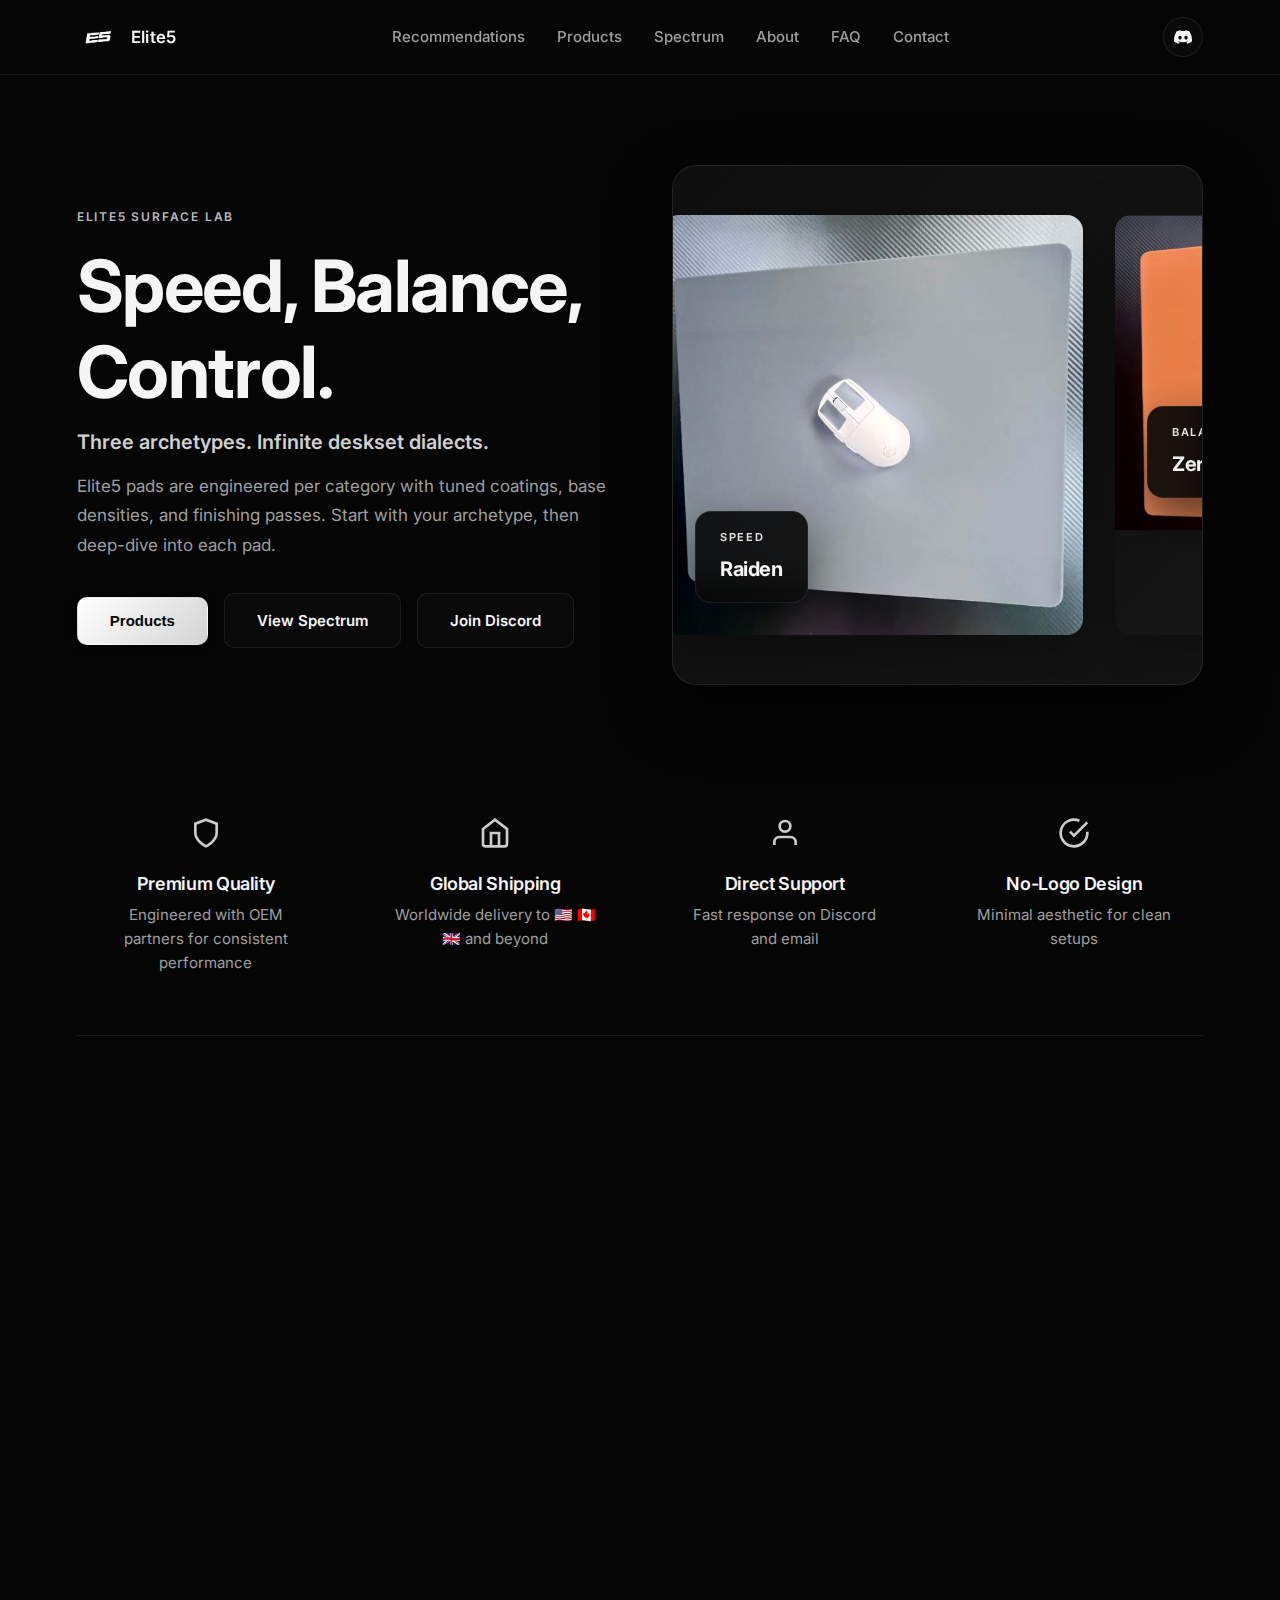
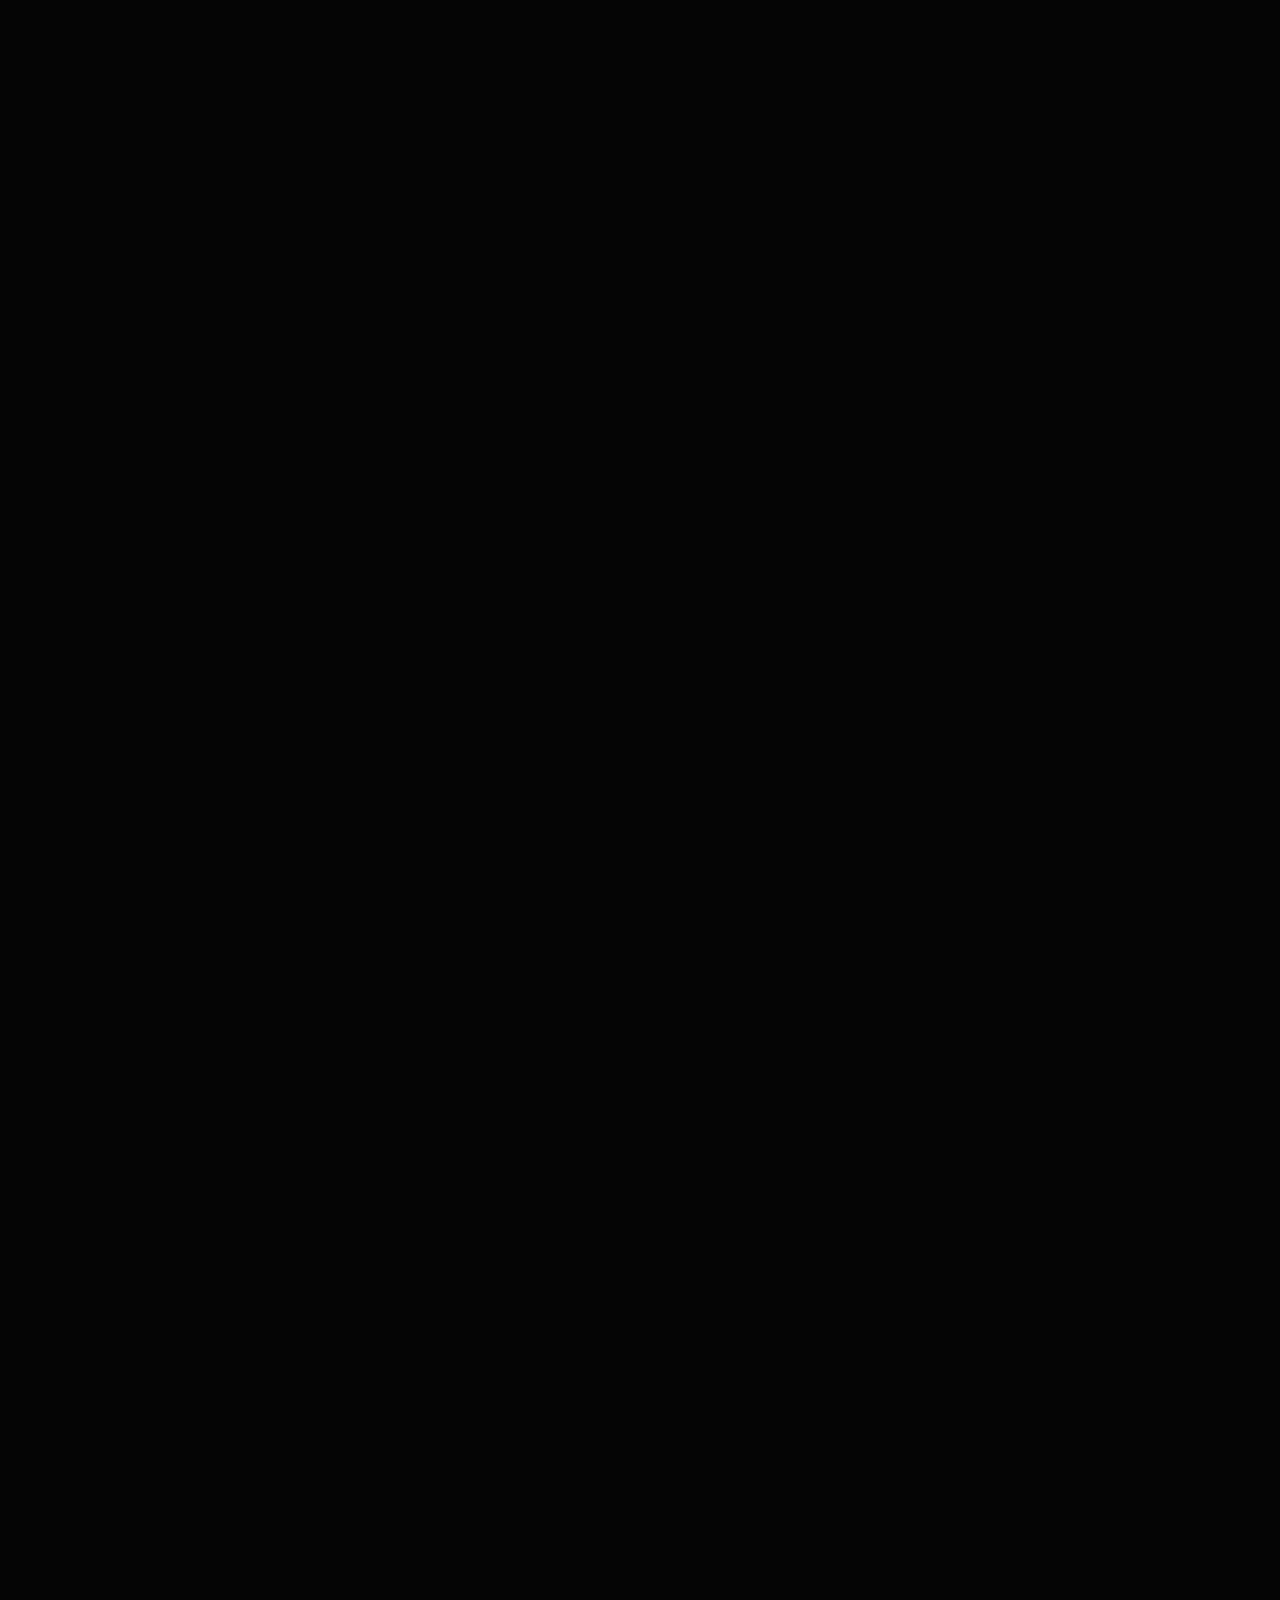
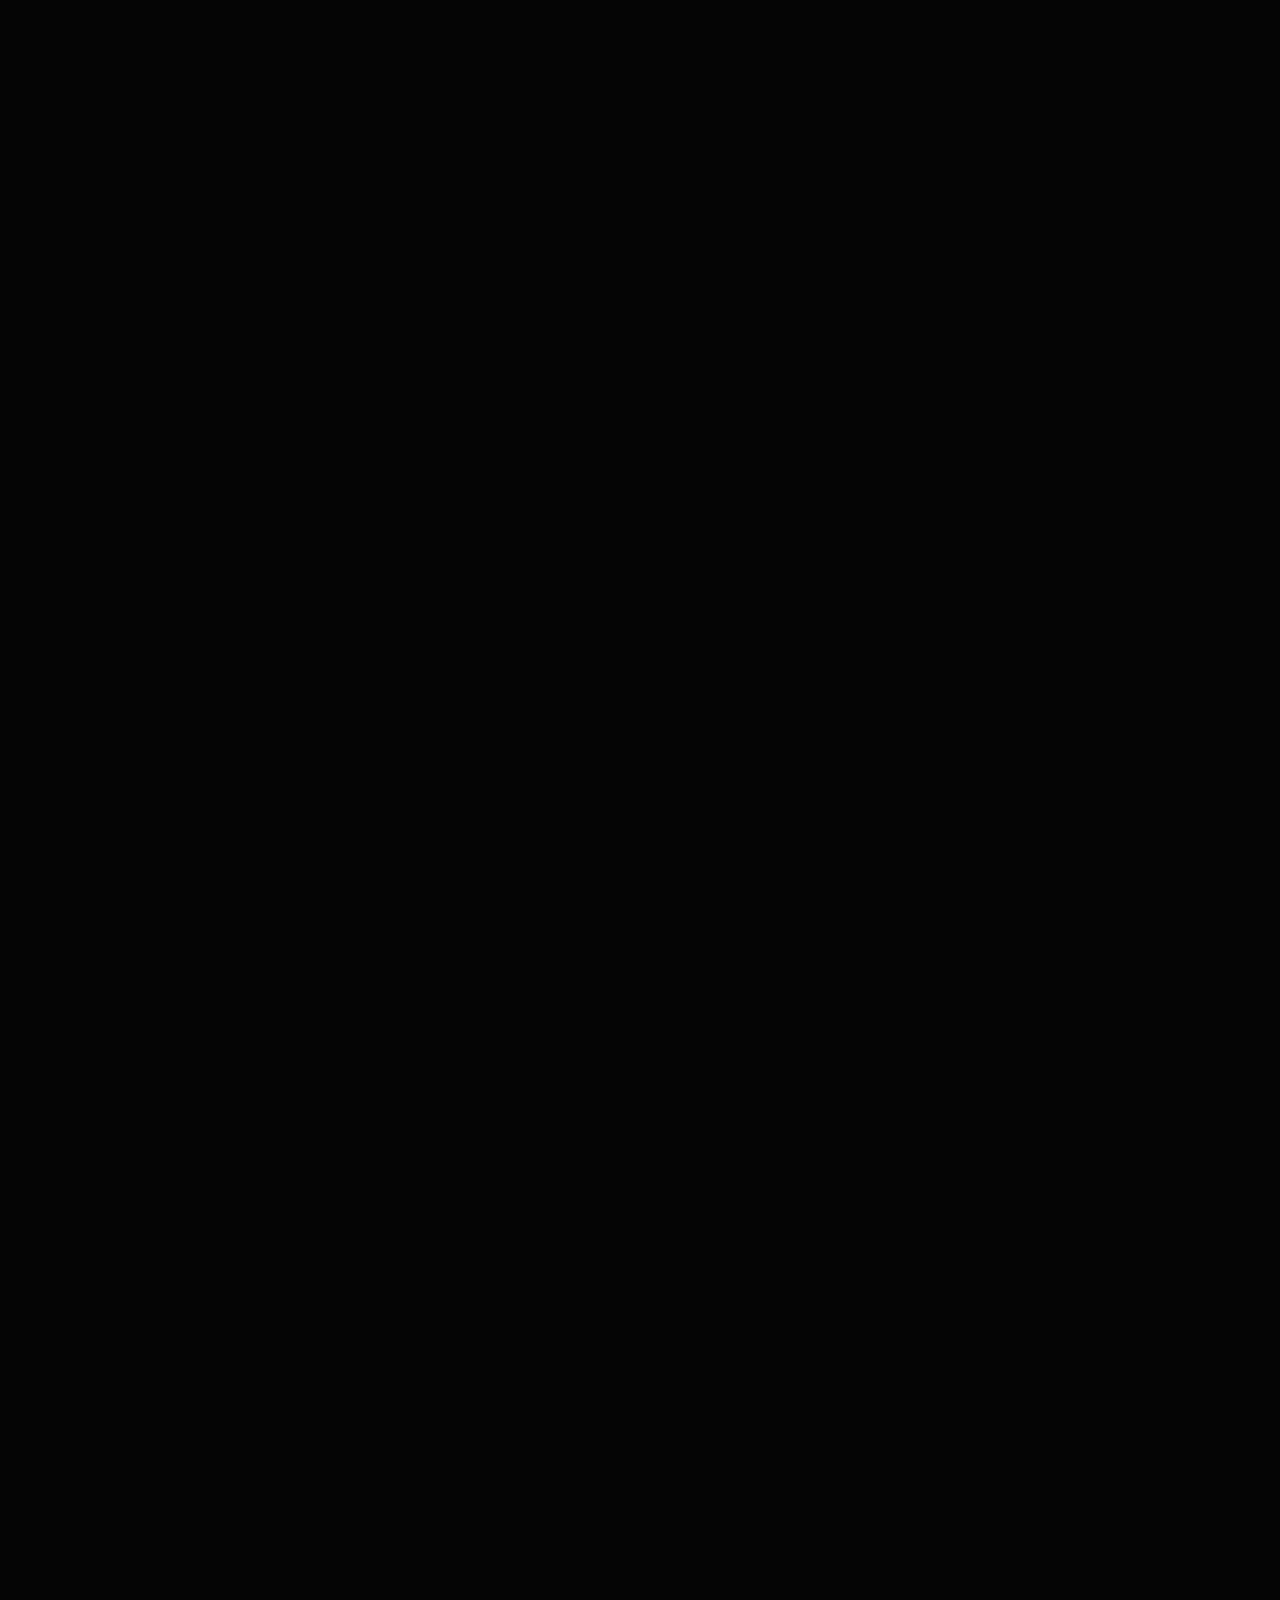
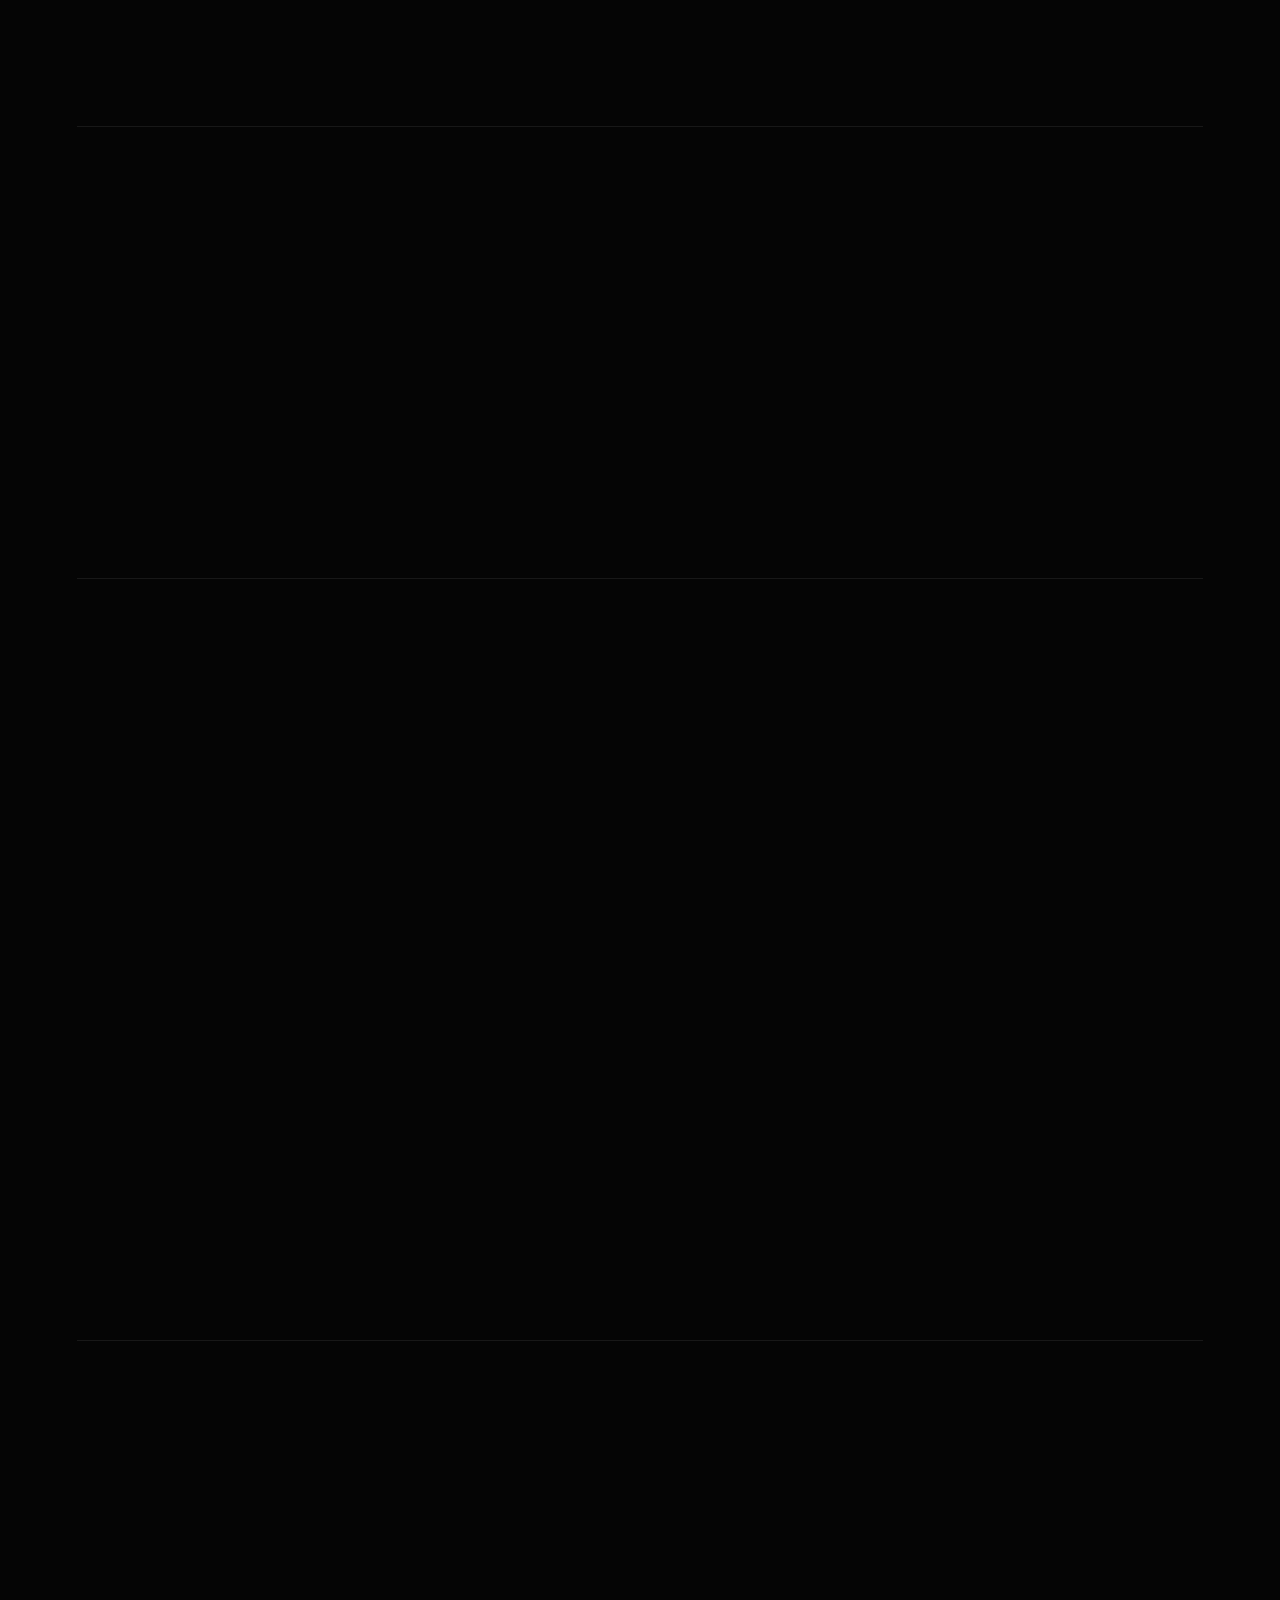
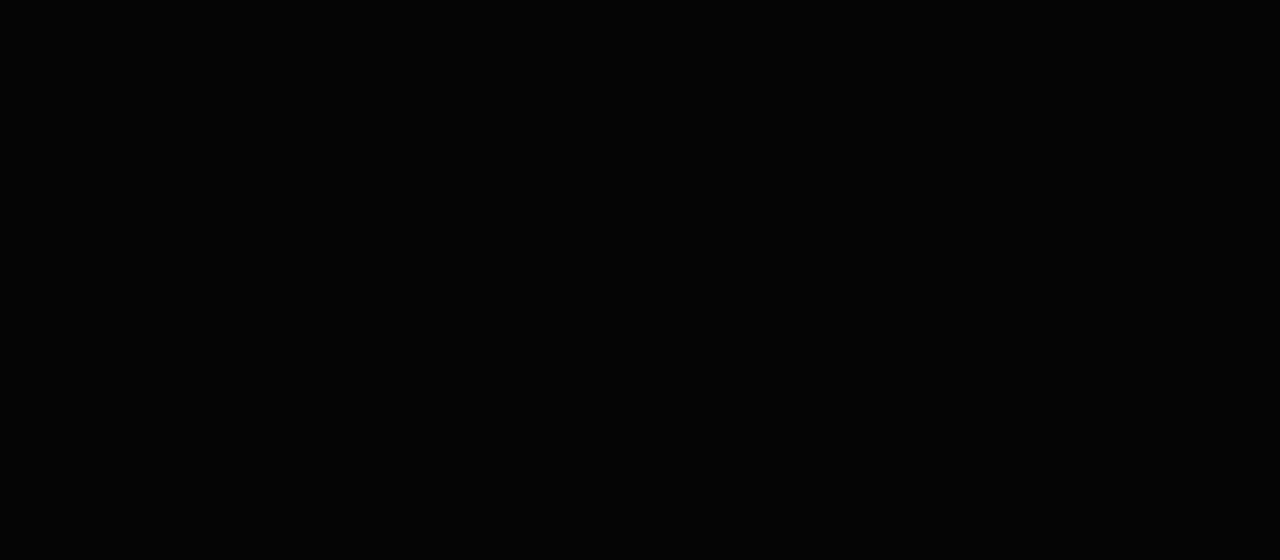
<file: index.html>
<!DOCTYPE html>
<html lang="en">
  <head>
    <meta charset="UTF-8" />
    <meta name="viewport" content="width=device-width, initial-scale=1.0, maximum-scale=1.0, user-scalable=no" />
    <title>Elite5</title>
    <meta
      name="description"
      content="Elite5 engineers boutique gaming mousepads across speed, balance, and control archetypes. Premium surfaces engineered for esports performance. Starting at $30."
    />
    <meta name="keywords" content="gaming mousepad, esports mousepad, speed pad, control pad, artisan mousepad, premium mousepad" />
    <meta name="author" content="Elite5" />
    <link rel="canonical" href="https://elite5pads.com/" />
    
    <!-- Open Graph / Facebook -->
    <meta property="og:type" content="website" />
    <meta property="og:url" content="https://elite5pads.com/" />
    <meta property="og:title" content="Elite5 Surfaces | Premium Gaming Mousepads" />
    <meta property="og:description" content="Boutique mousepads engineered for speed, balance, and control. Premium surfaces for competitive gamers." />
    <meta property="og:image" content="https://elite5pads.com/assets/elite5-logo-bg.jpg" />
    
    <!-- Twitter -->
    <meta property="twitter:card" content="summary_large_image" />
    <meta property="twitter:url" content="https://elite5pads.com/" />
    <meta property="twitter:title" content="Elite5 Surfaces | Premium Gaming Mousepads" />
    <meta property="twitter:description" content="Boutique mousepads engineered for speed, balance, and control." />
    <meta property="twitter:image" content="https://elite5pads.com/assets/elite5-logo-bg.jpg" />
    
    <!-- Favicon -->
    <link rel="icon" type="image/png" href="assets/elite5-logo.png" />
    <link rel="apple-touch-icon" sizes="180x180" href="assets/elite5-logo.png" />
    
    <!-- Preconnect for performance -->
    <link rel="preconnect" href="https://fonts.googleapis.com" />
    <link rel="preconnect" href="https://fonts.gstatic.com" crossorigin />
    
    <!-- Fonts with optimized loading -->
    <link
      href="https://fonts.googleapis.com/css2?family=Inter:wght@400;500;600;700&display=swap"
      rel="stylesheet"
    />
    
    <!-- Stylesheet -->
    <link rel="stylesheet" href="styles/style.css" />
    
    <!-- Structured Data for SEO -->
    <script type="application/ld+json">
    {
      "@context": "https://schema.org",
      "@type": "Organization",
      "name": "Elite5",
      "url": "https://elite5pads.com",
      "logo": "https://elite5pads.com/assets/elite5-logo.png",
      "description": "Premium gaming mousepad manufacturer",
      "contactPoint": {
        "@type": "ContactPoint",
        "email": "contact@elite5pads.com",
        "contactType": "Customer Service"
      },
      "sameAs": [
        "https://discord.gg/pfEfK8AxvQ"
      ]
    }
    </script>
    
    <!-- Main Script -->
    <script defer src="scripts/main.js"></script>
  </head>
  <body data-page="home" data-base="./">
    <!-- Skip Navigation for Accessibility -->
    <a href="#main-content" class="skip-link">Skip to main content</a>
    
    <header class="site-header reveal" role="banner">
      <a href="index.html" class="brand mark">
        <img src="assets/elite5-logo.png" alt="Elite5 logo" />
        <span>Elite5</span>
      </a>
      <nav class="site-nav" aria-label="Main navigation">
        <a href="#categories" aria-label="View category recommendations">Recommendations</a>
        <a href="#gallery" aria-label="Browse our mousepad gallery">Products</a>
        <a href="spectrum.html" aria-label="View the mousepad spectrum">Spectrum</a>
        <a href="#about" aria-label="Learn about Elite5">About</a>
        <a href="#faq" aria-label="Frequently asked questions">FAQ</a>
        <a href="#contact" aria-label="Contact us">Contact</a>
      </nav>
      <a class="discord-pill" href="https://discord.gg/pfEfK8AxvQ" target="_blank" rel="noreferrer" aria-label="Join our Discord server">
        <svg width="20" height="20" viewBox="0 0 71 55" fill="currentColor" xmlns="http://www.w3.org/2000/svg">
          <path d="M60.1045 4.8978C55.5792 2.8214 50.7265 1.2916 45.6527 0.41542C45.5603 0.39851 45.468 0.440769 45.4204 0.525289C44.7963 1.6353 44.105 3.0834 43.6209 4.2216C38.1637 3.4046 32.7345 3.4046 27.3892 4.2216C26.905 3.0581 26.1886 1.6353 25.5617 0.525289C25.5141 0.443589 25.4218 0.40133 25.3294 0.41542C20.2584 1.2888 15.4057 2.8186 10.8776 4.8978C10.8384 4.9147 10.8048 4.9429 10.7825 4.9795C1.57795 18.7309 -0.943561 32.1443 0.293408 45.3914C0.299005 45.4562 0.335386 45.5182 0.385761 45.5576C6.45866 50.0174 12.3413 52.7249 18.1147 54.5195C18.2071 54.5477 18.305 54.5139 18.3638 54.4378C19.7295 52.5728 20.9469 50.6063 21.9907 48.5383C22.0523 48.4172 21.9935 48.2735 21.8676 48.2256C19.9366 47.4931 18.0979 46.6 16.3292 45.5858C16.1893 45.5041 16.1781 45.304 16.3068 45.2082C16.679 44.9293 17.0513 44.6391 17.4067 44.3461C17.471 44.2926 17.5606 44.2813 17.6362 44.3151C29.2558 49.6202 41.8354 49.6202 53.3179 44.3151C53.3935 44.2785 53.4831 44.2898 53.5502 44.3433C53.9057 44.6363 54.2779 44.9293 54.6529 45.2082C54.7816 45.304 54.7732 45.5041 54.6333 45.5858C52.8646 46.6197 51.0259 47.4931 49.0921 48.2228C48.9662 48.2707 48.9102 48.4172 48.9718 48.5383C50.038 50.6034 51.2554 52.5699 52.5959 54.435C52.6519 54.5139 52.7526 54.5477 52.845 54.5195C58.6464 52.7249 64.529 50.0174 70.6019 45.5576C70.6551 45.5182 70.6887 45.459 70.6943 45.3942C72.1747 30.0791 68.2147 16.7757 60.1968 4.9823C60.1772 4.9429 60.1437 4.9147 60.1045 4.8978ZM23.7259 37.3253C20.2276 37.3253 17.3451 34.1136 17.3451 30.1693C17.3451 26.225 20.1717 23.0133 23.7259 23.0133C27.308 23.0133 30.1626 26.2532 30.1066 30.1693C30.1066 34.1136 27.28 37.3253 23.7259 37.3253ZM47.3178 37.3253C43.8196 37.3253 40.9371 34.1136 40.9371 30.1693C40.9371 26.225 43.7636 23.0133 47.3178 23.0133C50.9 23.0133 53.7545 26.2532 53.6986 30.1693C53.6986 34.1136 50.9 37.3253 47.3178 37.3253Z"/>
        </svg>
      </a>
    </header>

    <main id="main-content" role="main">
      <section id="hero" class="hero" aria-label="Elite5 introduction">
        <div class="hero-content reveal">
          <p class="eyebrow">Elite5 Surface Lab</p>
          <h1>Speed, Balance, Control.</h1>
          <p class="tagline">Three archetypes. Infinite deskset dialects.</p>
          <p class="summary">
            Elite5 pads are engineered per category with tuned coatings, base densities, and finishing passes. Start with
            your archetype, then deep-dive into each pad.
          </p>
          <div class="hero-ctas">
            <button class="btn primary" id="explore-pads-btn">Products</button>
            <a class="btn ghost" href="spectrum.html">View Spectrum</a>
            <a class="btn ghost" href="https://discord.gg/pfEfK8AxvQ" target="_blank" rel="noreferrer">Join Discord</a>
          </div>
        </div>
        <div class="hero-visual reveal" aria-hidden="true">
          <div class="hero-scroll" id="hero-scroll" role="list"></div>
        </div>
      </section>

      <!-- Trust Signals -->
      <section class="trust-signals" aria-label="Why choose Elite5">
        <div class="trust-grid reveal">
          <div class="trust-item">
            <svg class="trust-icon" width="24" height="24" viewBox="0 0 24 24" fill="none" stroke="currentColor" stroke-width="2">
              <path d="M12 22s8-4 8-10V5l-8-3-8 3v7c0 6 8 10 8 10z"/>
            </svg>
            <h3>Premium Quality</h3>
            <p>Engineered with OEM partners for consistent performance</p>
          </div>
          <div class="trust-item">
            <svg class="trust-icon" width="24" height="24" viewBox="0 0 24 24" fill="none" stroke="currentColor" stroke-width="2">
              <path d="M3 9l9-7 9 7v11a2 2 0 0 1-2 2H5a2 2 0 0 1-2-2z"/>
              <polyline points="9 22 9 12 15 12 15 22"/>
            </svg>
            <h3>Global Shipping</h3>
            <p>Worldwide delivery to 🇺🇸 🇨🇦 🇬🇧 and beyond</p>
          </div>
          <div class="trust-item">
            <svg class="trust-icon" width="24" height="24" viewBox="0 0 24 24" fill="none" stroke="currentColor" stroke-width="2">
              <path d="M20 21v-2a4 4 0 0 0-4-4H8a4 4 0 0 0-4 4v2"/>
              <circle cx="12" cy="7" r="4"/>
            </svg>
            <h3>Direct Support</h3>
            <p>Fast response on Discord and email</p>
          </div>
          <div class="trust-item">
            <svg class="trust-icon" width="24" height="24" viewBox="0 0 24 24" fill="none" stroke="currentColor" stroke-width="2">
              <path d="M22 11.08V12a10 10 0 1 1-5.93-9.14"/>
              <polyline points="22 4 12 14.01 9 11.01"/>
            </svg>
            <h3>No-Logo Design</h3>
            <p>Minimal aesthetic for clean setups</p>
          </div>
        </div>
      </section>

      <section id="categories" class="categories" aria-label="Elite5 pad categories">
        <div class="section-heading reveal">
          <p class="eyebrow">Choose your archetype</p>
          <h2>Recommendations for each archetype that open each collection.</h2>
          <p>Tap into the category that fits your play.</p>
        </div>
        <div class="category-grid" id="category-grid" role="list"></div>
      </section>

      <!-- Elite5 Pad Matcher -->
      <section id="pad-matcher" class="pad-matcher-section" aria-label="Find your Elite5 match">
        <div class="section-heading reveal">
          <p class="eyebrow">Find your match</p>
          <h2>Discover your Elite5 alternative.</h2>
          <p>Tell us your current pad and we'll recommend the closest Elite5 match.</p>
        </div>
        
        <div class="matcher-tool reveal">
          <div class="matcher-input">
            <label for="current-pad">What mousepad are you using?</label>
            <div class="input-wrapper">
              <input 
                type="text" 
                id="current-pad" 
                placeholder="e.g., G640, GSR, Zero"
                autocomplete="off"
              />
              <div id="suggestions" class="suggestions-list" style="display: none;"></div>
            </div>
          </div>
          
          <div id="match-result" class="match-result" style="display: none;"></div>
        </div>
      </section>

      <section id="gallery" class="products" aria-label="Elite5 gallery">
        <div class="section-heading reveal">
          <p class="eyebrow">Gallery</p>
          <h2>High performance, one tap away.</h2>
          <p>Explore our collection to see pictures and specifications.</p>
        </div>
        
        <!-- Category Filter Buttons -->
        <div class="category-filter-buttons reveal">
          <button class="filter-btn active" data-category="all">All Products</button>
          <button class="filter-btn" data-category="speed">Speed</button>
          <button class="filter-btn" data-category="balance">Balance</button>
          <button class="filter-btn" data-category="control">Control</button>
          <button class="filter-btn" data-category="accessories">Accessories</button>
        </div>
        
        <div class="product-grid" id="gallery-grid" role="list"></div>
        
        <!-- No Results Message -->
        <div id="no-results" class="no-results" style="display: none;" role="status">
          <p>No products found matching your filters. Try adjusting your search.</p>
        </div>
      </section>

      <section id="about" class="about" aria-label="About Elite5">
        <div class="section-heading reveal">
          <p class="eyebrow">About Elite5</p>
          <h2>Minimal visuals. Max performance.</h2>
        </div>
        <p class="reveal">
          Elite5 is an independent surface studio building custom pads with OEM partners in China. Every release starts
          with glide targets—not logos—so we obsess over weave density, edge finishes, and base compression. That means a
          premium pad that vanishes visually yet stays dialed under pressure.
        </p>
      </section>

      <section id="faq" class="faq" aria-label="Frequently asked questions">
        <div class="section-heading reveal">
          <p class="eyebrow">FAQ</p>
          <h2>Answers before you order.</h2>
        </div>
        <div class="faq-accordion" role="list">
          <details class="faq-item reveal" role="listitem">
            <summary class="faq-question" role="button" aria-expanded="false">
              <span>Q1: Are these pads made by you?</span>
              <svg class="faq-icon" width="20" height="20" viewBox="0 0 24 24" fill="none" stroke="currentColor" stroke-width="2">
                <polyline points="6 9 12 15 18 9"/>
              </svg>
            </summary>
            <div class="faq-answer">
              <p>
                Yes! I designed and produced them myself, working directly with OEM manufacturers to fine-tune the surface
                and base combinations.
              </p>
            </div>
          </details>
          
          <details class="faq-item reveal" role="listitem">
            <summary class="faq-question" role="button" aria-expanded="false">
              <span>Q2: What makes your pads different?</span>
              <svg class="faq-icon" width="20" height="20" viewBox="0 0 24 24" fill="none" stroke="currentColor" stroke-width="2">
                <polyline points="6 9 12 15 18 9"/>
              </svg>
            </summary>
            <div class="faq-answer">
              <p>
                I focus on clean, no-logo designs and balanced performance. The goal is a premium feel without loud
                branding—perfect for minimal setups.
              </p>
            </div>
          </details>
          
          <details class="faq-item reveal" role="listitem">
            <summary class="faq-question" role="button" aria-expanded="false">
              <span>Q3: Can you ship to my country?</span>
              <svg class="faq-icon" width="20" height="20" viewBox="0 0 24 24" fill="none" stroke="currentColor" stroke-width="2">
                <polyline points="6 9 12 15 18 9"/>
              </svg>
            </summary>
            <div class="faq-answer">
              <p>
                Most likely yes! We ship from China to hubs in 🇺🇸 / 🇨🇦 / 🇬🇧 and handle other regions via air or railway. DM
                me your location and I'll check the exact cost.
              </p>
            </div>
          </details>
          
          <details class="faq-item reveal" role="listitem">
            <summary class="faq-question" role="button" aria-expanded="false">
              <span>Q4: Sizing & price?</span>
              <svg class="faq-icon" width="20" height="20" viewBox="0 0 24 24" fill="none" stroke="currentColor" stroke-width="2">
                <polyline points="6 9 12 15 18 9"/>
              </svg>
            </summary>
            <div class="faq-answer">
              <p>The pads are 49×42 cm and the price is 30 USD each.</p>
            </div>
          </details>
          
          <details class="faq-item reveal" role="listitem">
            <summary class="faq-question" role="button" aria-expanded="false">
              <span>Q5: How do I order?</span>
              <svg class="faq-icon" width="20" height="20" viewBox="0 0 24 24" fill="none" stroke="currentColor" stroke-width="2">
                <polyline points="6 9 12 15 18 9"/>
              </svg>
            </summary>
            <div class="faq-answer">
              <p>Just DM me on Discord—I'll reply as soon as possible.</p>
            </div>
          </details>
        </div>
      </section>

      <section id="contact" class="contact" aria-label="Contact Elite5">
        <div class="section-heading reveal">
          <p class="eyebrow">Contact</p>
          <h2>Discord or direct mail.</h2>
          <p>Request private batches, OEM collaborations, or international shipping through our core channels.</p>
        </div>
        <div class="contact-actions">
          <a class="contact-card reveal" href="https://discord.gg/pfEfK8AxvQ" target="_blank" rel="noreferrer">
            <span class="label">Discord</span>
            <span class="value">discord.gg/pfEfK8AxvQ</span>
            <span class="hint">Live inventory & technotes</span>
          </a>
          <a class="contact-card reveal" href="mailto:contact@elite5pads.com">
            <span class="label">Email</span>
            <span class="value">contact@elite5pads.com</span>
            <span class="hint">Custom builds & wholesale</span>
          </a>
        </div>
      </section>
    </main>

    <!-- Back to Top Button -->
    <button id="back-to-top" class="back-to-top" aria-label="Scroll back to top" title="Back to top">
      <svg width="20" height="20" viewBox="0 0 24 24" fill="none" stroke="currentColor" stroke-width="2">
        <polyline points="18 15 12 9 6 15"/>
      </svg>
    </button>

    <footer class="site-footer reveal" role="contentinfo">
      <div class="footer-left">
        <p>© <span id="year"></span> Elite5. Precision-crafted mousepads.</p>
        <a href="https://github.com/rishikdulipyataGH" target="_blank" rel="noreferrer" class="footer-credit">site by rishikdulipyataGH</a>
      </div>
      <div class="footer-links">
        <a href="mailto:contact@elite5pads.com">Email</a>
        <a href="https://discord.gg/pfEfK8AxvQ" target="_blank" rel="noreferrer">Discord</a>
      </div>
    </footer>
  </body>
</html>
</file>
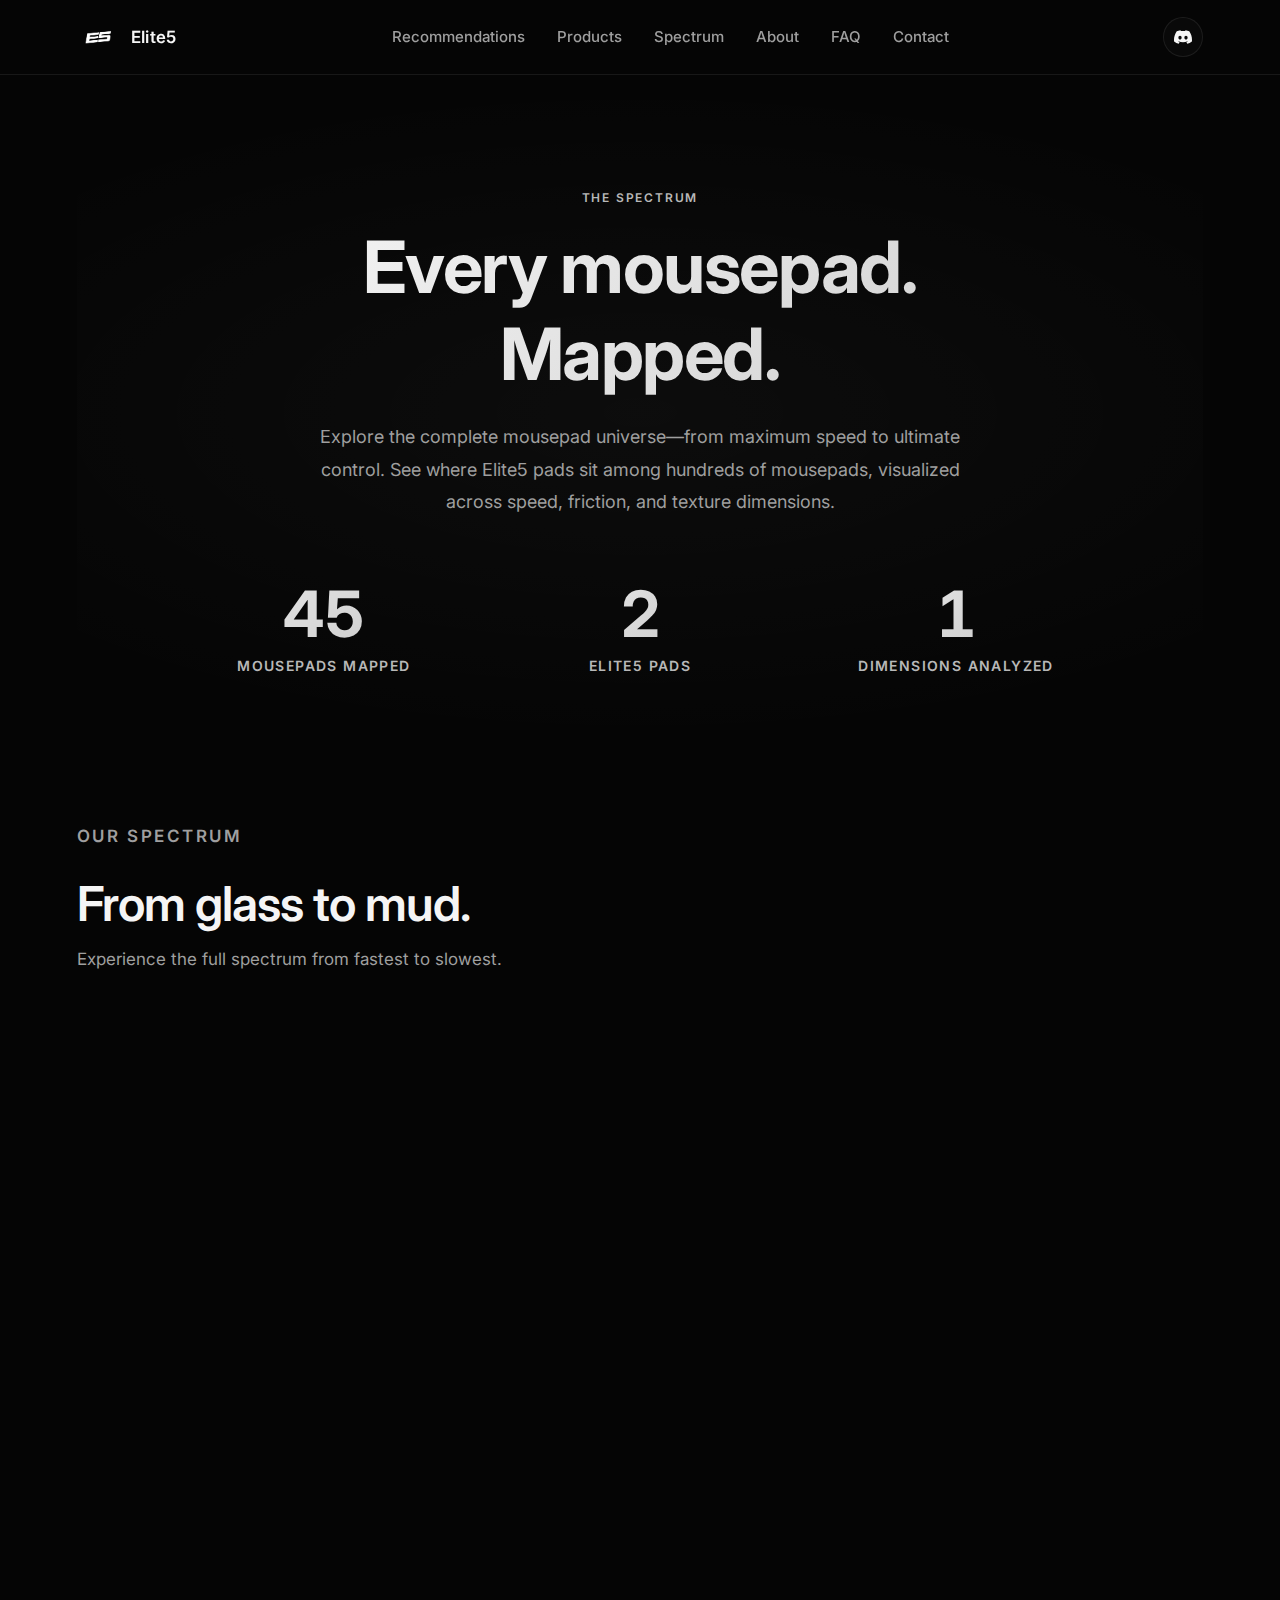
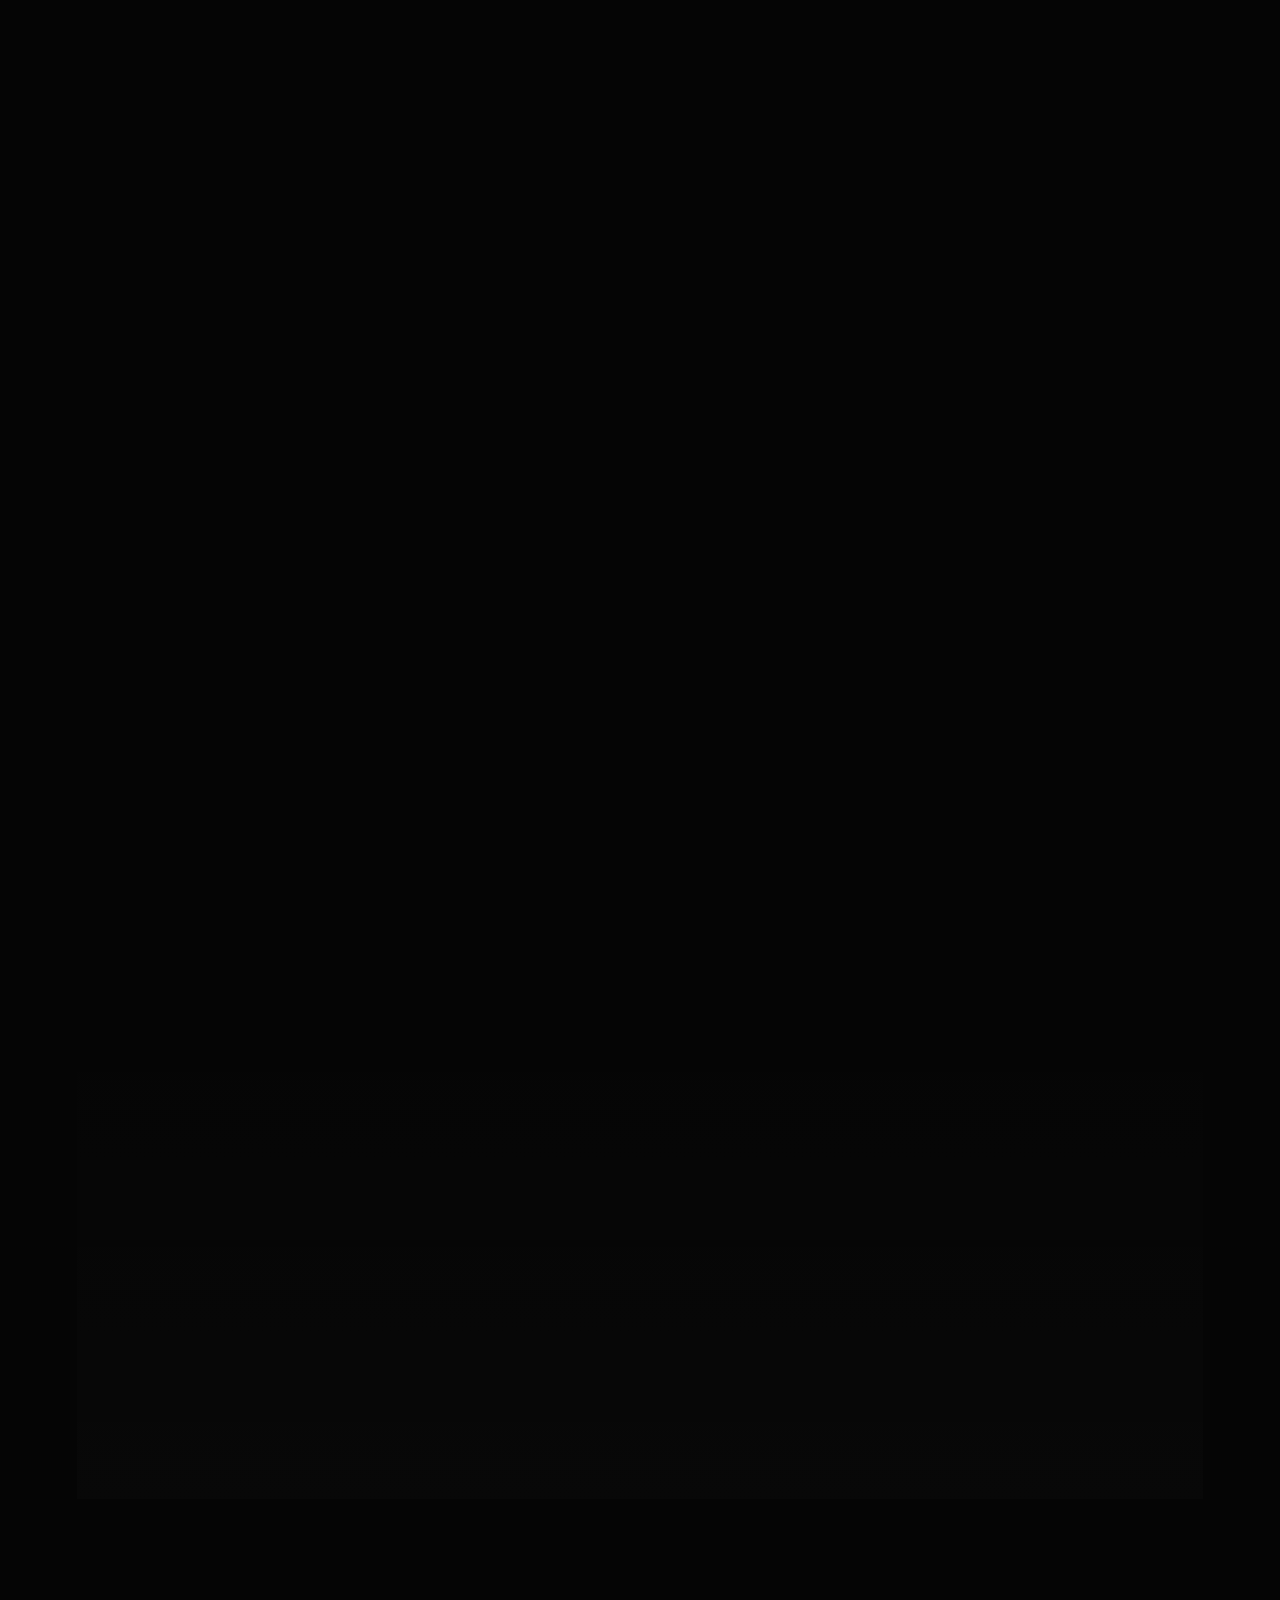
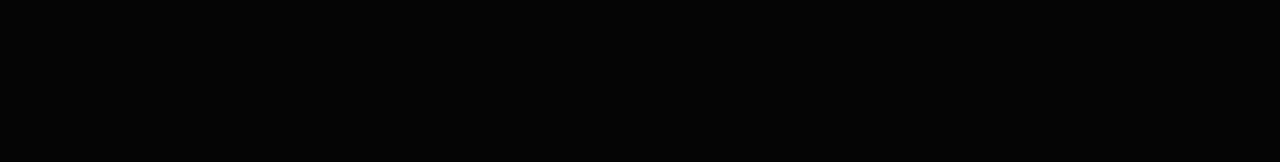
<file: spectrum.html>
<!DOCTYPE html>
<html lang="en">
  <head>
    <meta charset="UTF-8" />
    <meta name="viewport" content="width=device-width, initial-scale=1.0" />
    <title>Spectrum | Elite5</title>
    <meta name="description" content="Explore the complete Elite5 mousepad spectrum through interactive visualizations." />
    <link rel="icon" type="image/png" href="assets/elite5-logo.png" />
    <link rel="preconnect" href="https://fonts.googleapis.com" />
    <link rel="preconnect" href="https://fonts.gstatic.com" crossorigin />
    <link href="https://fonts.googleapis.com/css2?family=Inter:wght@400;500;600;700&display=swap" rel="stylesheet" />
    <link rel="stylesheet" href="styles/style.css" />
    <link rel="stylesheet" href="styles/spectrum.css" />
    <script defer src="scripts/main.js"></script>
    <script defer src="scripts/spectrum.js"></script>
  </head>
  <body data-page="spectrum" data-base="./">
    <header class="site-header reveal">
      <a href="index.html" class="brand mark">
        <img src="assets/elite5-logo.png" alt="Elite5 logo" />
        <span>Elite5</span>
      </a>
      <nav class="site-nav">
        <a href="index.html#categories">Recommendations</a>
        <a href="index.html#gallery">Products</a>
        <a href="spectrum.html">Spectrum</a>
        <a href="index.html#about">About</a>
        <a href="index.html#faq">FAQ</a>
        <a href="index.html#contact">Contact</a>
      </nav>
      <a class="discord-pill" href="https://discord.gg/pfEfK8AxvQ" target="_blank" rel="noreferrer">
        <svg width="20" height="20" viewBox="0 0 71 55" fill="currentColor" xmlns="http://www.w3.org/2000/svg">
          <path d="M60.1045 4.8978C55.5792 2.8214 50.7265 1.2916 45.6527 0.41542C45.5603 0.39851 45.468 0.440769 45.4204 0.525289C44.7963 1.6353 44.105 3.0834 43.6209 4.2216C38.1637 3.4046 32.7345 3.4046 27.3892 4.2216C26.905 3.0581 26.1886 1.6353 25.5617 0.525289C25.5141 0.443589 25.4218 0.40133 25.3294 0.41542C20.2584 1.2888 15.4057 2.8186 10.8776 4.8978C10.8384 4.9147 10.8048 4.9429 10.7825 4.9795C1.57795 18.7309 -0.943561 32.1443 0.293408 45.3914C0.299005 45.4562 0.335386 45.5182 0.385761 45.5576C6.45866 50.0174 12.3413 52.7249 18.1147 54.5195C18.2071 54.5477 18.305 54.5139 18.3638 54.4378C19.7295 52.5728 20.9469 50.6063 21.9907 48.5383C22.0523 48.4172 21.9935 48.2735 21.8676 48.2256C19.9366 47.4931 18.0979 46.6 16.3292 45.5858C16.1893 45.5041 16.1781 45.304 16.3068 45.2082C16.679 44.9293 17.0513 44.6391 17.4067 44.3461C17.471 44.2926 17.5606 44.2813 17.6362 44.3151C29.2558 49.6202 41.8354 49.6202 53.3179 44.3151C53.3935 44.2785 53.4831 44.2898 53.5502 44.3433C53.9057 44.6363 54.2779 44.9293 54.6529 45.2082C54.7816 45.304 54.7732 45.5041 54.6333 45.5858C52.8646 46.6197 51.0259 47.4931 49.0921 48.2228C48.9662 48.2707 48.9102 48.4172 48.9718 48.5383C50.038 50.6034 51.2554 52.5699 52.5959 54.435C52.6519 54.5139 52.7526 54.5477 52.845 54.5195C58.6464 52.7249 64.529 50.0174 70.6019 45.5576C70.6551 45.5182 70.6887 45.459 70.6943 45.3942C72.1747 30.0791 68.2147 16.7757 60.1968 4.9823C60.1772 4.9429 60.1437 4.9147 60.1045 4.8978ZM23.7259 37.3253C20.2276 37.3253 17.3451 34.1136 17.3451 30.1693C17.3451 26.225 20.1717 23.0133 23.7259 23.0133C27.308 23.0133 30.1626 26.2532 30.1066 30.1693C30.1066 34.1136 27.28 37.3253 23.7259 37.3253ZM47.3178 37.3253C43.8196 37.3253 40.9371 34.1136 40.9371 30.1693C40.9371 26.225 43.7636 23.0133 47.3178 23.0133C50.9 23.0133 53.7545 26.2532 53.6986 30.1693C53.6986 34.1136 50.9 37.3253 47.3178 37.3253Z"/>
        </svg>
      </a>
    </header>

    <main id="main-content">
      <!-- Hero -->
      <section class="spectrum-hero">
        <div class="spectrum-hero-content reveal">
          <p class="eyebrow">The Spectrum</p>
          <h1>Every mousepad. Mapped.</h1>
          <p class="hero-description">
            Explore the complete mousepad universe—from maximum speed to ultimate control. 
            See where Elite5 pads sit among hundreds of mousepads, visualized across speed, 
            friction, and texture dimensions.
          </p>
        </div>
        
        <div class="spectrum-stats reveal">
          <div class="stat-item">
            <span class="stat-number" data-target="123">0</span>
            <span class="stat-label">Mousepads Mapped</span>
          </div>
          <div class="stat-item">
            <span class="stat-number" data-target="9">0</span>
            <span class="stat-label">Elite5 Pads</span>
          </div>
          <div class="stat-item">
            <span class="stat-number" data-target="3">0</span>
            <span class="stat-label">Dimensions Analyzed</span>
          </div>
        </div>
      </section>

      <!-- Journey Through Speed -->
      <section class="speed-journey">
        <div class="section-heading reveal">
          <p class="eyebrow">Our Spectrum</p>
          <h2>From glass to mud.</h2>
          <p>Experience the full spectrum from fastest to slowest.</p>
        </div>

        <div class="journey-timeline reveal">
          <div class="timeline-marker" style="left: 2%">
            <div class="marker-dot extreme-speed"></div>
            <div class="marker-label">
              <strong>Raiden</strong>
              <span>98 Speed</span>
            </div>
          </div>

          <div class="timeline-marker" style="left: 18%">
            <div class="marker-dot extreme-speed"></div>
            <div class="marker-label">
              <strong>Shidenkai</strong>
              <span>96 Speed</span>
            </div>
          </div>

          <div class="timeline-marker" style="left: 32%">
            <div class="marker-dot high-speed"></div>
            <div class="marker-label">
              <strong>Hien</strong>
              <span>78 Speed</span>
            </div>
          </div>

          <div class="timeline-marker" style="left: 45%">
            <div class="marker-dot high-speed"></div>
            <div class="marker-label">
              <strong>Key83</strong>
              <span>75 Speed</span>
            </div>
          </div>

          <div class="timeline-marker" style="left: 58%">
            <div class="marker-dot balanced"></div>
            <div class="marker-label">
              <strong>Hayate Otsu</strong>
              <span>65 Speed</span>
            </div>
          </div>

          <div class="timeline-marker" style="left: 68%">
            <div class="marker-dot balanced"></div>
            <div class="marker-label">
              <strong>Zero</strong>
              <span>52 Speed</span>
            </div>
          </div>

          <div class="timeline-marker" style="left: 78%">
            <div class="marker-dot balanced"></div>
            <div class="marker-label">
              <strong>Saturn</strong>
              <span>48 Speed</span>
            </div>
          </div>

          <div class="timeline-marker" style="left: 92%">
            <div class="marker-dot control"></div>
            <div class="marker-label">
              <strong>Type99</strong>
              <span>12 Speed</span>
            </div>
          </div>

          <div class="timeline-rail">
            <div class="rail-gradient"></div>
            <div class="rail-labels">
              <span>Fastest</span>
              <span>Slowest</span>
            </div>
          </div>
        </div>
      </section>

      <!-- Interactive Spectrum Visualization -->
      <section class="spectrum-viz">
        <div class="section-heading reveal">
          <p class="eyebrow">Spectrum Map</p>
          <h2>The complete spectrum.</h2>
          <p>Elite5 pads highlighted in white.</p>
        </div>

        <div class="canvas-legend reveal">
          <div class="legend-header">Legend</div>
          <div class="legend-item">
            <div class="legend-dot elite5-dot"></div>
            <span>Elite5 Pads</span>
          </div>
          <div class="legend-item">
            <div class="legend-dot market-dot"></div>
            <span>Market Pads</span>
          </div>
          <div class="legend-divider"></div>
          <div class="legend-note">Hover on pad for details</div>
        </div>

        <div class="spectrum-canvas-container reveal">
          <canvas id="spectrum-canvas"></canvas>
        </div>
      </section>

      <!-- Comparison Tool -->
      <section class="spectrum-comparison">
        <div class="section-heading reveal">
          <p class="eyebrow">Comparison</p>
          <h2>Compare any two pads.</h2>
          <p>Search for mousepads to see side-by-side comparison and view them highlighted on the spectrum map above.</p>
        </div>

        <div class="comparison-tool reveal">
          <div class="comparison-inputs">
            <div class="input-group">
              <label for="compare-pad-1">Pad 1</label>
              <div class="input-wrapper">
                <input 
                  type="text" 
                  id="compare-pad-1" 
                  class="pad-input"
                  placeholder="e.g., Raiden, G640, Zero"
                  autocomplete="off"
                />
                <div id="suggestions-1" class="suggestions-list" style="display: none;"></div>
              </div>
            </div>

            <div class="vs-divider">VS</div>

            <div class="input-group">
              <label for="compare-pad-2">Pad 2</label>
              <div class="input-wrapper">
                <input 
                  type="text" 
                  id="compare-pad-2" 
                  class="pad-input"
                  placeholder="e.g., GSR, Hien, Saturn"
                  autocomplete="off"
                />
                <div id="suggestions-2" class="suggestions-list" style="display: none;"></div>
              </div>
            </div>
          </div>

          <div class="comparison-results" id="comparison-results" style="display: none;">
            <!-- Results populated by JS -->
          </div>
        </div>
      </section>
    </main>

    <!-- Back to Top Button -->
    <button id="back-to-top" class="back-to-top" aria-label="Scroll back to top" title="Back to top">
      <svg width="20" height="20" viewBox="0 0 24 24" fill="none" stroke="currentColor" stroke-width="2">
        <polyline points="18 15 12 9 6 15"/>
      </svg>
    </button>

    <footer class="site-footer reveal">
      <div class="footer-left">
        <p>© <span id="year"></span> Elite5. Precision-crafted mousepads.</p>
        <a href="https://github.com/rishikdulipyataGH" target="_blank" rel="noreferrer" class="footer-credit">site by rishikdulipyataGH</a>
      </div>
      <div class="footer-links">
        <a href="index.html">Home</a>
        <a href="mailto:contact@elite5pads.com">Email</a>
        <a href="https://discord.gg/pfEfK8AxvQ" target="_blank" rel="noreferrer">Discord</a>
      </div>
    </footer>
  </body>
</html>
</file>
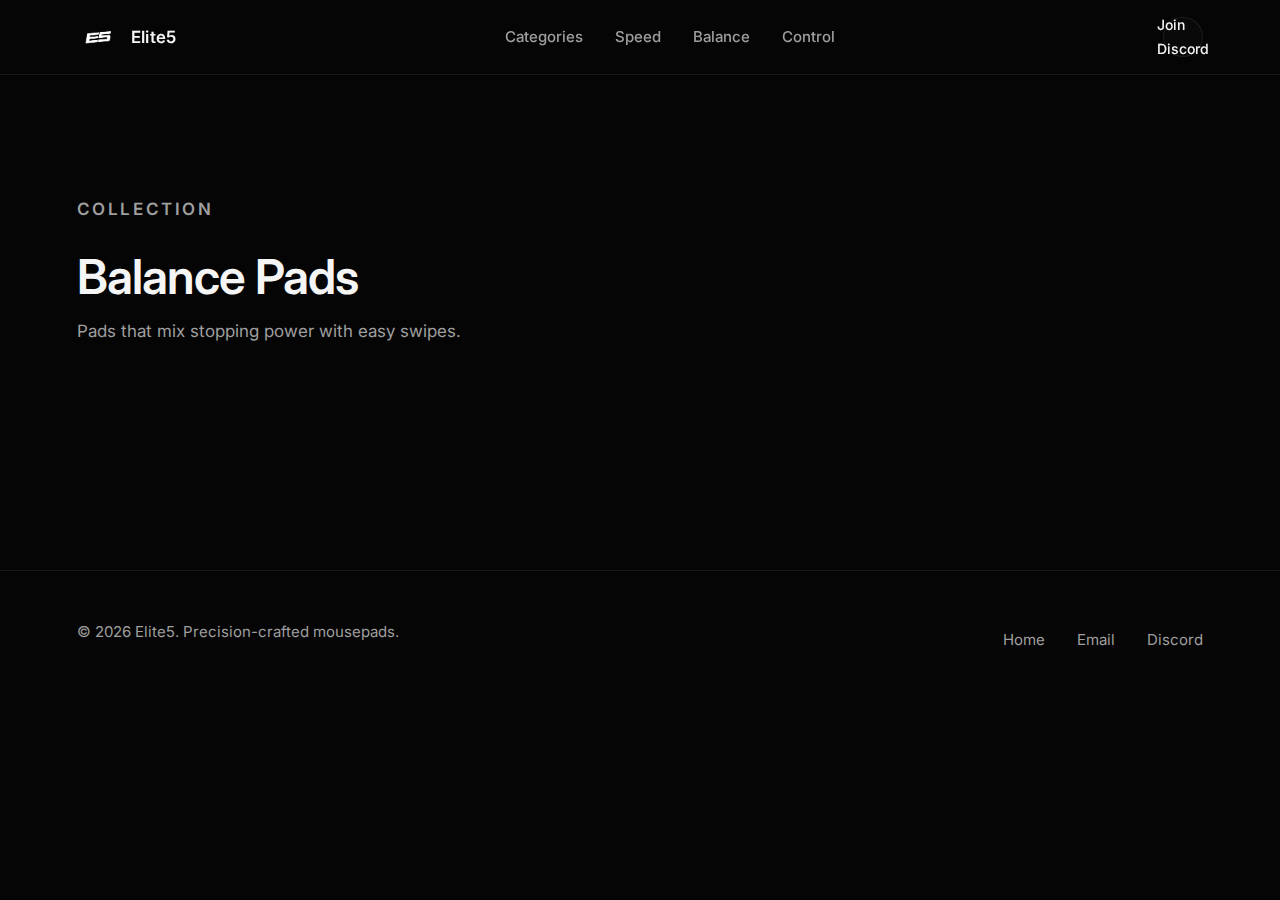
<file: categories/balance.html>
<!DOCTYPE html>
<html lang="en">
  <head>
    <meta charset="UTF-8" />
    <meta name="viewport" content="width=device-width, initial-scale=1.0" />
    <title>Elite5 Balance Pads</title>
    <meta name="description" content="Explore Elite5 balance-category mousepads tuned for versatile glide." />
    <link rel="icon" type="image/svg+xml" href="../assets/favicon.svg" />
    <link rel="preconnect" href="https://fonts.googleapis.com" />
    <link rel="preconnect" href="https://fonts.gstatic.com" crossorigin />
    <link
      href="https://fonts.googleapis.com/css2?family=Inter:wght@400;500;600&family=Playfair+Display:wght@500&display=swap"
      rel="stylesheet"
    />
    <link rel="stylesheet" href="../styles/style.css" />
    <script defer src="../scripts/main.js"></script>
  </head>
  <body data-page="category" data-category="balance" data-base="../">
    <header class="site-header">
      <a href="../index.html" class="brand mark">
        <img src="../assets/elite5-logo.png" alt="Elite5 logo" />
        <span>Elite5</span>
      </a>
      <nav class="site-nav">
        <a href="../index.html#categories">Categories</a>
        <a href="speed.html">Speed</a>
        <a href="balance.html" aria-current="page">Balance</a>
        <a href="control.html">Control</a>
      </nav>
      <a class="discord-pill" href="https://discord.gg/pfEfK8AxvQ" target="_blank" rel="noreferrer">Join Discord</a>
    </header>

    <main>
      <section class="category-hero" id="category-hero" aria-live="polite"></section>
      <section class="category-products">
        <div class="section-heading">
          <p class="eyebrow" id="category-eyebrow">Collection</p>
          <h2 id="category-title">Balance Pads</h2>
          <p id="category-description">Pads that mix stopping power with easy swipes.</p>
        </div>
        <div class="product-grid" id="category-product-grid" role="list"></div>
      </section>
    </main>

    <footer class="site-footer">
      <p>© <span id="year"></span> Elite5. Precision-crafted mousepads.</p>
      <div class="footer-links">
        <a href="../index.html">Home</a>
        <a href="mailto:contact@elite5pads.com">Email</a>
        <a href="https://discord.gg/pfEfK8AxvQ" target="_blank" rel="noreferrer">Discord</a>
      </div>
    </footer>
  </body>
</html>
</file>
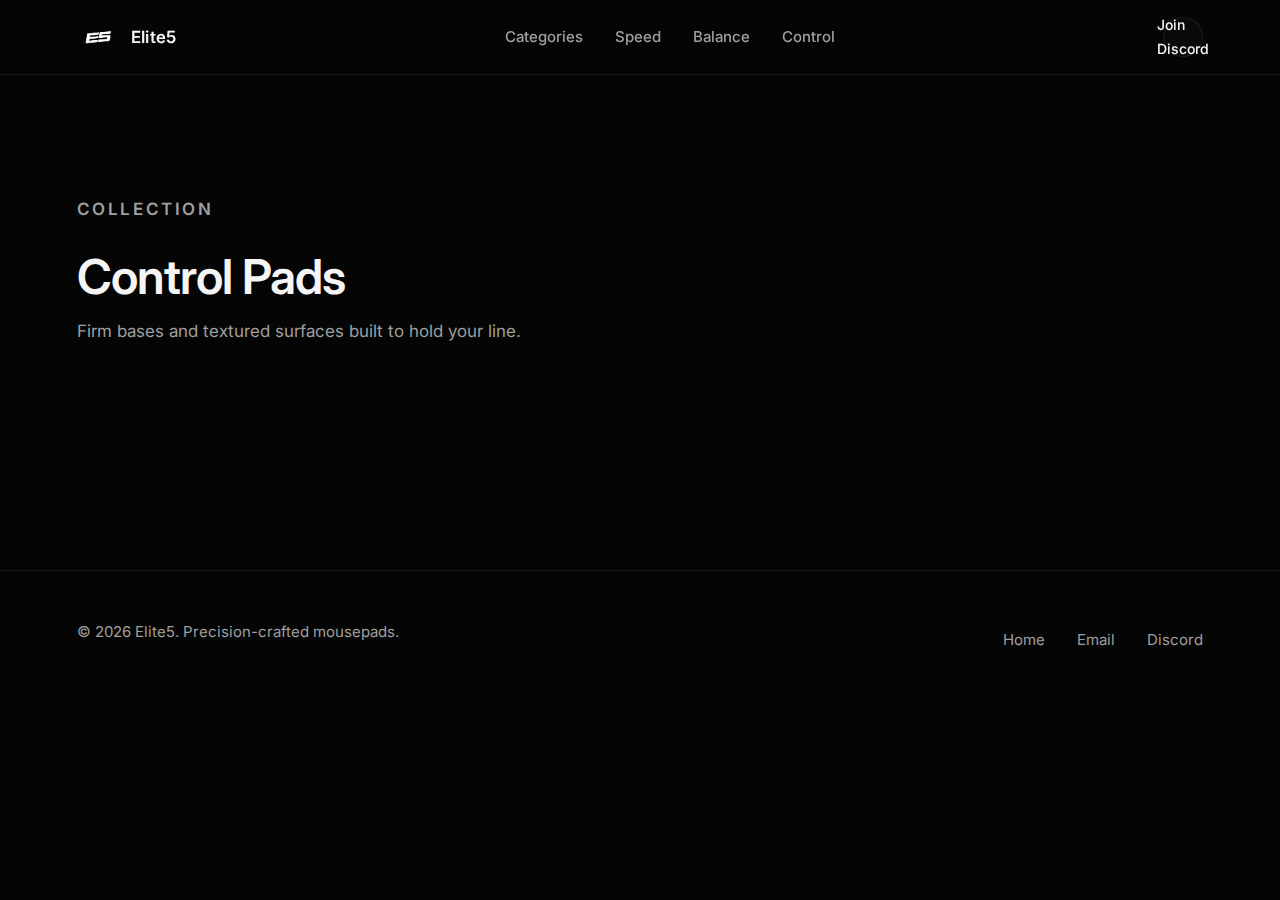
<file: categories/control.html>
<!DOCTYPE html>
<html lang="en">
  <head>
    <meta charset="UTF-8" />
    <meta name="viewport" content="width=device-width, initial-scale=1.0" />
    <title>Elite5 Control Pads</title>
    <meta name="description" content="Explore Elite5 control-category mousepads for deliberate glide and braking." />
    <link rel="icon" type="image/svg+xml" href="../assets/favicon.svg" />
    <link rel="preconnect" href="https://fonts.googleapis.com" />
    <link rel="preconnect" href="https://fonts.gstatic.com" crossorigin />
    <link
      href="https://fonts.googleapis.com/css2?family=Inter:wght@400;500;600&family=Playfair+Display:wght@500&display=swap"
      rel="stylesheet"
    />
    <link rel="stylesheet" href="../styles/style.css" />
    <script defer src="../scripts/main.js"></script>
  </head>
  <body data-page="category" data-category="control" data-base="../">
    <header class="site-header">
      <a href="../index.html" class="brand mark">
        <img src="../assets/elite5-logo.png" alt="Elite5 logo" />
        <span>Elite5</span>
      </a>
      <nav class="site-nav">
        <a href="../index.html#categories">Categories</a>
        <a href="speed.html">Speed</a>
        <a href="balance.html">Balance</a>
        <a href="control.html" aria-current="page">Control</a>
      </nav>
      <a class="discord-pill" href="https://discord.gg/pfEfK8AxvQ" target="_blank" rel="noreferrer">Join Discord</a>
    </header>

    <main>
      <section class="category-hero" id="category-hero" aria-live="polite"></section>
      <section class="category-products">
        <div class="section-heading">
          <p class="eyebrow" id="category-eyebrow">Collection</p>
          <h2 id="category-title">Control Pads</h2>
          <p id="category-description">Firm bases and textured surfaces built to hold your line.</p>
        </div>
        <div class="product-grid" id="category-product-grid" role="list"></div>
      </section>
    </main>

    <footer class="site-footer">
      <p>© <span id="year"></span> Elite5. Precision-crafted mousepads.</p>
      <div class="footer-links">
        <a href="../index.html">Home</a>
        <a href="mailto:contact@elite5pads.com">Email</a>
        <a href="https://discord.gg/pfEfK8AxvQ" target="_blank" rel="noreferrer">Discord</a>
      </div>
    </footer>
  </body>
</html>
</file>
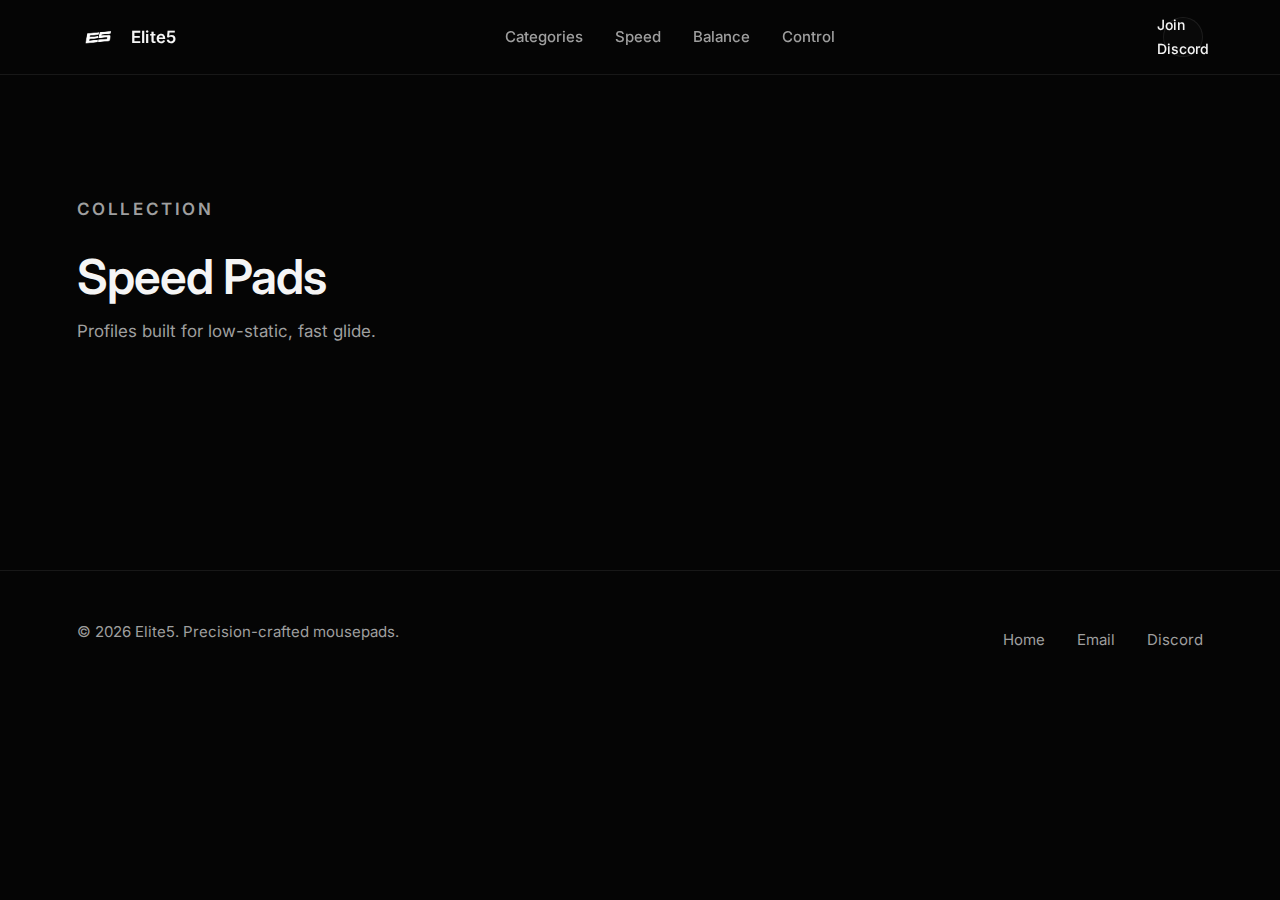
<file: categories/speed.html>
<!DOCTYPE html>
<html lang="en">
  <head>
    <meta charset="UTF-8" />
    <meta name="viewport" content="width=device-width, initial-scale=1.0" />
    <title>Elite5 Speed Pads</title>
    <meta name="description" content="Explore Elite5 speed-category mousepads engineered for fast, low-static glide." />
    <link rel="icon" type="image/svg+xml" href="../assets/favicon.svg" />
    <link rel="preconnect" href="https://fonts.googleapis.com" />
    <link rel="preconnect" href="https://fonts.gstatic.com" crossorigin />
    <link
      href="https://fonts.googleapis.com/css2?family=Inter:wght@400;500;600&family=Playfair+Display:wght@500&display=swap"
      rel="stylesheet"
    />
    <link rel="stylesheet" href="../styles/style.css" />
    <script defer src="../scripts/main.js"></script>
  </head>
  <body data-page="category" data-category="speed" data-base="../">
    <header class="site-header">
      <a href="../index.html" class="brand mark">
        <img src="../assets/elite5-logo.png" alt="Elite5 logo" />
        <span>Elite5</span>
      </a>
      <nav class="site-nav">
        <a href="../index.html#categories">Categories</a>
        <a href="speed.html" aria-current="page">Speed</a>
        <a href="balance.html">Balance</a>
        <a href="control.html">Control</a>
      </nav>
      <a class="discord-pill" href="https://discord.gg/pfEfK8AxvQ" target="_blank" rel="noreferrer">Join Discord</a>
    </header>

    <main>
      <section class="category-hero" id="category-hero" aria-live="polite"></section>
      <section class="category-products">
        <div class="section-heading">
          <p class="eyebrow" id="category-eyebrow">Collection</p>
          <h2 id="category-title">Speed Pads</h2>
          <p id="category-description">Profiles built for low-static, fast glide.</p>
        </div>
        <div class="product-grid" id="category-product-grid" role="list"></div>
      </section>
    </main>

    <footer class="site-footer">
      <p>© <span id="year"></span> Elite5. Precision-crafted mousepads.</p>
      <div class="footer-links">
        <a href="../index.html">Home</a>
        <a href="mailto:contact@elite5pads.com">Email</a>
        <a href="https://discord.gg/pfEfK8AxvQ" target="_blank" rel="noreferrer">Discord</a>
      </div>
    </footer>
  </body>
</html>
</file>
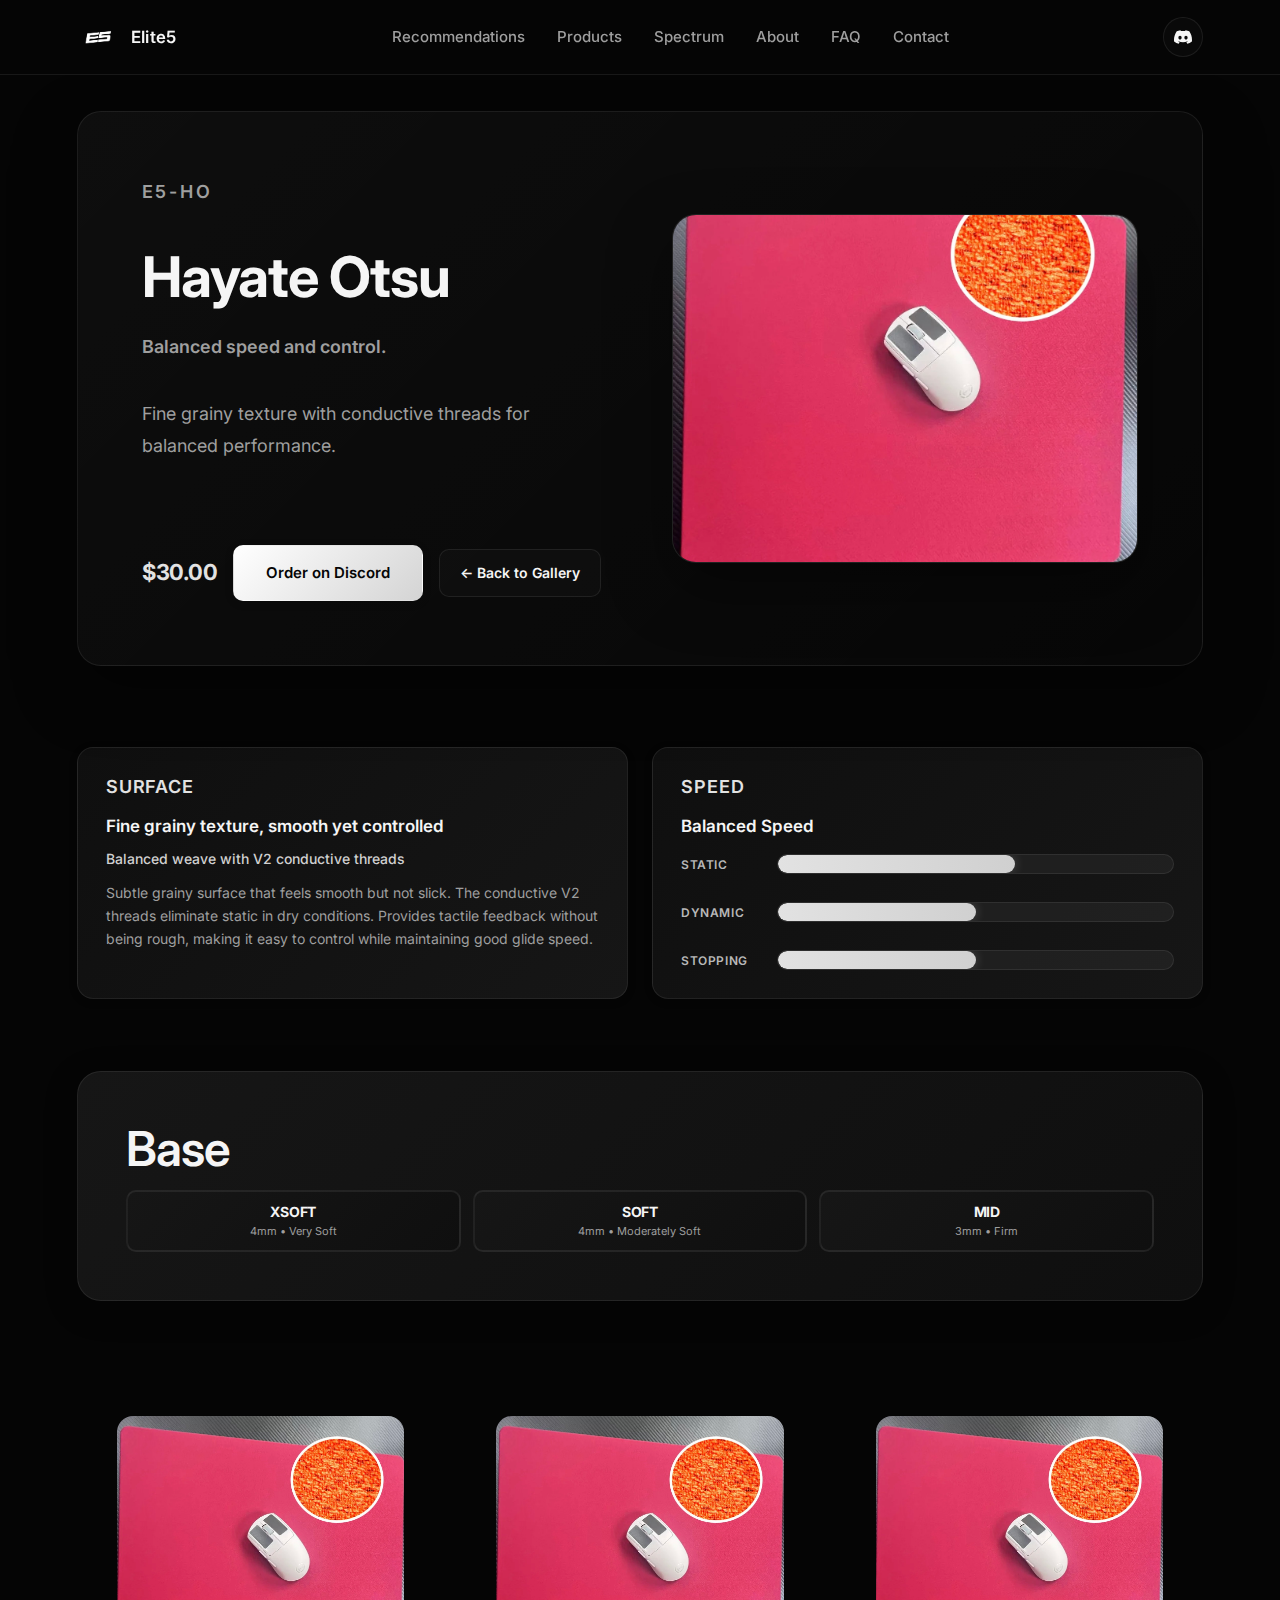
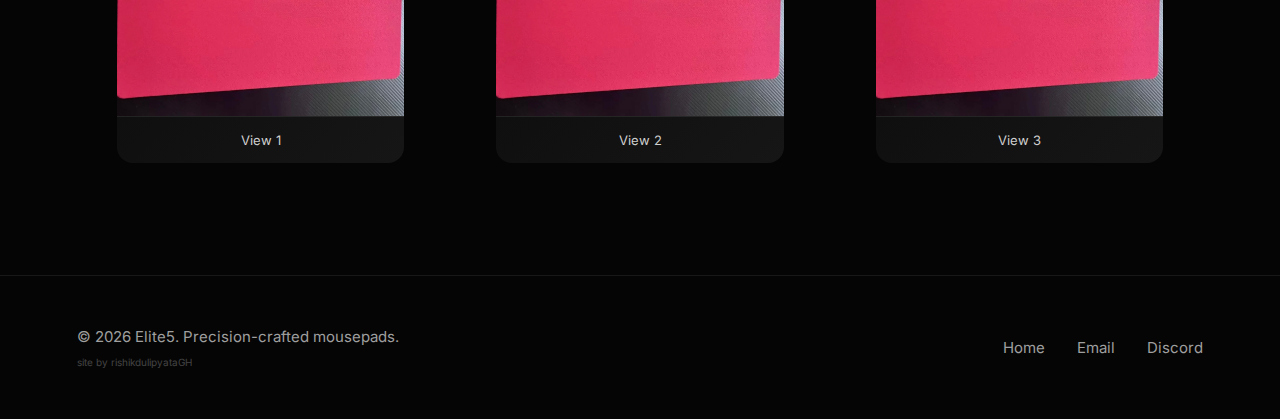
<file: products/hayate-otsu.html>
<!DOCTYPE html>
<html lang="en">
  <head>
    <meta charset="UTF-8" />
    <meta name="viewport" content="width=device-width, initial-scale=1.0" />
    <title>Hayate Otsu | Elite5</title>
    <meta name="description" content="Hayate Otsu pad detail sheet." />
    <link rel="icon" type="image/png" href="../assets/elite5-logo.png" />
    <link rel="preconnect" href="https://fonts.googleapis.com" />
    <link rel="preconnect" href="https://fonts.gstatic.com" crossorigin />
    <link
      href="https://fonts.googleapis.com/css2?family=Inter:wght@400;500;600&family=Playfair+Display:wght@500&display=swap"
      rel="stylesheet"
    />
    <link rel="stylesheet" href="../styles/style.css" />
    <script defer src="../scripts/main.js"></script>
  </head>
  <body data-page="product" data-product="hayate-otsu" data-base="../">
    <header class="site-header">
      <a href="../index.html" class="brand mark">
        <img src="../assets/elite5-logo.png" alt="Elite5 logo" />
        <span>Elite5</span>
      </a>
      <nav class="site-nav">
        <a href="../index.html#categories">Recommendations</a>
        <a href="../index.html#lineup">Products</a>
        <a href="../spectrum.html">Spectrum</a>
        <a href="../index.html#about">About</a>
        <a href="../index.html#faq">FAQ</a>
        <a href="../index.html#contact">Contact</a>
      </nav>
      <a class="discord-pill" href="https://discord.gg/pfEfK8AxvQ" target="_blank" rel="noreferrer" aria-label="Join our Discord server">
        <svg width="20" height="20" viewBox="0 0 71 55" fill="currentColor" xmlns="http://www.w3.org/2000/svg">
          <path d="M60.1045 4.8978C55.5792 2.8214 50.7265 1.2916 45.6527 0.41542C45.5603 0.39851 45.468 0.440769 45.4204 0.525289C44.7963 1.6353 44.105 3.0834 43.6209 4.2216C38.1637 3.4046 32.7345 3.4046 27.3892 4.2216C26.905 3.0581 26.1886 1.6353 25.5617 0.525289C25.5141 0.443589 25.4218 0.40133 25.3294 0.41542C20.2584 1.2888 15.4057 2.8186 10.8776 4.8978C10.8384 4.9147 10.8048 4.9429 10.7825 4.9795C1.57795 18.7309 -0.943561 32.1443 0.293408 45.3914C0.299005 45.4562 0.335386 45.5182 0.385761 45.5576C6.45866 50.0174 12.3413 52.7249 18.1147 54.5195C18.2071 54.5477 18.305 54.5139 18.3638 54.4378C19.7295 52.5728 20.9469 50.6063 21.9907 48.5383C22.0523 48.4172 21.9935 48.2735 21.8676 48.2256C19.9366 47.4931 18.0979 46.6 16.3292 45.5858C16.1893 45.5041 16.1781 45.304 16.3068 45.2082C16.679 44.9293 17.0513 44.6391 17.4067 44.3461C17.471 44.2926 17.5606 44.2813 17.6362 44.3151C29.2558 49.6202 41.8354 49.6202 53.3179 44.3151C53.3935 44.2785 53.4831 44.2898 53.5502 44.3433C53.9057 44.6363 54.2779 44.9293 54.6529 45.2082C54.7816 45.304 54.7732 45.5041 54.6333 45.5858C52.8646 46.6197 51.0259 47.4931 49.0921 48.2228C48.9662 48.2707 48.9102 48.4172 48.9718 48.5383C50.038 50.6034 51.2554 52.5699 52.5959 54.435C52.6519 54.5139 52.7526 54.5477 52.845 54.5195C58.6464 52.7249 64.529 50.0174 70.6019 45.5576C70.6551 45.5182 70.6887 45.459 70.6943 45.3942C72.1747 30.0791 68.2147 16.7757 60.1968 4.9823C60.1772 4.9429 60.1437 4.9147 60.1045 4.8978ZM23.7259 37.3253C20.2276 37.3253 17.3451 34.1136 17.3451 30.1693C17.3451 26.225 20.1717 23.0133 23.7259 23.0133C27.308 23.0133 30.1626 26.2532 30.1066 30.1693C30.1066 34.1136 27.28 37.3253 23.7259 37.3253ZM47.3178 37.3253C43.8196 37.3253 40.9371 34.1136 40.9371 30.1693C40.9371 26.225 43.7636 23.0133 47.3178 23.0133C50.9 23.0133 53.7545 26.2532 53.6986 30.1693C53.6986 34.1136 50.9 37.3253 47.3178 37.3253Z"/>
        </svg>
      </a>
    </header>

    <main>
      <section class="product-hero" id="product-hero"></section>
      <section class="product-details" aria-live="polite">
        <div id="product-summary" class="product-summary"></div>
        <div id="product-specs" class="product-specs"></div>
      </section>
      <section class="product-gallery" id="product-gallery" aria-label="Pad gallery"></section>
    </main>

    <footer class="site-footer">
      <div class="footer-left">
        <p>© <span id="year"></span> Elite5. Precision-crafted mousepads.</p>
        <a href="https://github.com/rishikdulipyataGH" target="_blank" rel="noreferrer" class="footer-credit">site by rishikdulipyataGH</a>
      </div>
      <div class="footer-links">
        <a href="../index.html">Home</a>
        <a href="mailto:contact@elite5pads.com">Email</a>
        <a href="https://discord.gg/pfEfK8AxvQ" target="_blank" rel="noreferrer">Discord</a>
      </div>
    </footer>
  </body>
</html>
</file>
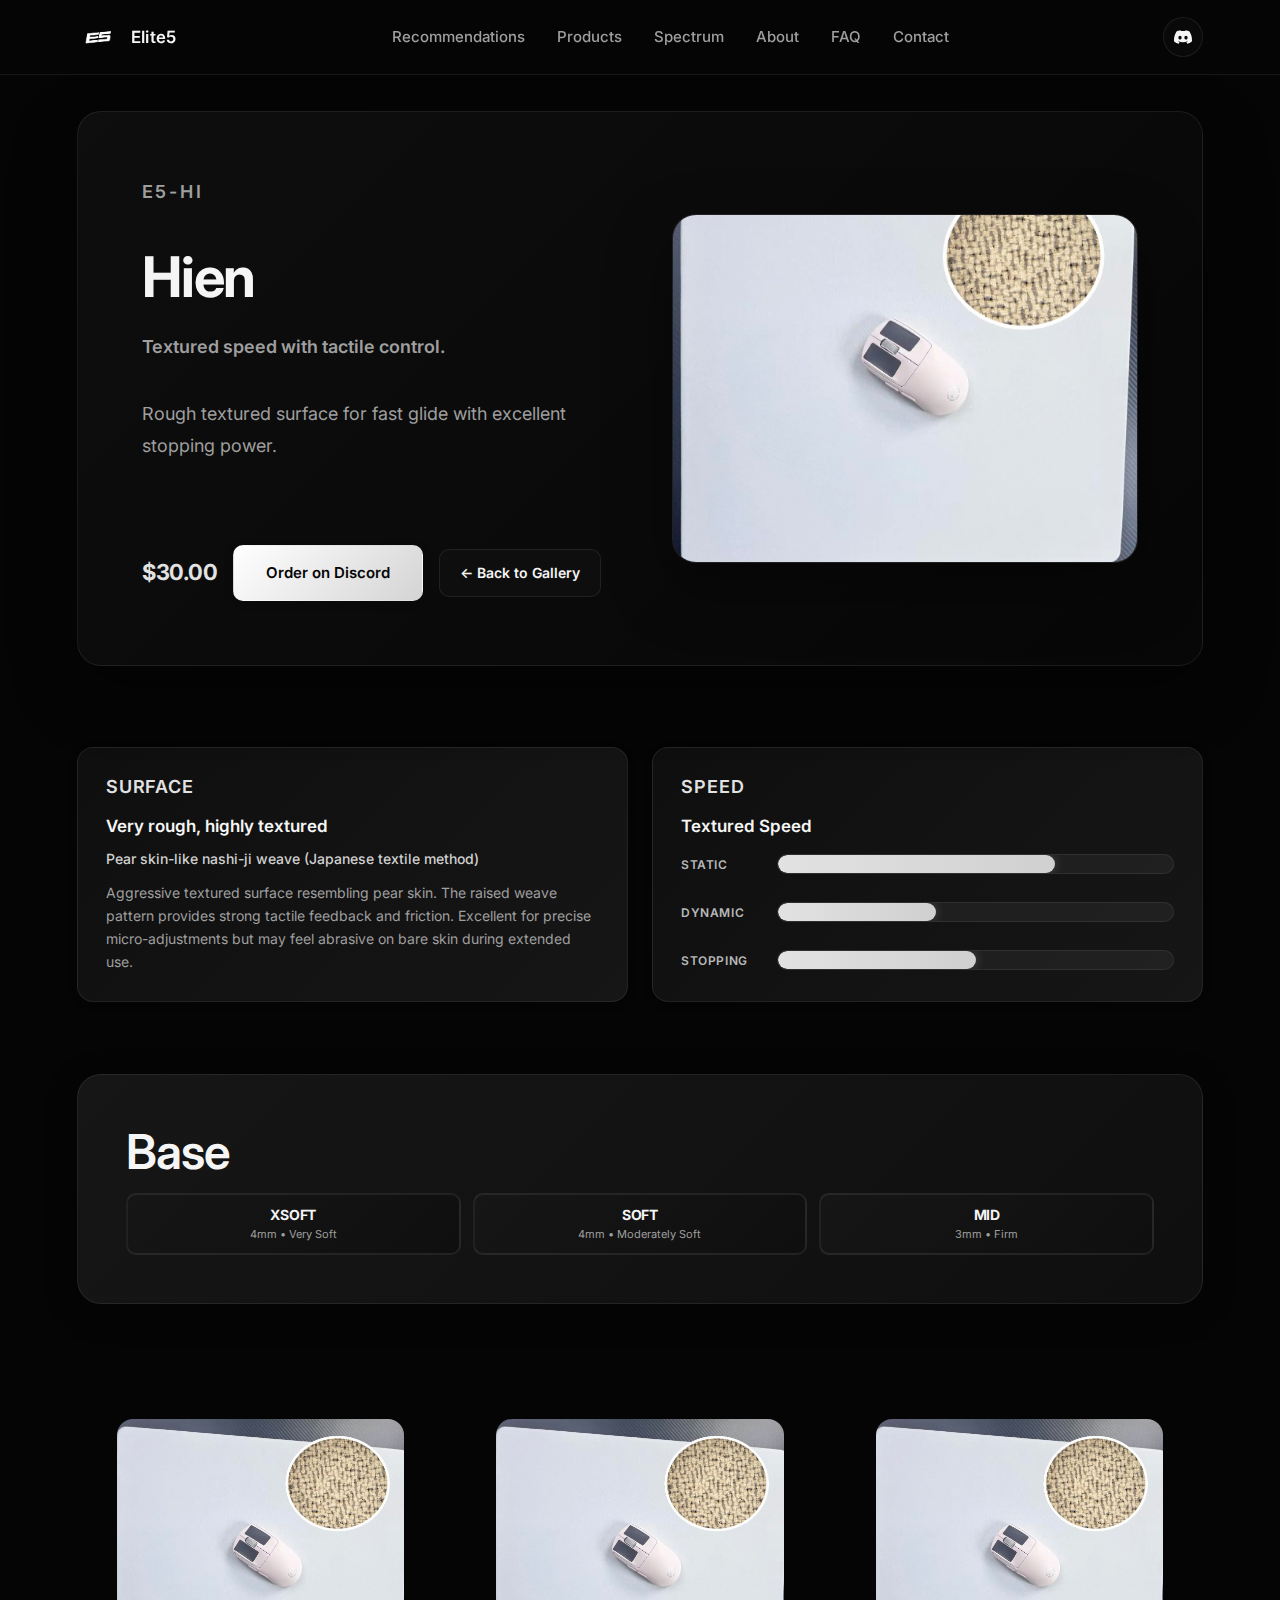
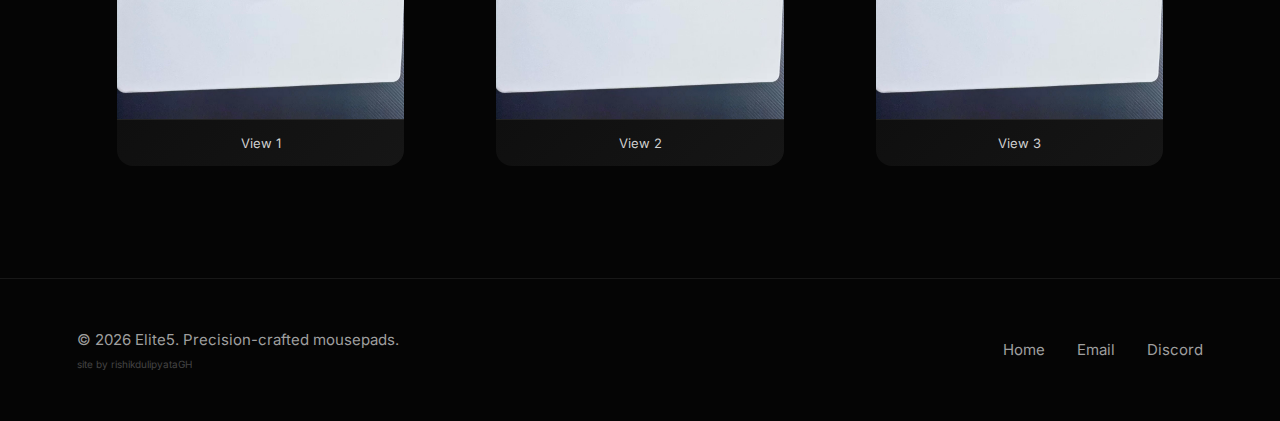
<file: products/hien.html>
<!DOCTYPE html>
<html lang="en">
  <head>
    <meta charset="UTF-8" />
    <meta name="viewport" content="width=device-width, initial-scale=1.0" />
    <title>Hien | Elite5</title>
    <meta name="description" content="Hien pad detail sheet." />
    <link rel="icon" type="image/png" href="../assets/elite5-logo.png" />
    <link rel="preconnect" href="https://fonts.googleapis.com" />
    <link rel="preconnect" href="https://fonts.gstatic.com" crossorigin />
    <link
      href="https://fonts.googleapis.com/css2?family=Inter:wght@400;500;600&family=Playfair+Display:wght@500&display=swap"
      rel="stylesheet"
    />
    <link rel="stylesheet" href="../styles/style.css" />
    <script defer src="../scripts/main.js"></script>
  </head>
  <body data-page="product" data-product="hien" data-base="../">
    <header class="site-header">
      <a href="../index.html" class="brand mark">
        <img src="../assets/elite5-logo.png" alt="Elite5 logo" />
        <span>Elite5</span>
      </a>
      <nav class="site-nav">
        <a href="../index.html#categories">Recommendations</a>
        <a href="../index.html#lineup">Products</a>
        <a href="../spectrum.html">Spectrum</a>
        <a href="../index.html#about">About</a>
        <a href="../index.html#faq">FAQ</a>
        <a href="../index.html#contact">Contact</a>
      </nav>
      <a class="discord-pill" href="https://discord.gg/pfEfK8AxvQ" target="_blank" rel="noreferrer" aria-label="Join our Discord server">
        <svg width="20" height="20" viewBox="0 0 71 55" fill="currentColor" xmlns="http://www.w3.org/2000/svg">
          <path d="M60.1045 4.8978C55.5792 2.8214 50.7265 1.2916 45.6527 0.41542C45.5603 0.39851 45.468 0.440769 45.4204 0.525289C44.7963 1.6353 44.105 3.0834 43.6209 4.2216C38.1637 3.4046 32.7345 3.4046 27.3892 4.2216C26.905 3.0581 26.1886 1.6353 25.5617 0.525289C25.5141 0.443589 25.4218 0.40133 25.3294 0.41542C20.2584 1.2888 15.4057 2.8186 10.8776 4.8978C10.8384 4.9147 10.8048 4.9429 10.7825 4.9795C1.57795 18.7309 -0.943561 32.1443 0.293408 45.3914C0.299005 45.4562 0.335386 45.5182 0.385761 45.5576C6.45866 50.0174 12.3413 52.7249 18.1147 54.5195C18.2071 54.5477 18.305 54.5139 18.3638 54.4378C19.7295 52.5728 20.9469 50.6063 21.9907 48.5383C22.0523 48.4172 21.9935 48.2735 21.8676 48.2256C19.9366 47.4931 18.0979 46.6 16.3292 45.5858C16.1893 45.5041 16.1781 45.304 16.3068 45.2082C16.679 44.9293 17.0513 44.6391 17.4067 44.3461C17.471 44.2926 17.5606 44.2813 17.6362 44.3151C29.2558 49.6202 41.8354 49.6202 53.3179 44.3151C53.3935 44.2785 53.4831 44.2898 53.5502 44.3433C53.9057 44.6363 54.2779 44.9293 54.6529 45.2082C54.7816 45.304 54.7732 45.5041 54.6333 45.5858C52.8646 46.6197 51.0259 47.4931 49.0921 48.2228C48.9662 48.2707 48.9102 48.4172 48.9718 48.5383C50.038 50.6034 51.2554 52.5699 52.5959 54.435C52.6519 54.5139 52.7526 54.5477 52.845 54.5195C58.6464 52.7249 64.529 50.0174 70.6019 45.5576C70.6551 45.5182 70.6887 45.459 70.6943 45.3942C72.1747 30.0791 68.2147 16.7757 60.1968 4.9823C60.1772 4.9429 60.1437 4.9147 60.1045 4.8978ZM23.7259 37.3253C20.2276 37.3253 17.3451 34.1136 17.3451 30.1693C17.3451 26.225 20.1717 23.0133 23.7259 23.0133C27.308 23.0133 30.1626 26.2532 30.1066 30.1693C30.1066 34.1136 27.28 37.3253 23.7259 37.3253ZM47.3178 37.3253C43.8196 37.3253 40.9371 34.1136 40.9371 30.1693C40.9371 26.225 43.7636 23.0133 47.3178 23.0133C50.9 23.0133 53.7545 26.2532 53.6986 30.1693C53.6986 34.1136 50.9 37.3253 47.3178 37.3253Z"/>
        </svg>
      </a>
    </header>

    <main>
      <section class="product-hero" id="product-hero"></section>
      <section class="product-details" aria-live="polite">
        <div id="product-summary" class="product-summary"></div>
        <div id="product-specs" class="product-specs"></div>
      </section>
      <section class="product-gallery" id="product-gallery" aria-label="Pad gallery"></section>
    </main>

    <footer class="site-footer">
      <div class="footer-left">
        <p>© <span id="year"></span> Elite5. Precision-crafted mousepads.</p>
        <a href="https://github.com/rishikdulipyataGH" target="_blank" rel="noreferrer" class="footer-credit">site by rishikdulipyataGH</a>
      </div>
      <div class="footer-links">
        <a href="../index.html">Home</a>
        <a href="mailto:contact@elite5pads.com">Email</a>
        <a href="https://discord.gg/pfEfK8AxvQ" target="_blank" rel="noreferrer">Discord</a>
      </div>
    </footer>
  </body>
</html>
</file>
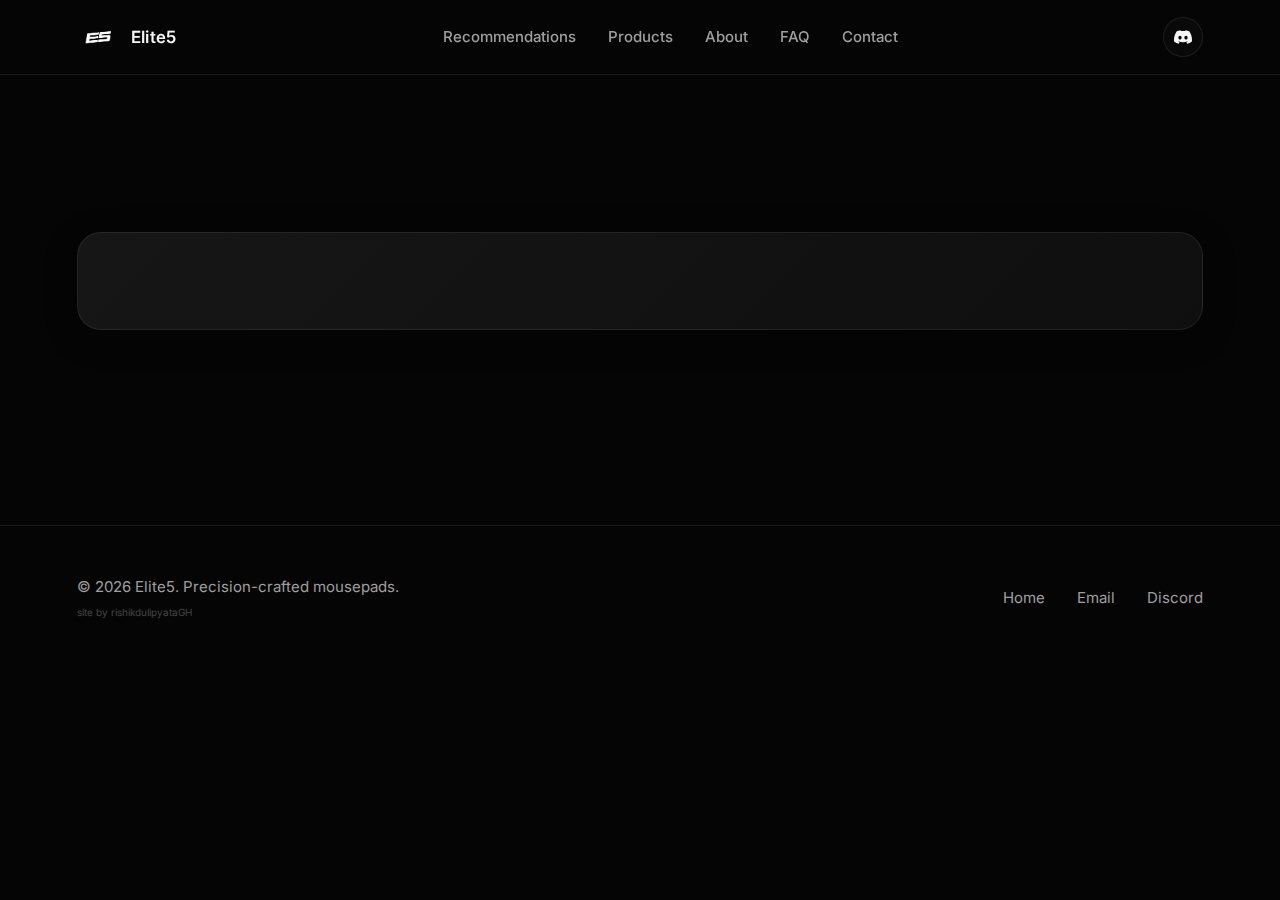
<file: products/k83.html>
<!DOCTYPE html>
<html lang="en">
  <head>
    <meta charset="UTF-8" />
    <meta name="viewport" content="width=device-width, initial-scale=1.0" />
    <title>K83 | Elite5</title>
    <meta name="description" content="K83 speed pad detail sheet." />
    <link rel="icon" type="image/svg+xml" href="../assets/favicon.svg" />
    <link rel="preconnect" href="https://fonts.googleapis.com" />
    <link rel="preconnect" href="https://fonts.gstatic.com" crossorigin />
    <link
      href="https://fonts.googleapis.com/css2?family=Inter:wght@400;500;600&family=Playfair+Display:wght@500&display=swap"
      rel="stylesheet"
    />
    <link rel="stylesheet" href="../styles/style.css" />
    <script defer src="../scripts/main.js"></script>
  </head>
  <body data-page="product" data-product="k83" data-base="../">
    <header class="site-header">
      <a href="../index.html" class="brand mark">
        <img src="../assets/elite5-logo.png" alt="Elite5 logo" />
        <span>Elite5</span>
      </a>
      <nav class="site-nav">
        <a href="../index.html#categories">Recommendations</a>
        <a href="../index.html#lineup">Products</a>
        <a href="../index.html#about">About</a>
        <a href="../index.html#faq">FAQ</a>
        <a href="../index.html#contact">Contact</a>
      </nav>
      <a class="discord-pill" href="https://discord.gg/pfEfK8AxvQ" target="_blank" rel="noreferrer" aria-label="Join our Discord server">
        <svg width="20" height="20" viewBox="0 0 71 55" fill="currentColor" xmlns="http://www.w3.org/2000/svg">
          <path d="M60.1045 4.8978C55.5792 2.8214 50.7265 1.2916 45.6527 0.41542C45.5603 0.39851 45.468 0.440769 45.4204 0.525289C44.7963 1.6353 44.105 3.0834 43.6209 4.2216C38.1637 3.4046 32.7345 3.4046 27.3892 4.2216C26.905 3.0581 26.1886 1.6353 25.5617 0.525289C25.5141 0.443589 25.4218 0.40133 25.3294 0.41542C20.2584 1.2888 15.4057 2.8186 10.8776 4.8978C10.8384 4.9147 10.8048 4.9429 10.7825 4.9795C1.57795 18.7309 -0.943561 32.1443 0.293408 45.3914C0.299005 45.4562 0.335386 45.5182 0.385761 45.5576C6.45866 50.0174 12.3413 52.7249 18.1147 54.5195C18.2071 54.5477 18.305 54.5139 18.3638 54.4378C19.7295 52.5728 20.9469 50.6063 21.9907 48.5383C22.0523 48.4172 21.9935 48.2735 21.8676 48.2256C19.9366 47.4931 18.0979 46.6 16.3292 45.5858C16.1893 45.5041 16.1781 45.304 16.3068 45.2082C16.679 44.9293 17.0513 44.6391 17.4067 44.3461C17.471 44.2926 17.5606 44.2813 17.6362 44.3151C29.2558 49.6202 41.8354 49.6202 53.3179 44.3151C53.3935 44.2785 53.4831 44.2898 53.5502 44.3433C53.9057 44.6363 54.2779 44.9293 54.6529 45.2082C54.7816 45.304 54.7732 45.5041 54.6333 45.5858C52.8646 46.6197 51.0259 47.4931 49.0921 48.2228C48.9662 48.2707 48.9102 48.4172 48.9718 48.5383C50.038 50.6034 51.2554 52.5699 52.5959 54.435C52.6519 54.5139 52.7526 54.5477 52.845 54.5195C58.6464 52.7249 64.529 50.0174 70.6019 45.5576C70.6551 45.5182 70.6887 45.459 70.6943 45.3942C72.1747 30.0791 68.2147 16.7757 60.1968 4.9823C60.1772 4.9429 60.1437 4.9147 60.1045 4.8978ZM23.7259 37.3253C20.2276 37.3253 17.3451 34.1136 17.3451 30.1693C17.3451 26.225 20.1717 23.0133 23.7259 23.0133C27.308 23.0133 30.1626 26.2532 30.1066 30.1693C30.1066 34.1136 27.28 37.3253 23.7259 37.3253ZM47.3178 37.3253C43.8196 37.3253 40.9371 34.1136 40.9371 30.1693C40.9371 26.225 43.7636 23.0133 47.3178 23.0133C50.9 23.0133 53.7545 26.2532 53.6986 30.1693C53.6986 34.1136 50.9 37.3253 47.3178 37.3253Z"/>
        </svg>
      </a>
    </header>

    <main>
      <section class="product-hero" id="product-hero"></section>
      <section class="product-details" aria-live="polite">
        <div id="product-summary" class="product-summary"></div>
        <div id="product-specs" class="product-specs"></div>
      </section>
      <section class="product-gallery" id="product-gallery" aria-label="Pad gallery"></section>
    </main>

    <footer class="site-footer">
      <div class="footer-left">
        <p>© <span id="year"></span> Elite5. Precision-crafted mousepads.</p>
        <a href="https://github.com/rishikdulipyataGH" target="_blank" rel="noreferrer" class="footer-credit">site by rishikdulipyataGH</a>
      </div>
      <div class="footer-links">
        <a href="../index.html">Home</a>
        <a href="mailto:contact@elite5pads.com">Email</a>
        <a href="https://discord.gg/pfEfK8AxvQ" target="_blank" rel="noreferrer">Discord</a>
      </div>
    </footer>
  </body>
</html>
</file>
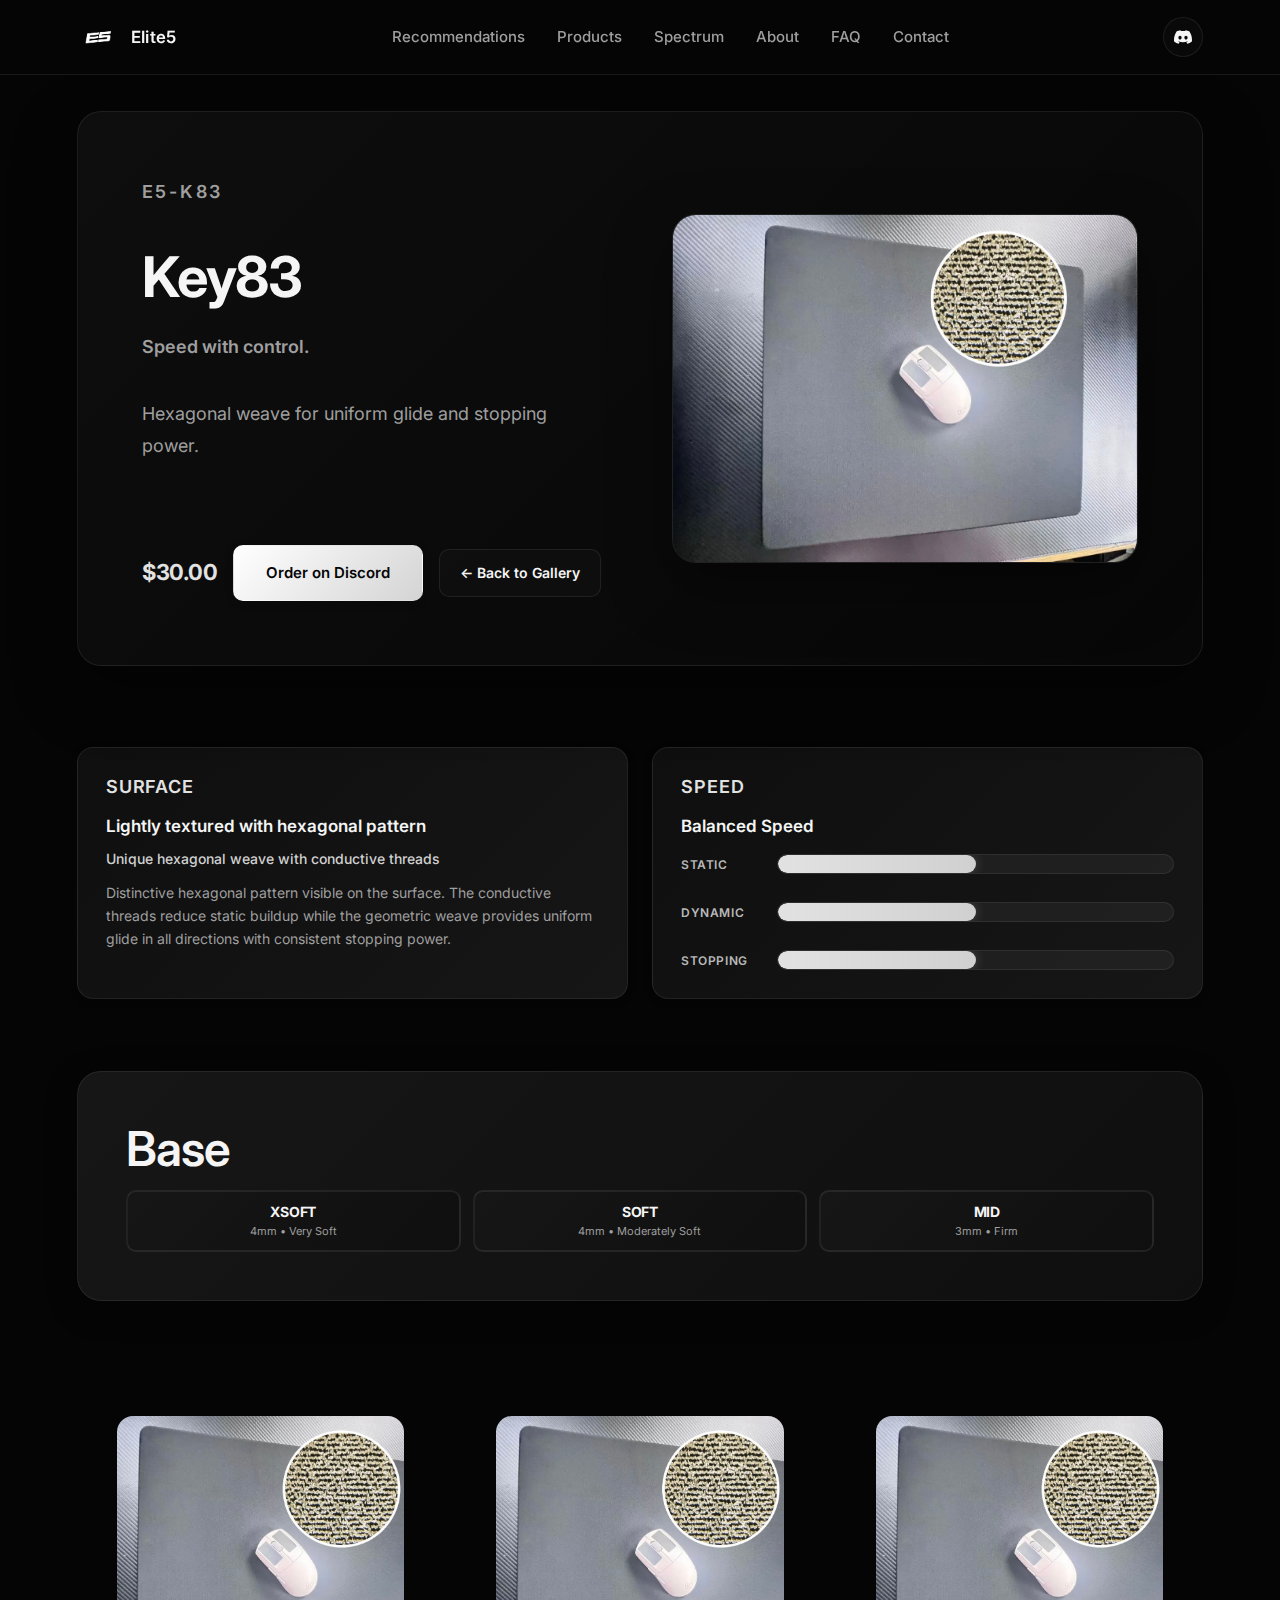
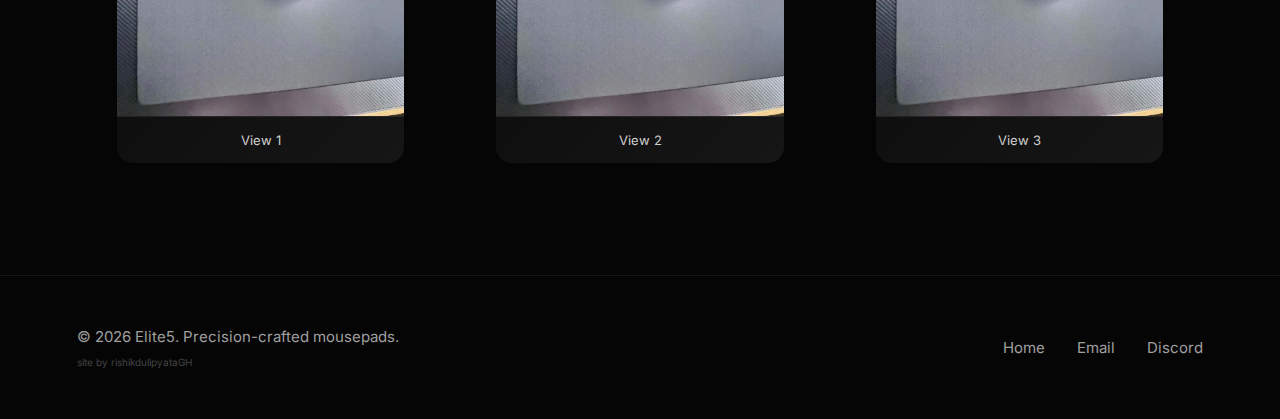
<file: products/key83.html>
<!DOCTYPE html>
<html lang="en">
  <head>
    <meta charset="UTF-8" />
    <meta name="viewport" content="width=device-width, initial-scale=1.0" />
    <title>Key83 | Elite5</title>
    <meta name="description" content="Key83 speed pad detail sheet." />
    <link rel="icon" type="image/png" href="../assets/elite5-logo.png" />
    <link rel="preconnect" href="https://fonts.googleapis.com" />
    <link rel="preconnect" href="https://fonts.gstatic.com" crossorigin />
    <link
      href="https://fonts.googleapis.com/css2?family=Inter:wght@400;500;600&family=Playfair+Display:wght@500&display=swap"
      rel="stylesheet"
    />
    <link rel="stylesheet" href="../styles/style.css" />
    <script defer src="../scripts/main.js"></script>
  </head>
  <body data-page="product" data-product="key83" data-base="../">
    <header class="site-header">
      <a href="../index.html" class="brand mark">
        <img src="../assets/elite5-logo.png" alt="Elite5 logo" />
        <span>Elite5</span>
      </a>
      <nav class="site-nav">
        <a href="../index.html#categories">Recommendations</a>
        <a href="../index.html#lineup">Products</a>
        <a href="../spectrum.html">Spectrum</a>
        <a href="../index.html#about">About</a>
        <a href="../index.html#faq">FAQ</a>
        <a href="../index.html#contact">Contact</a>
      </nav>
      <a class="discord-pill" href="https://discord.gg/pfEfK8AxvQ" target="_blank" rel="noreferrer" aria-label="Join our Discord server">
        <svg width="20" height="20" viewBox="0 0 71 55" fill="currentColor" xmlns="http://www.w3.org/2000/svg">
          <path d="M60.1045 4.8978C55.5792 2.8214 50.7265 1.2916 45.6527 0.41542C45.5603 0.39851 45.468 0.440769 45.4204 0.525289C44.7963 1.6353 44.105 3.0834 43.6209 4.2216C38.1637 3.4046 32.7345 3.4046 27.3892 4.2216C26.905 3.0581 26.1886 1.6353 25.5617 0.525289C25.5141 0.443589 25.4218 0.40133 25.3294 0.41542C20.2584 1.2888 15.4057 2.8186 10.8776 4.8978C10.8384 4.9147 10.8048 4.9429 10.7825 4.9795C1.57795 18.7309 -0.943561 32.1443 0.293408 45.3914C0.299005 45.4562 0.335386 45.5182 0.385761 45.5576C6.45866 50.0174 12.3413 52.7249 18.1147 54.5195C18.2071 54.5477 18.305 54.5139 18.3638 54.4378C19.7295 52.5728 20.9469 50.6063 21.9907 48.5383C22.0523 48.4172 21.9935 48.2735 21.8676 48.2256C19.9366 47.4931 18.0979 46.6 16.3292 45.5858C16.1893 45.5041 16.1781 45.304 16.3068 45.2082C16.679 44.9293 17.0513 44.6391 17.4067 44.3461C17.471 44.2926 17.5606 44.2813 17.6362 44.3151C29.2558 49.6202 41.8354 49.6202 53.3179 44.3151C53.3935 44.2785 53.4831 44.2898 53.5502 44.3433C53.9057 44.6363 54.2779 44.9293 54.6529 45.2082C54.7816 45.304 54.7732 45.5041 54.6333 45.5858C52.8646 46.6197 51.0259 47.4931 49.0921 48.2228C48.9662 48.2707 48.9102 48.4172 48.9718 48.5383C50.038 50.6034 51.2554 52.5699 52.5959 54.435C52.6519 54.5139 52.7526 54.5477 52.845 54.5195C58.6464 52.7249 64.529 50.0174 70.6019 45.5576C70.6551 45.5182 70.6887 45.459 70.6943 45.3942C72.1747 30.0791 68.2147 16.7757 60.1968 4.9823C60.1772 4.9429 60.1437 4.9147 60.1045 4.8978ZM23.7259 37.3253C20.2276 37.3253 17.3451 34.1136 17.3451 30.1693C17.3451 26.225 20.1717 23.0133 23.7259 23.0133C27.308 23.0133 30.1626 26.2532 30.1066 30.1693C30.1066 34.1136 27.28 37.3253 23.7259 37.3253ZM47.3178 37.3253C43.8196 37.3253 40.9371 34.1136 40.9371 30.1693C40.9371 26.225 43.7636 23.0133 47.3178 23.0133C50.9 23.0133 53.7545 26.2532 53.6986 30.1693C53.6986 34.1136 50.9 37.3253 47.3178 37.3253Z"/>
        </svg>
      </a>
    </header>

    <main>
      <section class="product-hero" id="product-hero"></section>
      <section class="product-details" aria-live="polite">
        <div id="product-summary" class="product-summary"></div>
        <div id="product-specs" class="product-specs"></div>
      </section>
      <section class="product-gallery" id="product-gallery" aria-label="Pad gallery"></section>
    </main>

    <footer class="site-footer">
      <div class="footer-left">
        <p>© <span id="year"></span> Elite5. Precision-crafted mousepads.</p>
        <a href="https://github.com/rishikdulipyataGH" target="_blank" rel="noreferrer" class="footer-credit">site by rishikdulipyataGH</a>
      </div>
      <div class="footer-links">
        <a href="../index.html">Home</a>
        <a href="mailto:contact@elite5pads.com">Email</a>
        <a href="https://discord.gg/pfEfK8AxvQ" target="_blank" rel="noreferrer">Discord</a>
      </div>
    </footer>
  </body>
</html>
</file>
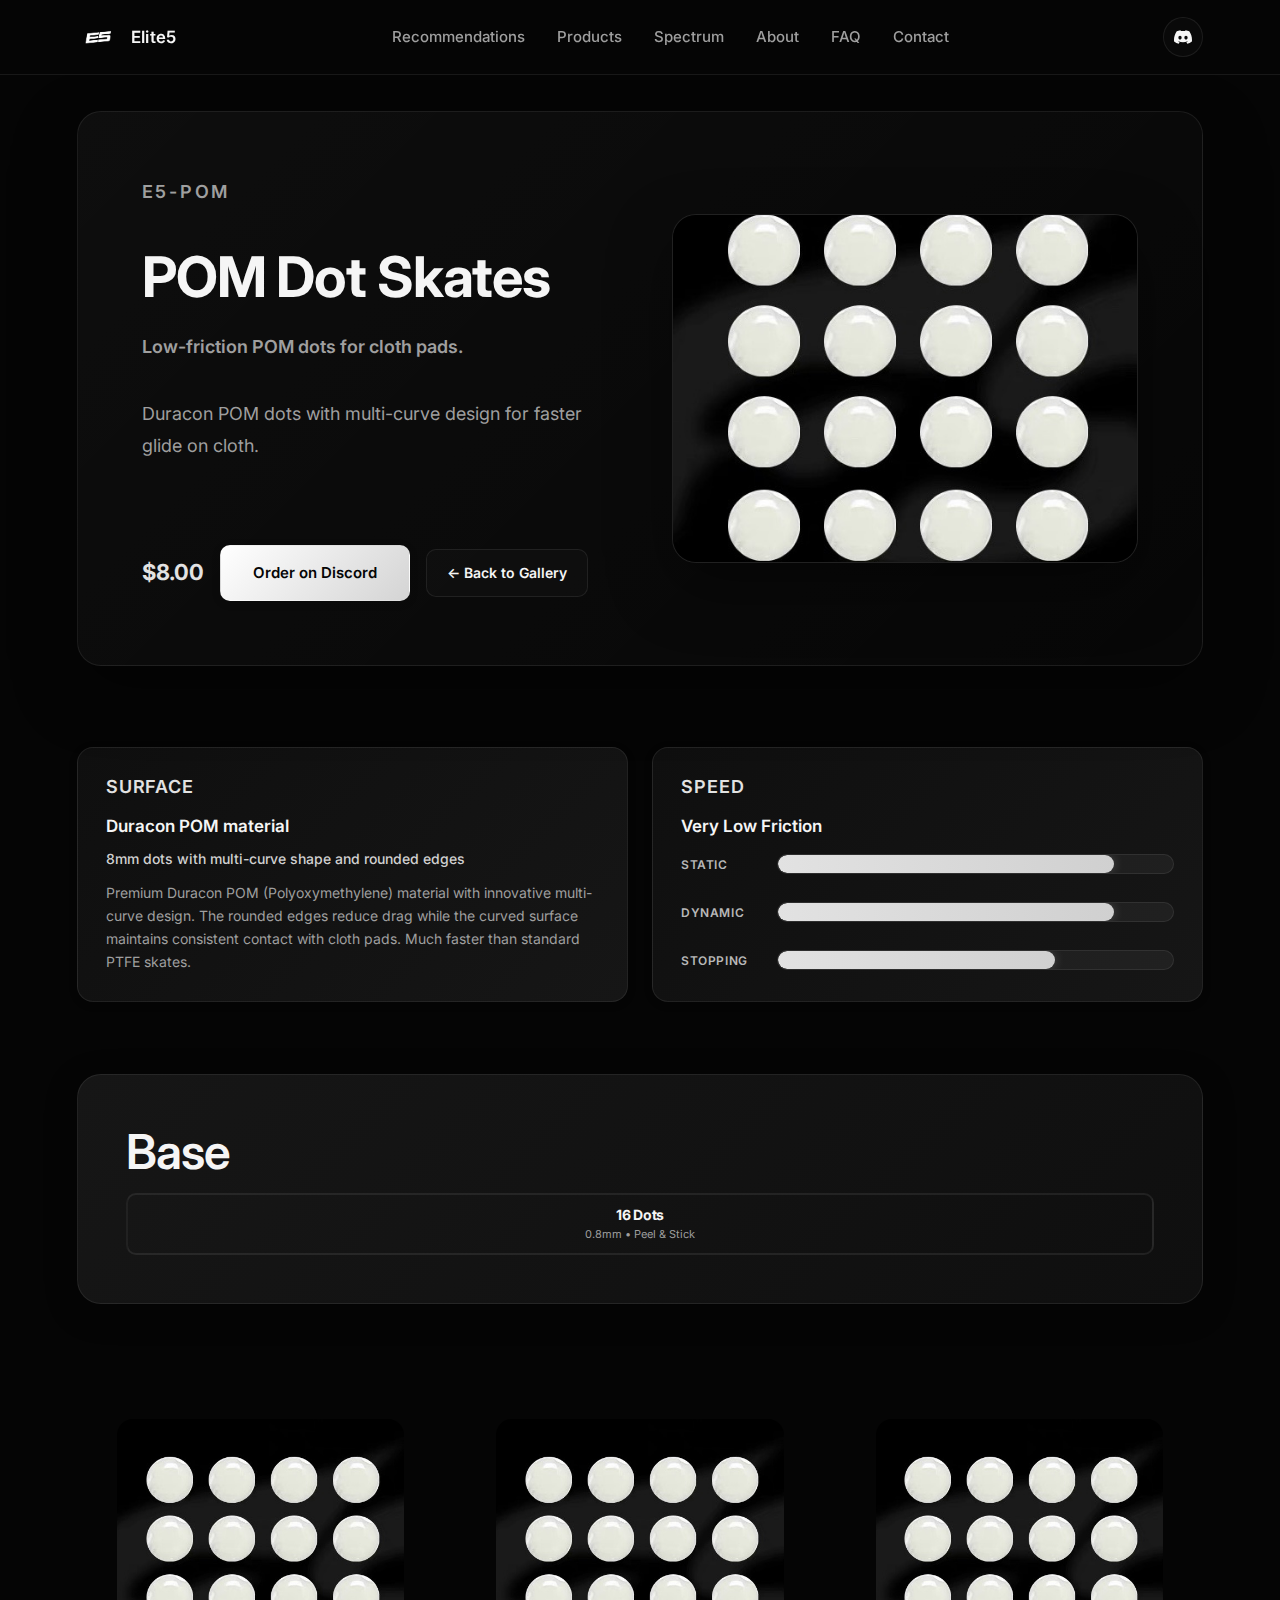
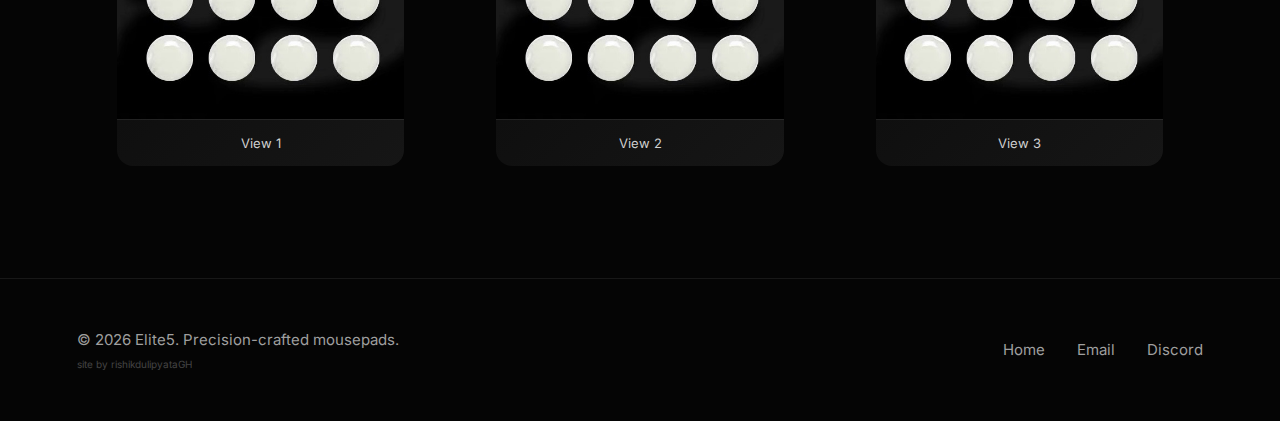
<file: products/pom-skates.html>
<!DOCTYPE html>
<html lang="en">
  <head>
    <meta charset="UTF-8" />
    <meta name="viewport" content="width=device-width, initial-scale=1.0" />
    <title>POM Dot Skates | Elite5</title>
    <meta name="description" content="Premium POM dot skates for ultra-smooth glide." />
    <link rel="icon" type="image/png" href="../assets/elite5-logo.png" />
    <link rel="preconnect" href="https://fonts.googleapis.com" />
    <link rel="preconnect" href="https://fonts.gstatic.com" crossorigin />
    <link
      href="https://fonts.googleapis.com/css2?family=Inter:wght@400;500;600;700&display=swap"
      rel="stylesheet"
    />
    <link rel="stylesheet" href="../styles/style.css" />
    <script defer src="../scripts/main.js"></script>
  </head>
  <body data-page="product" data-product="pom-skates" data-base="../">
    <a href="#main-content" class="skip-link">Skip to main content</a>
    
    <header class="site-header" role="banner">
      <a href="../index.html" class="brand mark">
        <img src="../assets/elite5-logo.png" alt="Elite5 logo" />
        <span>Elite5</span>
      </a>
      <nav class="site-nav" aria-label="Main navigation">
        <a href="../index.html#categories" aria-label="View category recommendations">Recommendations</a>
        <a href="../index.html#lineup" aria-label="Browse our mousepad lineup">Products</a>
        <a href="../spectrum.html" aria-label="View the mousepad spectrum">Spectrum</a>
        <a href="../index.html#about" aria-label="Learn about Elite5">About</a>
        <a href="../index.html#faq" aria-label="Frequently asked questions">FAQ</a>
        <a href="../index.html#contact" aria-label="Contact us">Contact</a>
      </nav>
      <a class="discord-pill" href="https://discord.gg/pfEfK8AxvQ" target="_blank" rel="noreferrer" aria-label="Join our Discord server">
        <svg width="20" height="20" viewBox="0 0 71 55" fill="currentColor" xmlns="http://www.w3.org/2000/svg">
          <path d="M60.1045 4.8978C55.5792 2.8214 50.7265 1.2916 45.6527 0.41542C45.5603 0.39851 45.468 0.440769 45.4204 0.525289C44.7963 1.6353 44.105 3.0834 43.6209 4.2216C38.1637 3.4046 32.7345 3.4046 27.3892 4.2216C26.905 3.0581 26.1886 1.6353 25.5617 0.525289C25.5141 0.443589 25.4218 0.40133 25.3294 0.41542C20.2584 1.2888 15.4057 2.8186 10.8776 4.8978C10.8384 4.9147 10.8048 4.9429 10.7825 4.9795C1.57795 18.7309 -0.943561 32.1443 0.293408 45.3914C0.299005 45.4562 0.335386 45.5182 0.385761 45.5576C6.45866 50.0174 12.3413 52.7249 18.1147 54.5195C18.2071 54.5477 18.305 54.5139 18.3638 54.4378C19.7295 52.5728 20.9469 50.6063 21.9907 48.5383C22.0523 48.4172 21.9935 48.2735 21.8676 48.2256C19.9366 47.4931 18.0979 46.6 16.3292 45.5858C16.1893 45.5041 16.1781 45.304 16.3068 45.2082C16.679 44.9293 17.0513 44.6391 17.4067 44.3461C17.471 44.2926 17.5606 44.2813 17.6362 44.3151C29.2558 49.6202 41.8354 49.6202 53.3179 44.3151C53.3935 44.2785 53.4831 44.2898 53.5502 44.3433C53.9057 44.6363 54.2779 44.9293 54.6529 45.2082C54.7816 45.304 54.7732 45.5041 54.6333 45.5858C52.8646 46.6197 51.0259 47.4931 49.0921 48.2228C48.9662 48.2707 48.9102 48.4172 48.9718 48.5383C50.038 50.6034 51.2554 52.5699 52.5959 54.435C52.6519 54.5139 52.7526 54.5477 52.845 54.5195C58.6464 52.7249 64.529 50.0174 70.6019 45.5576C70.6551 45.5182 70.6887 45.459 70.6943 45.3942C72.1747 30.0791 68.2147 16.7757 60.1968 4.9823C60.1772 4.9429 60.1437 4.9147 60.1045 4.8978ZM23.7259 37.3253C20.2276 37.3253 17.3451 34.1136 17.3451 30.1693C17.3451 26.225 20.1717 23.0133 23.7259 23.0133C27.308 23.0133 30.1626 26.2532 30.1066 30.1693C30.1066 34.1136 27.28 37.3253 23.7259 37.3253ZM47.3178 37.3253C43.8196 37.3253 40.9371 34.1136 40.9371 30.1693C40.9371 26.225 43.7636 23.0133 47.3178 23.0133C50.9 23.0133 53.7545 26.2532 53.6986 30.1693C53.6986 34.1136 50.9 37.3253 47.3178 37.3253Z"/>
        </svg>
      </a>
    </header>

    <main id="main-content" role="main">
      <section class="product-hero" id="product-hero"></section>
      <section class="product-details" aria-live="polite">
        <div id="product-summary" class="product-summary"></div>
        <div id="product-specs" class="product-specs"></div>
      </section>
      <section class="product-gallery" id="product-gallery" aria-label="Product gallery"></section>
    </main>

    <button id="back-to-top" class="back-to-top" aria-label="Scroll back to top" title="Back to top">
      <svg width="20" height="20" viewBox="0 0 24 24" fill="none" stroke="currentColor" stroke-width="2">
        <polyline points="18 15 12 9 6 15"/>
      </svg>
    </button>

    <footer class="site-footer" role="contentinfo">
      <div class="footer-left">
        <p>© <span id="year"></span> Elite5. Precision-crafted mousepads.</p>
        <a href="https://github.com/rishikdulipyataGH" target="_blank" rel="noreferrer" class="footer-credit">site by rishikdulipyataGH</a>
      </div>
      <div class="footer-links">
        <a href="../index.html">Home</a>
        <a href="mailto:contact@elite5pads.com">Email</a>
        <a href="https://discord.gg/pfEfK8AxvQ" target="_blank" rel="noreferrer">Discord</a>
      </div>
    </footer>
  </body>
</html>
</file>
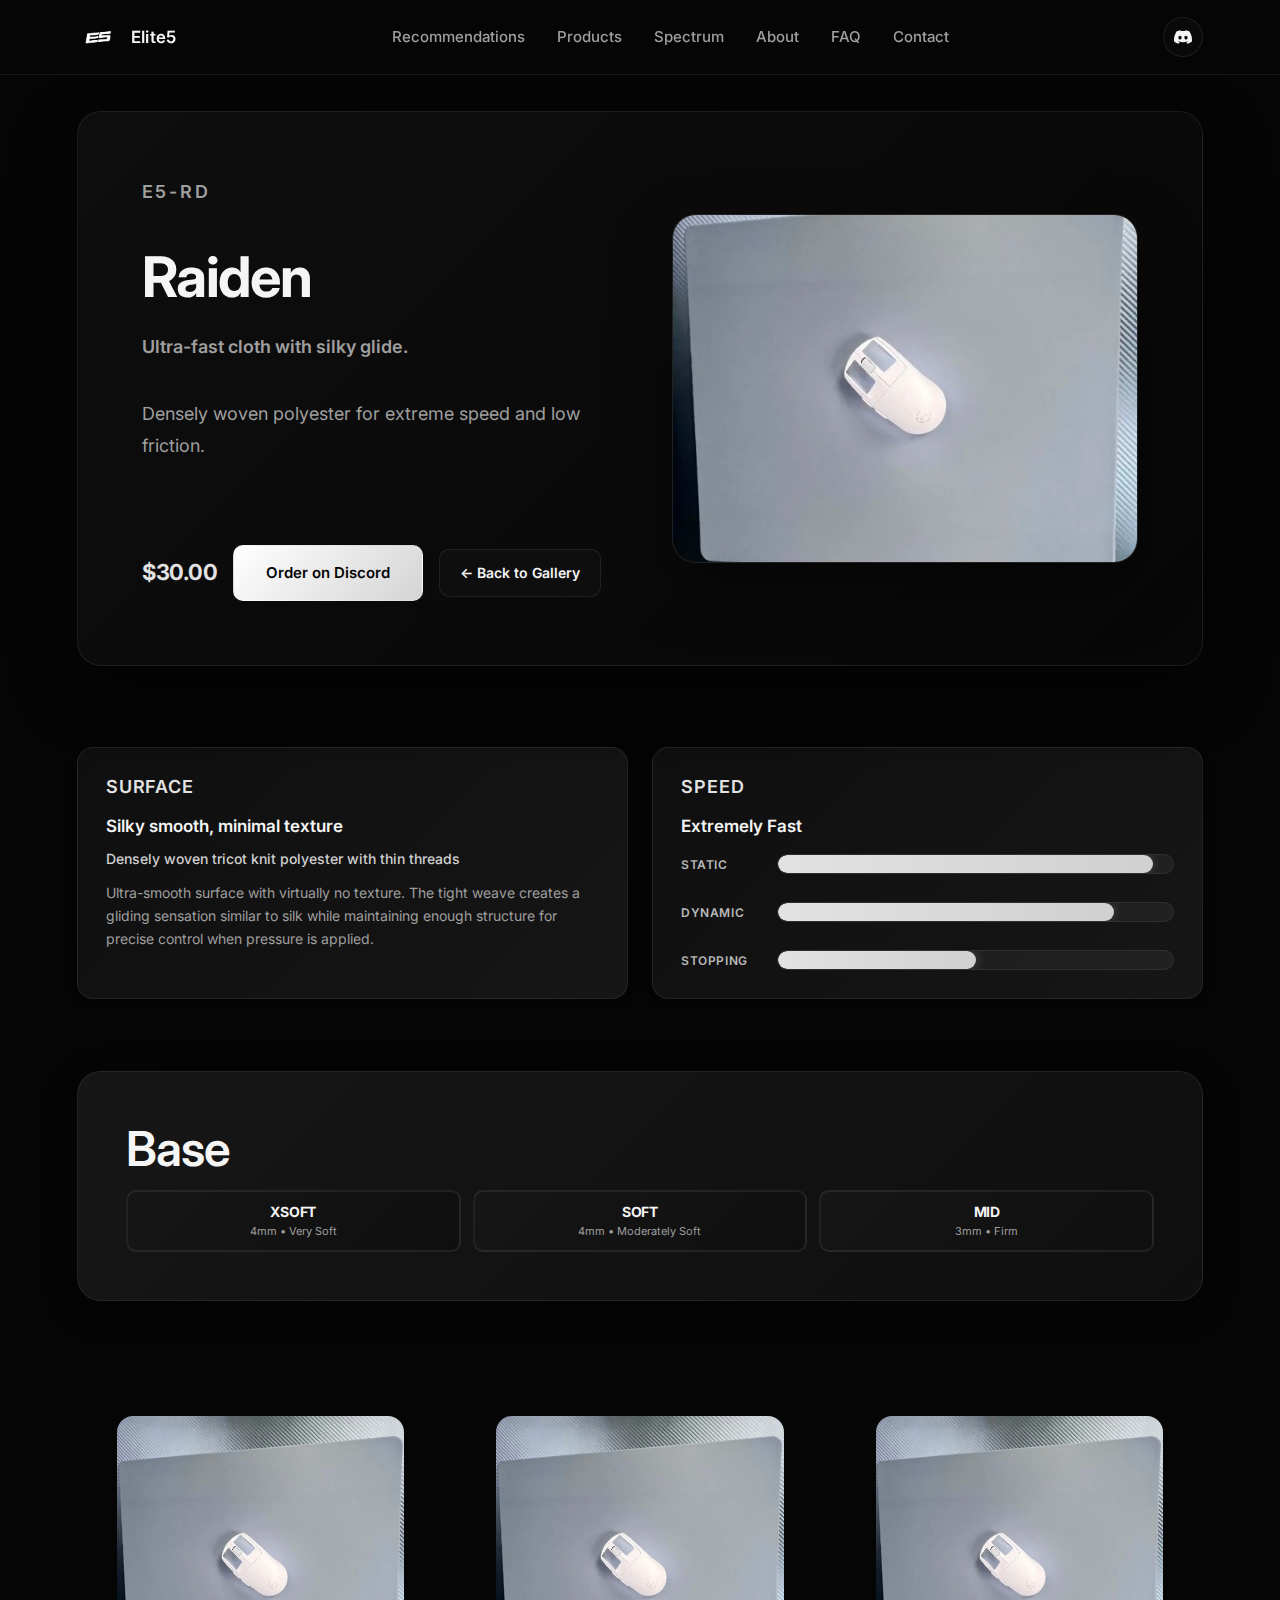
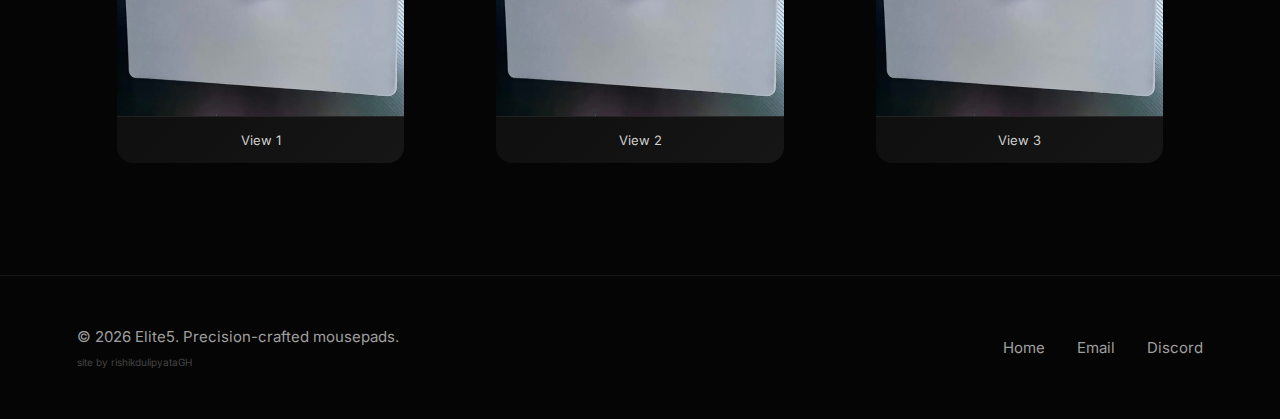
<file: products/raiden.html>
<!DOCTYPE html>
<html lang="en">
  <head>
    <meta charset="UTF-8" />
    <meta name="viewport" content="width=device-width, initial-scale=1.0" />
    <title>Raiden | Elite5</title>
    <meta name="description" content="Raiden speed pad detail sheet." />
    <link rel="icon" type="image/png" href="../assets/elite5-logo.png" />
    <link rel="preconnect" href="https://fonts.googleapis.com" />
    <link rel="preconnect" href="https://fonts.gstatic.com" crossorigin />
    <link
      href="https://fonts.googleapis.com/css2?family=Inter:wght@400;500;600&family=Playfair+Display:wght@500&display=swap"
      rel="stylesheet"
    />
    <link rel="stylesheet" href="../styles/style.css" />
    <script defer src="../scripts/main.js"></script>
  </head>
  <body data-page="product" data-product="raiden" data-base="../">
    <header class="site-header">
      <a href="../index.html" class="brand mark">
        <img src="../assets/elite5-logo.png" alt="Elite5 logo" />
        <span>Elite5</span>
      </a>
      <nav class="site-nav">
        <a href="../index.html#categories">Recommendations</a>
        <a href="../index.html#lineup">Products</a>
        <a href="../spectrum.html">Spectrum</a>
        <a href="../index.html#about">About</a>
        <a href="../index.html#faq">FAQ</a>
        <a href="../index.html#contact">Contact</a>
      </nav>
      <a class="discord-pill" href="https://discord.gg/pfEfK8AxvQ" target="_blank" rel="noreferrer" aria-label="Join our Discord server">
        <svg width="20" height="20" viewBox="0 0 71 55" fill="currentColor" xmlns="http://www.w3.org/2000/svg">
          <path d="M60.1045 4.8978C55.5792 2.8214 50.7265 1.2916 45.6527 0.41542C45.5603 0.39851 45.468 0.440769 45.4204 0.525289C44.7963 1.6353 44.105 3.0834 43.6209 4.2216C38.1637 3.4046 32.7345 3.4046 27.3892 4.2216C26.905 3.0581 26.1886 1.6353 25.5617 0.525289C25.5141 0.443589 25.4218 0.40133 25.3294 0.41542C20.2584 1.2888 15.4057 2.8186 10.8776 4.8978C10.8384 4.9147 10.8048 4.9429 10.7825 4.9795C1.57795 18.7309 -0.943561 32.1443 0.293408 45.3914C0.299005 45.4562 0.335386 45.5182 0.385761 45.5576C6.45866 50.0174 12.3413 52.7249 18.1147 54.5195C18.2071 54.5477 18.305 54.5139 18.3638 54.4378C19.7295 52.5728 20.9469 50.6063 21.9907 48.5383C22.0523 48.4172 21.9935 48.2735 21.8676 48.2256C19.9366 47.4931 18.0979 46.6 16.3292 45.5858C16.1893 45.5041 16.1781 45.304 16.3068 45.2082C16.679 44.9293 17.0513 44.6391 17.4067 44.3461C17.471 44.2926 17.5606 44.2813 17.6362 44.3151C29.2558 49.6202 41.8354 49.6202 53.3179 44.3151C53.3935 44.2785 53.4831 44.2898 53.5502 44.3433C53.9057 44.6363 54.2779 44.9293 54.6529 45.2082C54.7816 45.304 54.7732 45.5041 54.6333 45.5858C52.8646 46.6197 51.0259 47.4931 49.0921 48.2228C48.9662 48.2707 48.9102 48.4172 48.9718 48.5383C50.038 50.6034 51.2554 52.5699 52.5959 54.435C52.6519 54.5139 52.7526 54.5477 52.845 54.5195C58.6464 52.7249 64.529 50.0174 70.6019 45.5576C70.6551 45.5182 70.6887 45.459 70.6943 45.3942C72.1747 30.0791 68.2147 16.7757 60.1968 4.9823C60.1772 4.9429 60.1437 4.9147 60.1045 4.8978ZM23.7259 37.3253C20.2276 37.3253 17.3451 34.1136 17.3451 30.1693C17.3451 26.225 20.1717 23.0133 23.7259 23.0133C27.308 23.0133 30.1626 26.2532 30.1066 30.1693C30.1066 34.1136 27.28 37.3253 23.7259 37.3253ZM47.3178 37.3253C43.8196 37.3253 40.9371 34.1136 40.9371 30.1693C40.9371 26.225 43.7636 23.0133 47.3178 23.0133C50.9 23.0133 53.7545 26.2532 53.6986 30.1693C53.6986 34.1136 50.9 37.3253 47.3178 37.3253Z"/>
        </svg>
      </a>
    </header>

    <main>
      <section class="product-hero" id="product-hero"></section>
      <section class="product-details" aria-live="polite">
        <div id="product-summary" class="product-summary"></div>
        <div id="product-specs" class="product-specs"></div>
      </section>
      <section class="product-gallery" id="product-gallery" aria-label="Pad gallery"></section>
    </main>

    <footer class="site-footer">
      <div class="footer-left">
        <p>© <span id="year"></span> Elite5. Precision-crafted mousepads.</p>
        <a href="https://github.com/rishikdulipyataGH" target="_blank" rel="noreferrer" class="footer-credit">site by rishikdulipyataGH</a>
      </div>
      <div class="footer-links">
        <a href="../index.html">Home</a>
        <a href="mailto:contact@elite5pads.com">Email</a>
        <a href="https://discord.gg/pfEfK8AxvQ" target="_blank" rel="noreferrer">Discord</a>
      </div>
    </footer>
  </body>
</html>
</file>
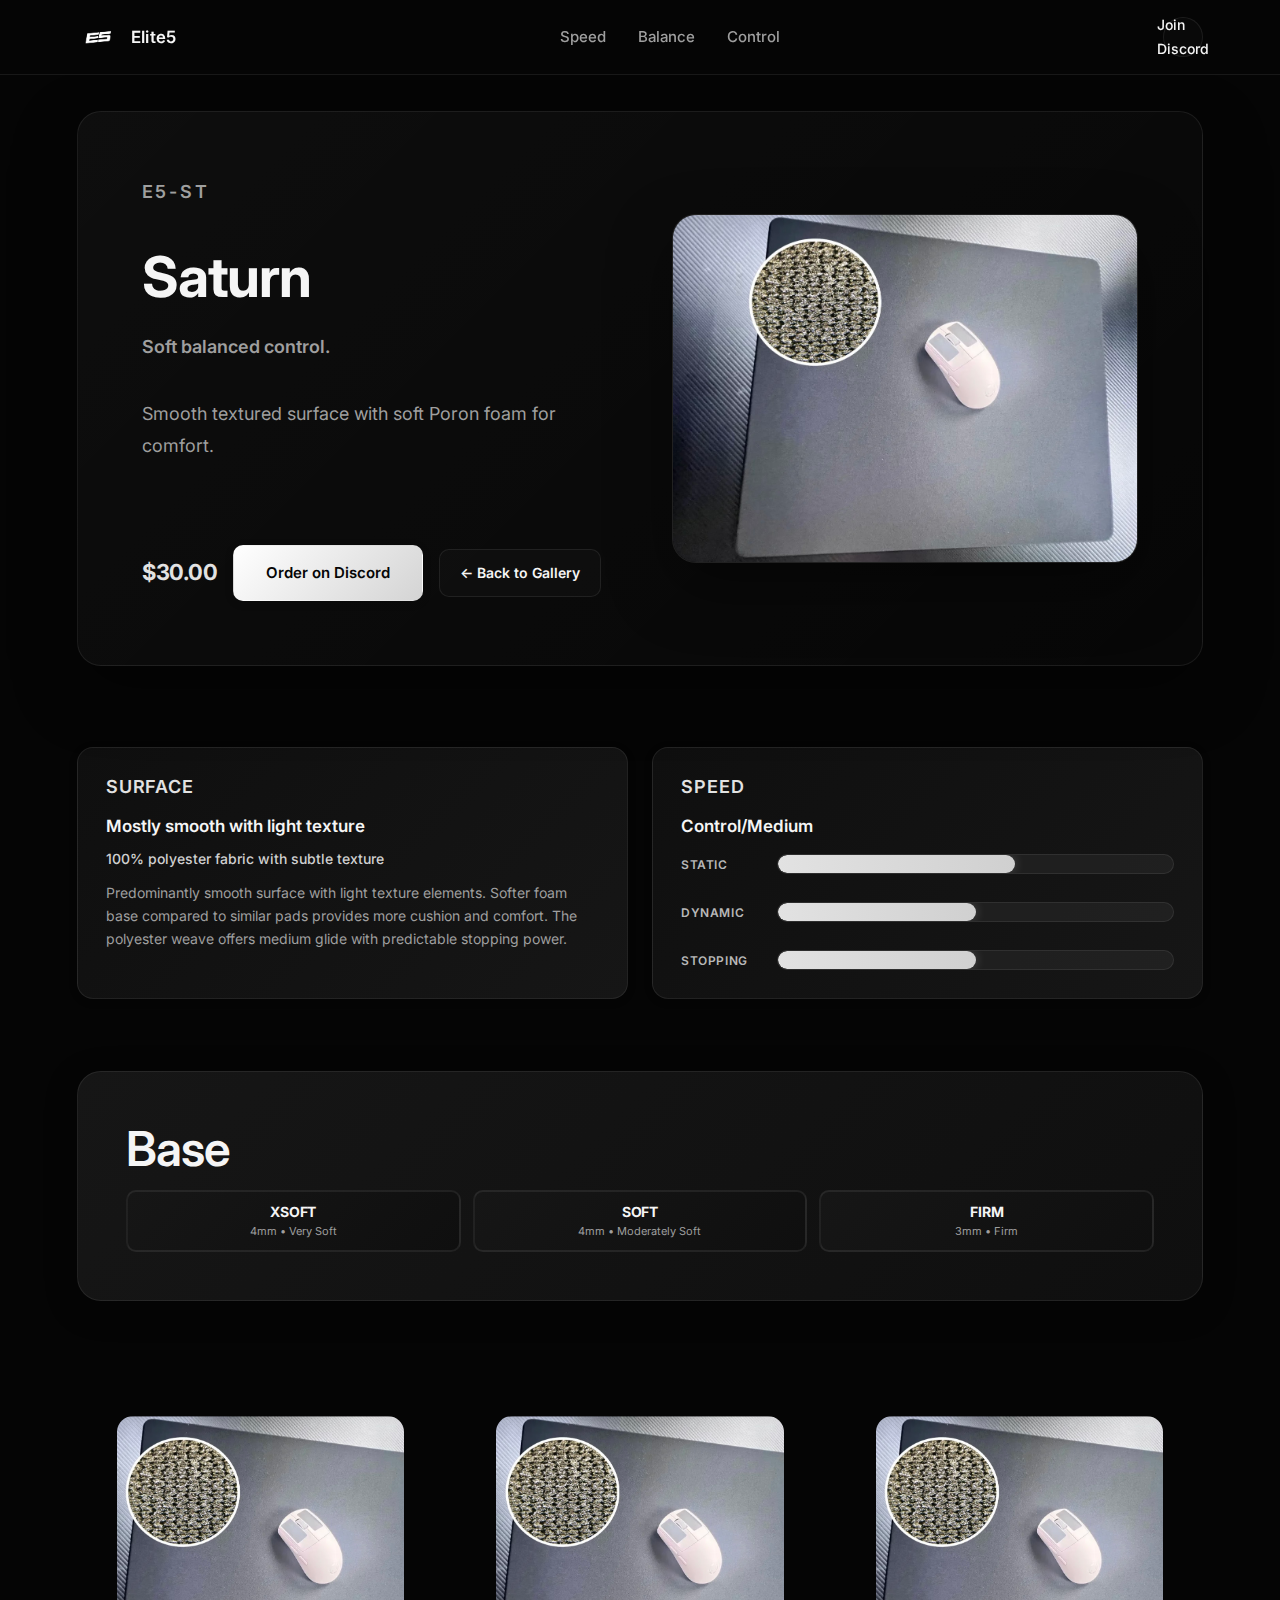
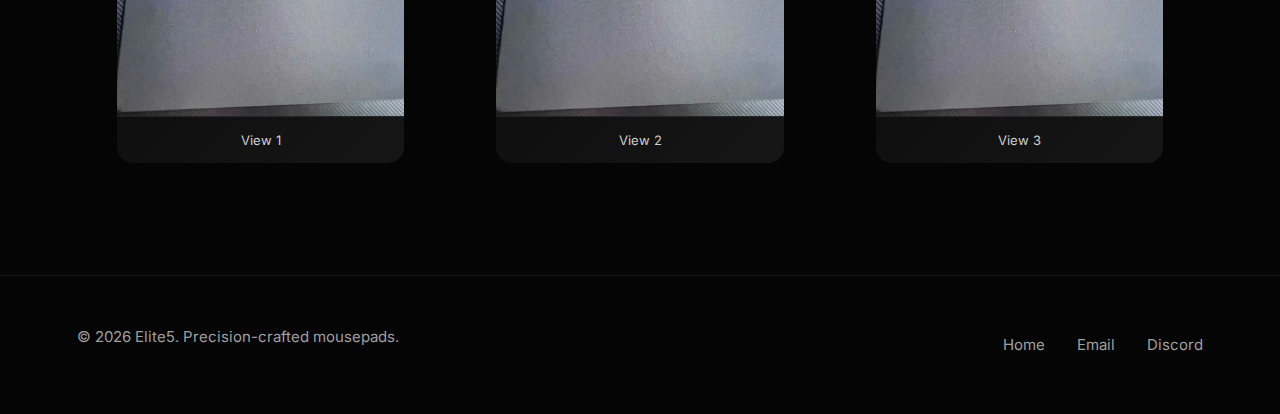
<file: products/saturn.html>
<!DOCTYPE html>
<html lang="en">
  <head>
    <meta charset="UTF-8" />
    <meta name="viewport" content="width=device-width, initial-scale=1.0" />
    <title>Elite5 Saturn</title>
    <meta name="description" content="Elite5 Saturn pad detail sheet." />
    <link rel="icon" type="image/svg+xml" href="../assets/favicon.svg" />
    <link rel="preconnect" href="https://fonts.googleapis.com" />
    <link rel="preconnect" href="https://fonts.gstatic.com" crossorigin />
    <link
      href="https://fonts.googleapis.com/css2?family=Inter:wght@400;500;600&family=Playfair+Display:wght@500&display=swap"
      rel="stylesheet"
    />
    <link rel="stylesheet" href="../styles/style.css" />
    <script defer src="../scripts/main.js"></script>
  </head>
  <body data-page="product" data-product="saturn" data-base="../">
    <header class="site-header">
      <a href="../index.html" class="brand mark">
        <img src="../assets/elite5-logo.png" alt="Elite5 logo" />
        <span>Elite5</span>
      </a>
      <nav class="site-nav">
        <a href="../categories/speed.html">Speed</a>
        <a href="../categories/balance.html">Balance</a>
        <a href="../categories/control.html">Control</a>
      </nav>
      <a class="discord-pill" href="https://discord.gg/pfEfK8AxvQ" target="_blank" rel="noreferrer">Join Discord</a>
    </header>

    <main>
      <section class="product-hero" id="product-hero"></section>
      <section class="product-details" aria-live="polite">
        <div id="product-summary" class="product-summary"></div>
        <div id="product-specs" class="product-specs"></div>
      </section>
      <section class="product-gallery" id="product-gallery" aria-label="Pad gallery"></section>
    </main>

    <footer class="site-footer">
      <p>© <span id="year"></span> Elite5. Precision-crafted mousepads.</p>
      <div class="footer-links">
        <a href="../index.html">Home</a>
        <a href="mailto:contact@elite5pads.com">Email</a>
        <a href="https://discord.gg/pfEfK8AxvQ" target="_blank" rel="noreferrer">Discord</a>
      </div>
    </footer>
  </body>
</html>
</file>
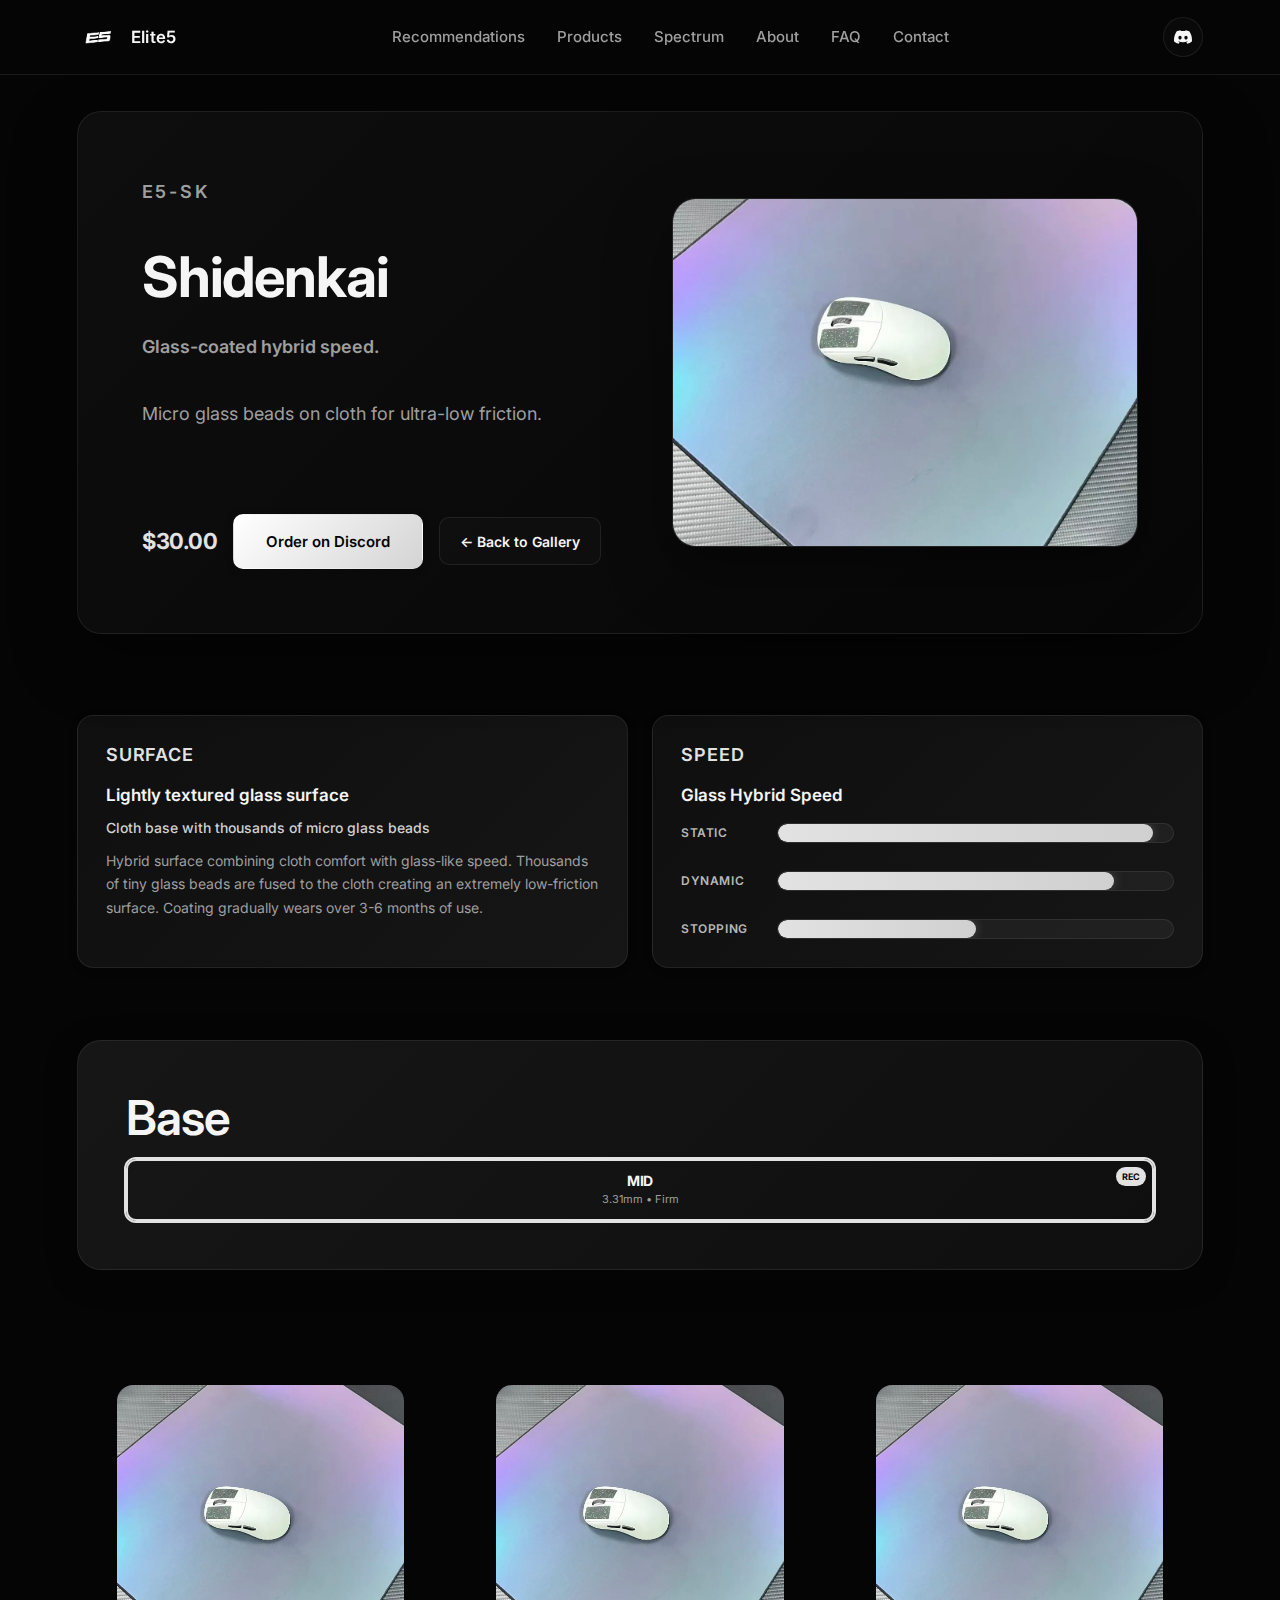
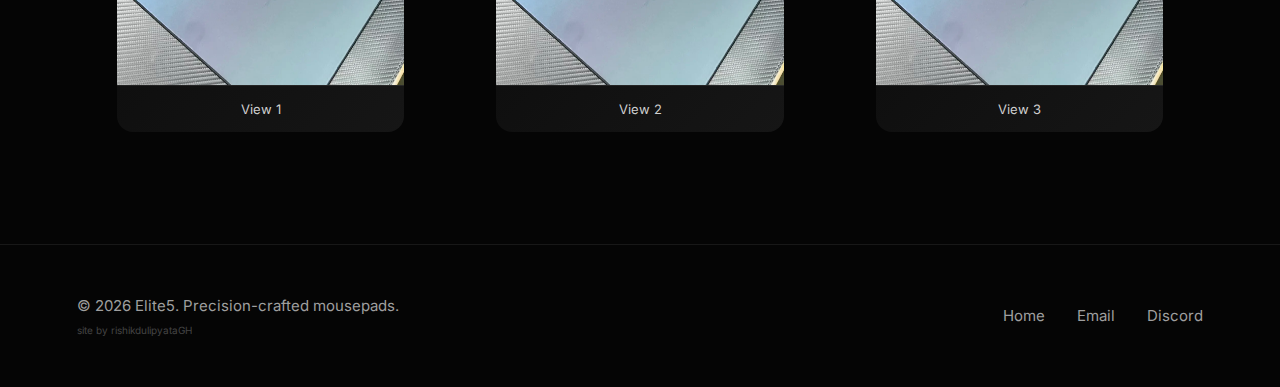
<file: products/shidenkai-v2.html>
<!DOCTYPE html>
<html lang="en">
  <head>
    <meta charset="UTF-8" />
    <meta name="viewport" content="width=device-width, initial-scale=1.0" />
    <title>Shidenkai V2 | Elite5</title>
    <meta name="description" content="Shidenkai V2 pad detail sheet." />
    <link rel="icon" type="image/png" href="../assets/elite5-logo.png" />
    <link rel="preconnect" href="https://fonts.googleapis.com" />
    <link rel="preconnect" href="https://fonts.gstatic.com" crossorigin />
    <link
      href="https://fonts.googleapis.com/css2?family=Inter:wght@400;500;600&family=Playfair+Display:wght@500&display=swap"
      rel="stylesheet"
    />
    <link rel="stylesheet" href="../styles/style.css" />
    <script defer src="../scripts/main.js"></script>
  </head>
  <body data-page="product" data-product="shidenkai-v2" data-base="../">
    <header class="site-header">
      <a href="../index.html" class="brand mark">
        <img src="../assets/elite5-logo.png" alt="Elite5 logo" />
        <span>Elite5</span>
      </a>
      <nav class="site-nav">
        <a href="../index.html#categories">Recommendations</a>
        <a href="../index.html#lineup">Products</a>
        <a href="../spectrum.html">Spectrum</a>
        <a href="../index.html#about">About</a>
        <a href="../index.html#faq">FAQ</a>
        <a href="../index.html#contact">Contact</a>
      </nav>
      <a class="discord-pill" href="https://discord.gg/pfEfK8AxvQ" target="_blank" rel="noreferrer" aria-label="Join our Discord server">
        <svg width="20" height="20" viewBox="0 0 71 55" fill="currentColor" xmlns="http://www.w3.org/2000/svg">
          <path d="M60.1045 4.8978C55.5792 2.8214 50.7265 1.2916 45.6527 0.41542C45.5603 0.39851 45.468 0.440769 45.4204 0.525289C44.7963 1.6353 44.105 3.0834 43.6209 4.2216C38.1637 3.4046 32.7345 3.4046 27.3892 4.2216C26.905 3.0581 26.1886 1.6353 25.5617 0.525289C25.5141 0.443589 25.4218 0.40133 25.3294 0.41542C20.2584 1.2888 15.4057 2.8186 10.8776 4.8978C10.8384 4.9147 10.8048 4.9429 10.7825 4.9795C1.57795 18.7309 -0.943561 32.1443 0.293408 45.3914C0.299005 45.4562 0.335386 45.5182 0.385761 45.5576C6.45866 50.0174 12.3413 52.7249 18.1147 54.5195C18.2071 54.5477 18.305 54.5139 18.3638 54.4378C19.7295 52.5728 20.9469 50.6063 21.9907 48.5383C22.0523 48.4172 21.9935 48.2735 21.8676 48.2256C19.9366 47.4931 18.0979 46.6 16.3292 45.5858C16.1893 45.5041 16.1781 45.304 16.3068 45.2082C16.679 44.9293 17.0513 44.6391 17.4067 44.3461C17.471 44.2926 17.5606 44.2813 17.6362 44.3151C29.2558 49.6202 41.8354 49.6202 53.3179 44.3151C53.3935 44.2785 53.4831 44.2898 53.5502 44.3433C53.9057 44.6363 54.2779 44.9293 54.6529 45.2082C54.7816 45.304 54.7732 45.5041 54.6333 45.5858C52.8646 46.6197 51.0259 47.4931 49.0921 48.2228C48.9662 48.2707 48.9102 48.4172 48.9718 48.5383C50.038 50.6034 51.2554 52.5699 52.5959 54.435C52.6519 54.5139 52.7526 54.5477 52.845 54.5195C58.6464 52.7249 64.529 50.0174 70.6019 45.5576C70.6551 45.5182 70.6887 45.459 70.6943 45.3942C72.1747 30.0791 68.2147 16.7757 60.1968 4.9823C60.1772 4.9429 60.1437 4.9147 60.1045 4.8978ZM23.7259 37.3253C20.2276 37.3253 17.3451 34.1136 17.3451 30.1693C17.3451 26.225 20.1717 23.0133 23.7259 23.0133C27.308 23.0133 30.1626 26.2532 30.1066 30.1693C30.1066 34.1136 27.28 37.3253 23.7259 37.3253ZM47.3178 37.3253C43.8196 37.3253 40.9371 34.1136 40.9371 30.1693C40.9371 26.225 43.7636 23.0133 47.3178 23.0133C50.9 23.0133 53.7545 26.2532 53.6986 30.1693C53.6986 34.1136 50.9 37.3253 47.3178 37.3253Z"/>
        </svg>
      </a>
    </header>

    <main>
      <section class="product-hero" id="product-hero"></section>
      <section class="product-details" aria-live="polite">
        <div id="product-summary" class="product-summary"></div>
        <div id="product-specs" class="product-specs"></div>
      </section>
      <section class="product-gallery" id="product-gallery" aria-label="Pad gallery"></section>
    </main>

    <footer class="site-footer">
      <div class="footer-left">
        <p>© <span id="year"></span> Elite5. Precision-crafted mousepads.</p>
        <a href="https://github.com/rishikdulipyataGH" target="_blank" rel="noreferrer" class="footer-credit">site by rishikdulipyataGH</a>
      </div>
      <div class="footer-links">
        <a href="../index.html">Home</a>
        <a href="mailto:contact@elite5pads.com">Email</a>
        <a href="https://discord.gg/pfEfK8AxvQ" target="_blank" rel="noreferrer">Discord</a>
      </div>
    </footer>
  </body>
</html>
</file>
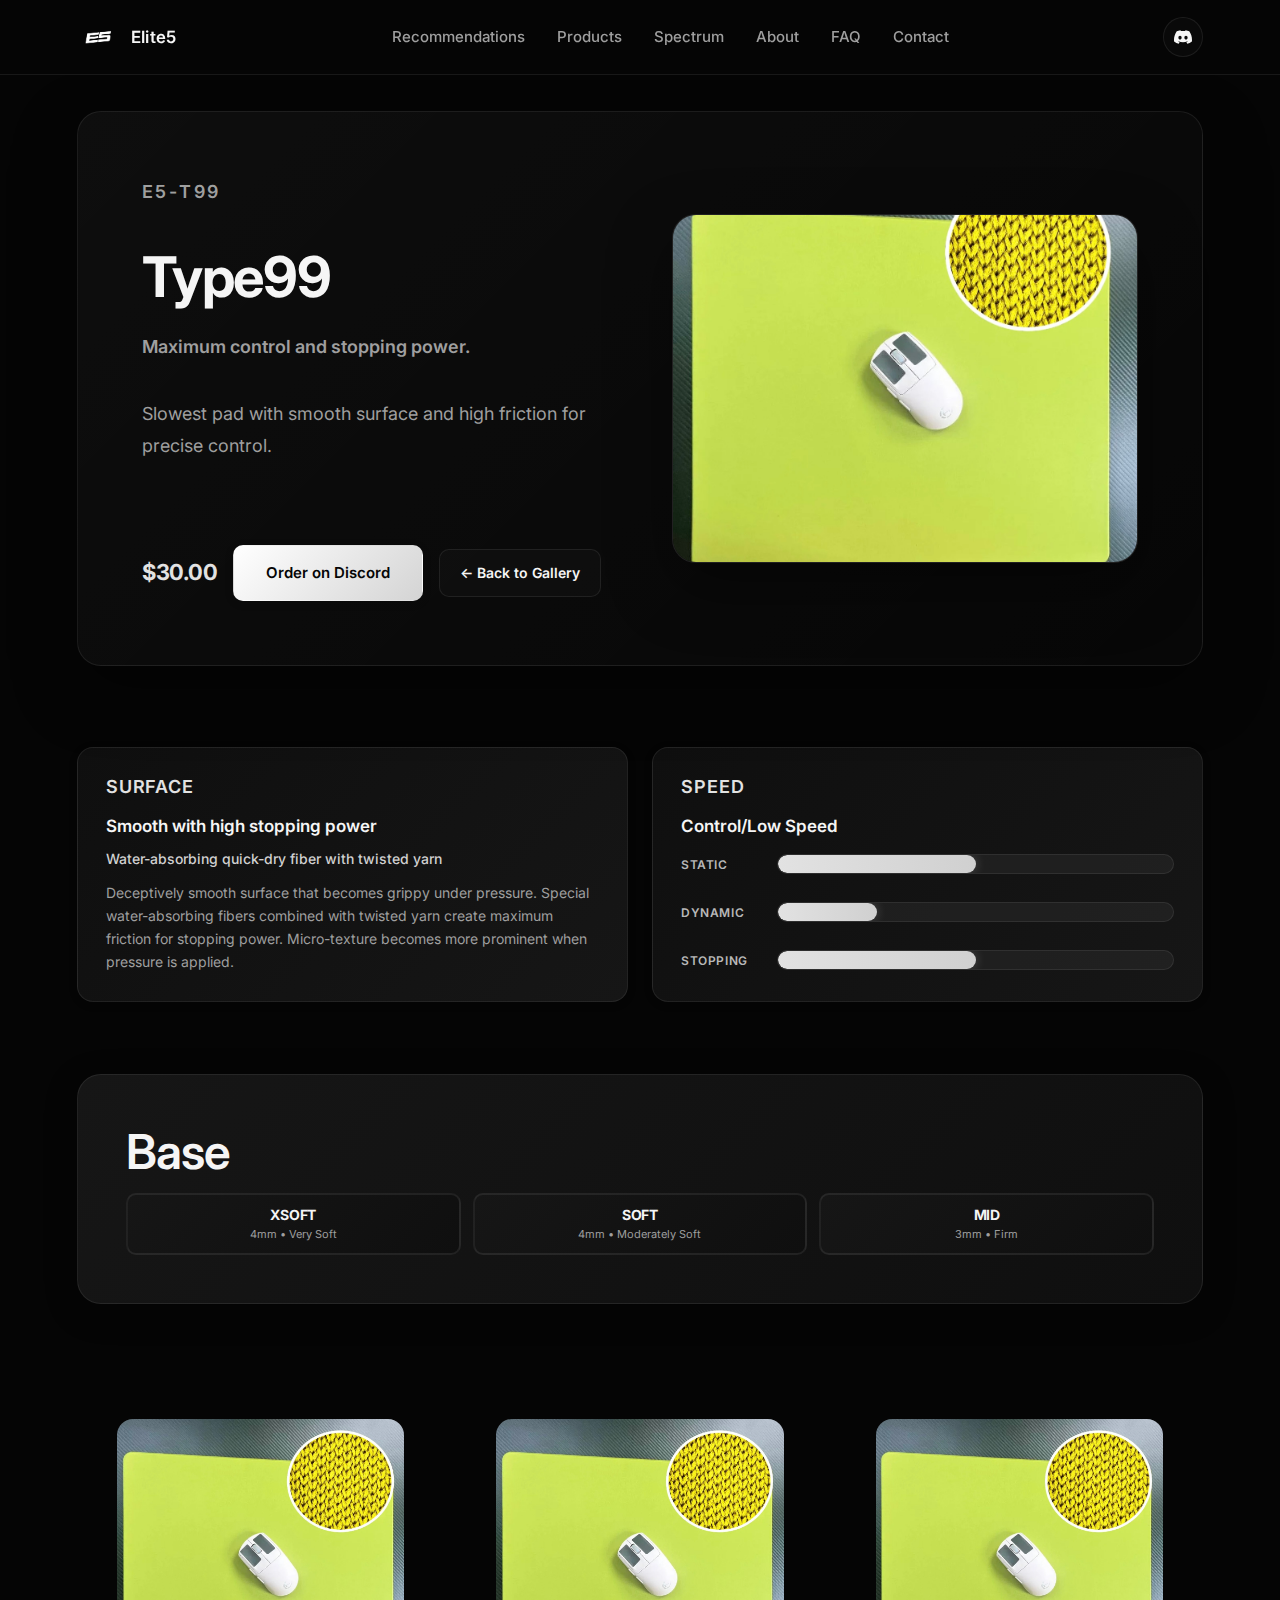
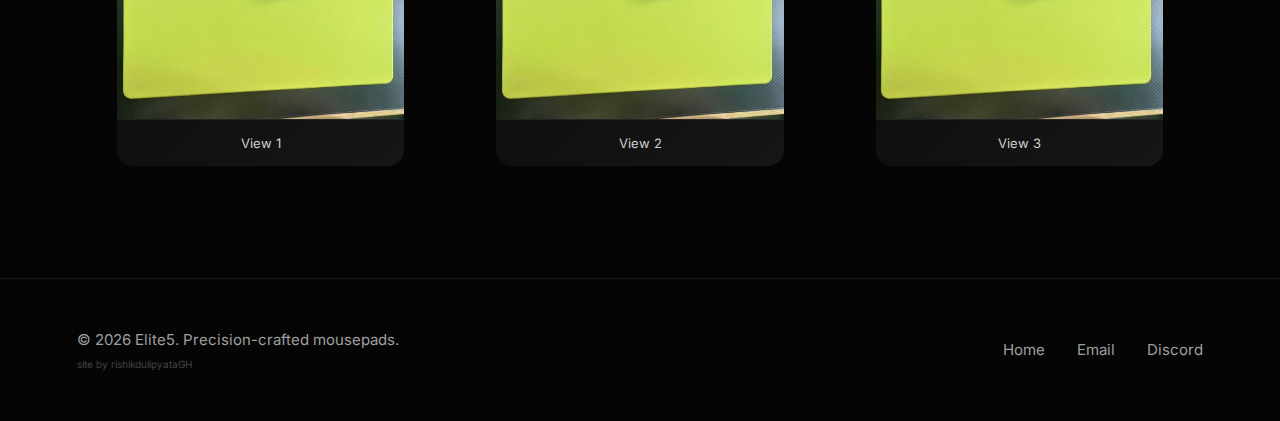
<file: products/type99.html>
<!DOCTYPE html>
<html lang="en">
  <head>
    <meta charset="UTF-8" />
    <meta name="viewport" content="width=device-width, initial-scale=1.0" />
    <title>Type99 | Elite5</title>
    <meta name="description" content="Type99 control pad detail sheet." />
    <link rel="icon" type="image/png" href="../assets/elite5-logo.png" />
    <link rel="preconnect" href="https://fonts.googleapis.com" />
    <link rel="preconnect" href="https://fonts.gstatic.com" crossorigin />
    <link
      href="https://fonts.googleapis.com/css2?family=Inter:wght@400;500;600&family=Playfair+Display:wght@500&display=swap"
      rel="stylesheet"
    />
    <link rel="stylesheet" href="../styles/style.css" />
    <script defer src="../scripts/main.js"></script>
  </head>
  <body data-page="product" data-product="type99" data-base="../">
    <header class="site-header">
      <a href="../index.html" class="brand mark">
        <img src="../assets/elite5-logo.png" alt="Elite5 logo" />
        <span>Elite5</span>
      </a>
      <nav class="site-nav">
        <a href="../index.html#categories">Recommendations</a>
        <a href="../index.html#lineup">Products</a>
        <a href="../spectrum.html">Spectrum</a>
        <a href="../index.html#about">About</a>
        <a href="../index.html#faq">FAQ</a>
        <a href="../index.html#contact">Contact</a>
      </nav>
      <a class="discord-pill" href="https://discord.gg/pfEfK8AxvQ" target="_blank" rel="noreferrer" aria-label="Join our Discord server">
        <svg width="20" height="20" viewBox="0 0 71 55" fill="currentColor" xmlns="http://www.w3.org/2000/svg">
          <path d="M60.1045 4.8978C55.5792 2.8214 50.7265 1.2916 45.6527 0.41542C45.5603 0.39851 45.468 0.440769 45.4204 0.525289C44.7963 1.6353 44.105 3.0834 43.6209 4.2216C38.1637 3.4046 32.7345 3.4046 27.3892 4.2216C26.905 3.0581 26.1886 1.6353 25.5617 0.525289C25.5141 0.443589 25.4218 0.40133 25.3294 0.41542C20.2584 1.2888 15.4057 2.8186 10.8776 4.8978C10.8384 4.9147 10.8048 4.9429 10.7825 4.9795C1.57795 18.7309 -0.943561 32.1443 0.293408 45.3914C0.299005 45.4562 0.335386 45.5182 0.385761 45.5576C6.45866 50.0174 12.3413 52.7249 18.1147 54.5195C18.2071 54.5477 18.305 54.5139 18.3638 54.4378C19.7295 52.5728 20.9469 50.6063 21.9907 48.5383C22.0523 48.4172 21.9935 48.2735 21.8676 48.2256C19.9366 47.4931 18.0979 46.6 16.3292 45.5858C16.1893 45.5041 16.1781 45.304 16.3068 45.2082C16.679 44.9293 17.0513 44.6391 17.4067 44.3461C17.471 44.2926 17.5606 44.2813 17.6362 44.3151C29.2558 49.6202 41.8354 49.6202 53.3179 44.3151C53.3935 44.2785 53.4831 44.2898 53.5502 44.3433C53.9057 44.6363 54.2779 44.9293 54.6529 45.2082C54.7816 45.304 54.7732 45.5041 54.6333 45.5858C52.8646 46.6197 51.0259 47.4931 49.0921 48.2228C48.9662 48.2707 48.9102 48.4172 48.9718 48.5383C50.038 50.6034 51.2554 52.5699 52.5959 54.435C52.6519 54.5139 52.7526 54.5477 52.845 54.5195C58.6464 52.7249 64.529 50.0174 70.6019 45.5576C70.6551 45.5182 70.6887 45.459 70.6943 45.3942C72.1747 30.0791 68.2147 16.7757 60.1968 4.9823C60.1772 4.9429 60.1437 4.9147 60.1045 4.8978ZM23.7259 37.3253C20.2276 37.3253 17.3451 34.1136 17.3451 30.1693C17.3451 26.225 20.1717 23.0133 23.7259 23.0133C27.308 23.0133 30.1626 26.2532 30.1066 30.1693C30.1066 34.1136 27.28 37.3253 23.7259 37.3253ZM47.3178 37.3253C43.8196 37.3253 40.9371 34.1136 40.9371 30.1693C40.9371 26.225 43.7636 23.0133 47.3178 23.0133C50.9 23.0133 53.7545 26.2532 53.6986 30.1693C53.6986 34.1136 50.9 37.3253 47.3178 37.3253Z"/>
        </svg>
      </a>
    </header>

    <main>
      <section class="product-hero" id="product-hero"></section>
      <section class="product-details" aria-live="polite">
        <div id="product-summary" class="product-summary"></div>
        <div id="product-specs" class="product-specs"></div>
      </section>
      <section class="product-gallery" id="product-gallery" aria-label="Pad gallery"></section>
    </main>

    <footer class="site-footer">
      <div class="footer-left">
        <p>© <span id="year"></span> Elite5. Precision-crafted mousepads.</p>
        <a href="https://github.com/rishikdulipyataGH" target="_blank" rel="noreferrer" class="footer-credit">site by rishikdulipyataGH</a>
      </div>
      <div class="footer-links">
        <a href="../index.html">Home</a>
        <a href="mailto:contact@elite5pads.com">Email</a>
        <a href="https://discord.gg/pfEfK8AxvQ" target="_blank" rel="noreferrer">Discord</a>
      </div>
    </footer>
  </body>
</html>
</file>
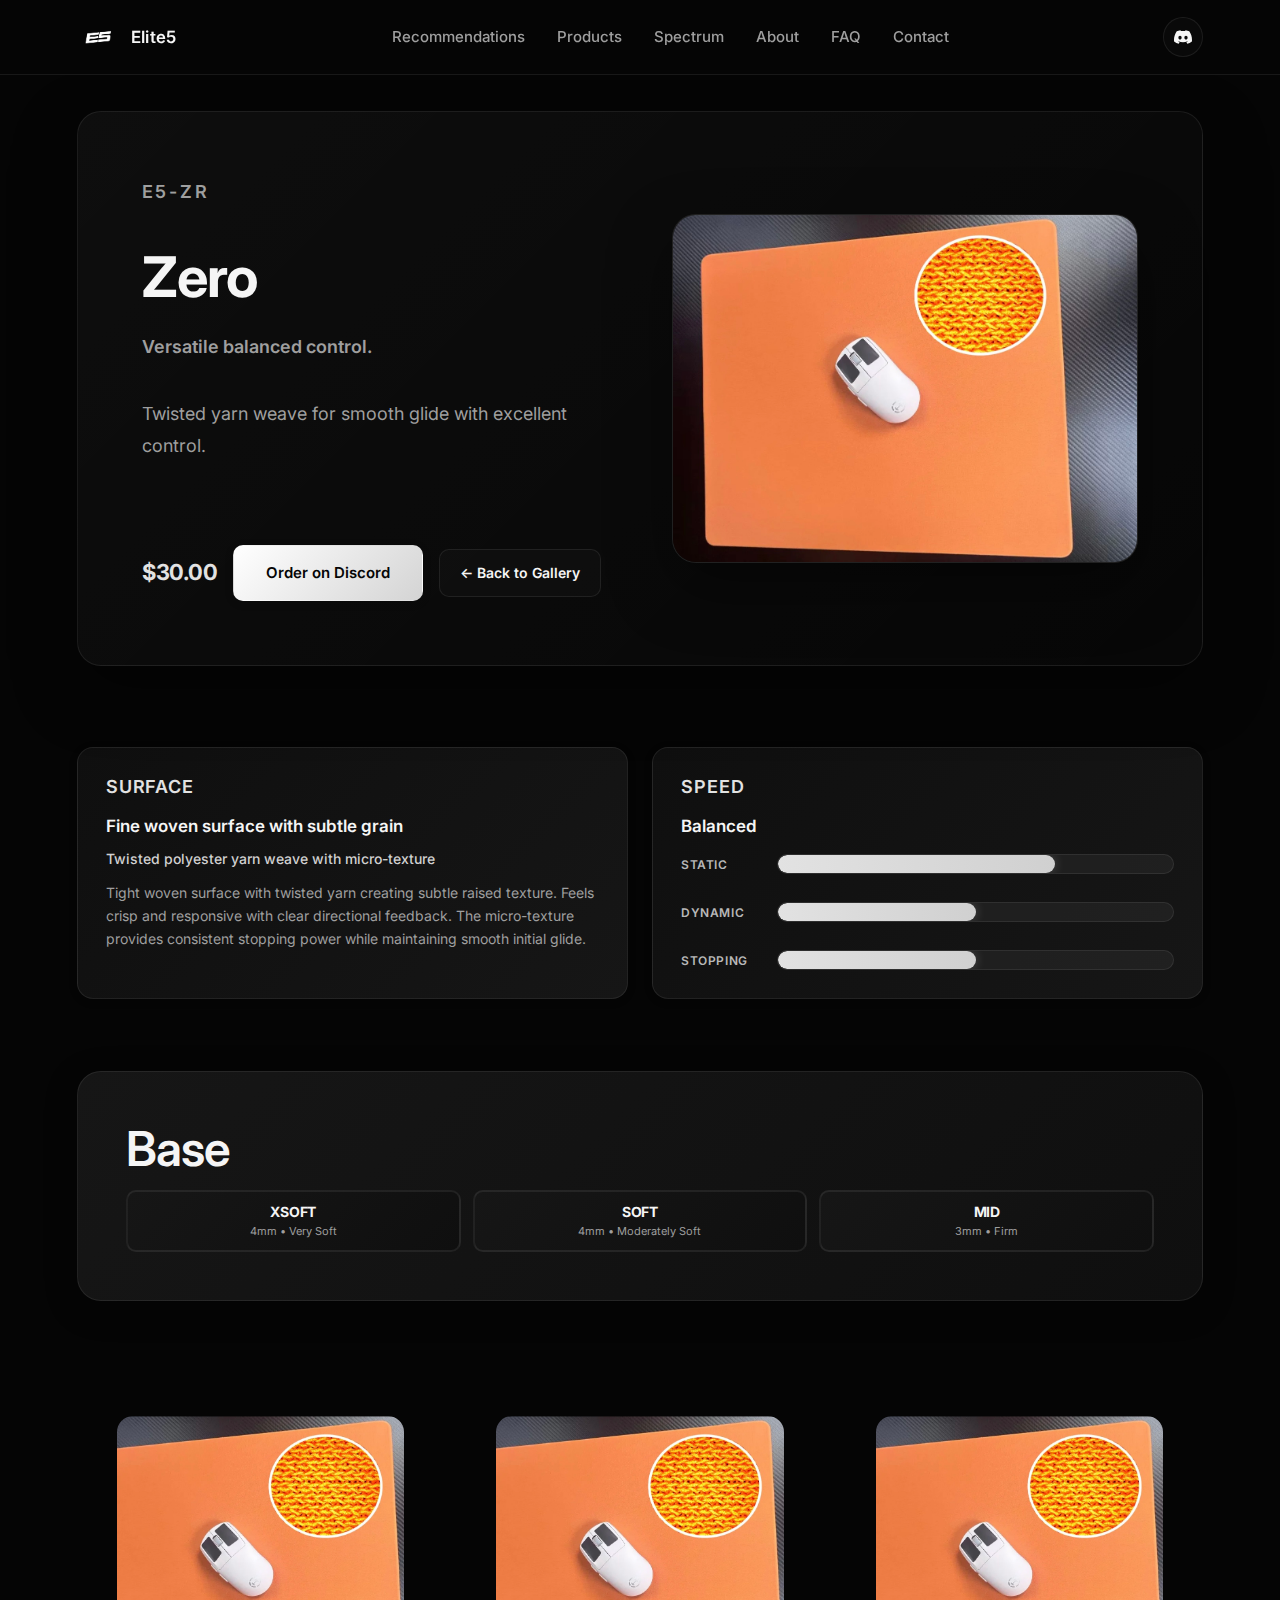
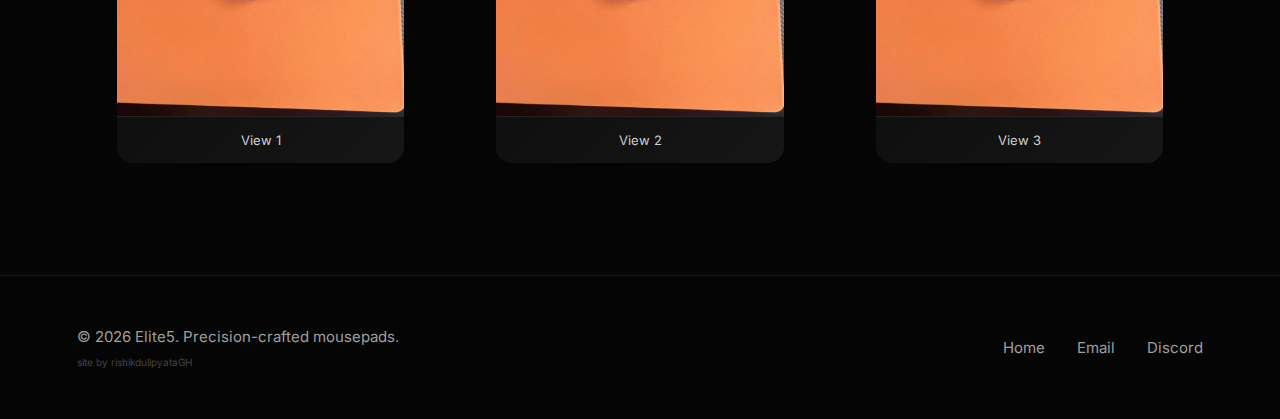
<file: products/zero.html>
<!DOCTYPE html>
<html lang="en">
  <head>
    <meta charset="UTF-8" />
    <meta name="viewport" content="width=device-width, initial-scale=1.0" />
    <title>Zero | Elite5</title>
    <meta name="description" content="Zero balance pad detail sheet." />
    <link rel="icon" type="image/png" href="../assets/elite5-logo.png" />
    <link rel="preconnect" href="https://fonts.googleapis.com" />
    <link rel="preconnect" href="https://fonts.gstatic.com" crossorigin />
    <link
      href="https://fonts.googleapis.com/css2?family=Inter:wght@400;500;600&family=Playfair+Display:wght@500&display=swap"
      rel="stylesheet"
    />
    <link rel="stylesheet" href="../styles/style.css" />
    <script defer src="../scripts/main.js"></script>
  </head>
  <body data-page="product" data-product="zero" data-base="../">
    <header class="site-header">
      <a href="../index.html" class="brand mark">
        <img src="../assets/elite5-logo.png" alt="Elite5 logo" />
        <span>Elite5</span>
      </a>
      <nav class="site-nav">
        <a href="../index.html#categories">Recommendations</a>
        <a href="../index.html#lineup">Products</a>
        <a href="../spectrum.html">Spectrum</a>
        <a href="../index.html#about">About</a>
        <a href="../index.html#faq">FAQ</a>
        <a href="../index.html#contact">Contact</a>
      </nav>
      <a class="discord-pill" href="https://discord.gg/pfEfK8AxvQ" target="_blank" rel="noreferrer" aria-label="Join our Discord server">
        <svg width="20" height="20" viewBox="0 0 71 55" fill="currentColor" xmlns="http://www.w3.org/2000/svg">
          <path d="M60.1045 4.8978C55.5792 2.8214 50.7265 1.2916 45.6527 0.41542C45.5603 0.39851 45.468 0.440769 45.4204 0.525289C44.7963 1.6353 44.105 3.0834 43.6209 4.2216C38.1637 3.4046 32.7345 3.4046 27.3892 4.2216C26.905 3.0581 26.1886 1.6353 25.5617 0.525289C25.5141 0.443589 25.4218 0.40133 25.3294 0.41542C20.2584 1.2888 15.4057 2.8186 10.8776 4.8978C10.8384 4.9147 10.8048 4.9429 10.7825 4.9795C1.57795 18.7309 -0.943561 32.1443 0.293408 45.3914C0.299005 45.4562 0.335386 45.5182 0.385761 45.5576C6.45866 50.0174 12.3413 52.7249 18.1147 54.5195C18.2071 54.5477 18.305 54.5139 18.3638 54.4378C19.7295 52.5728 20.9469 50.6063 21.9907 48.5383C22.0523 48.4172 21.9935 48.2735 21.8676 48.2256C19.9366 47.4931 18.0979 46.6 16.3292 45.5858C16.1893 45.5041 16.1781 45.304 16.3068 45.2082C16.679 44.9293 17.0513 44.6391 17.4067 44.3461C17.471 44.2926 17.5606 44.2813 17.6362 44.3151C29.2558 49.6202 41.8354 49.6202 53.3179 44.3151C53.3935 44.2785 53.4831 44.2898 53.5502 44.3433C53.9057 44.6363 54.2779 44.9293 54.6529 45.2082C54.7816 45.304 54.7732 45.5041 54.6333 45.5858C52.8646 46.6197 51.0259 47.4931 49.0921 48.2228C48.9662 48.2707 48.9102 48.4172 48.9718 48.5383C50.038 50.6034 51.2554 52.5699 52.5959 54.435C52.6519 54.5139 52.7526 54.5477 52.845 54.5195C58.6464 52.7249 64.529 50.0174 70.6019 45.5576C70.6551 45.5182 70.6887 45.459 70.6943 45.3942C72.1747 30.0791 68.2147 16.7757 60.1968 4.9823C60.1772 4.9429 60.1437 4.9147 60.1045 4.8978ZM23.7259 37.3253C20.2276 37.3253 17.3451 34.1136 17.3451 30.1693C17.3451 26.225 20.1717 23.0133 23.7259 23.0133C27.308 23.0133 30.1626 26.2532 30.1066 30.1693C30.1066 34.1136 27.28 37.3253 23.7259 37.3253ZM47.3178 37.3253C43.8196 37.3253 40.9371 34.1136 40.9371 30.1693C40.9371 26.225 43.7636 23.0133 47.3178 23.0133C50.9 23.0133 53.7545 26.2532 53.6986 30.1693C53.6986 34.1136 50.9 37.3253 47.3178 37.3253Z"/>
        </svg>
      </a>
    </header>

    <main>
      <section class="product-hero" id="product-hero"></section>
      <section class="product-details" aria-live="polite">
        <div id="product-summary" class="product-summary"></div>
        <div id="product-specs" class="product-specs"></div>
      </section>
      <section class="product-gallery" id="product-gallery" aria-label="Pad gallery"></section>
    </main>

    <footer class="site-footer">
      <div class="footer-left">
        <p>© <span id="year"></span> Elite5. Precision-crafted mousepads.</p>
        <a href="https://github.com/rishikdulipyataGH" target="_blank" rel="noreferrer" class="footer-credit">site by rishikdulipyataGH</a>
      </div>
      <div class="footer-links">
        <a href="../index.html">Home</a>
        <a href="mailto:contact@elite5pads.com">Email</a>
        <a href="https://discord.gg/pfEfK8AxvQ" target="_blank" rel="noreferrer">Discord</a>
      </div>
    </footer>
  </body>
</html>
</file>
<file: styles/style.css>
:root {
  --bg: #050505;
  --panel: #0f0f0f;
  --panel-alt: #161616;
  --text: #f5f5f5;
  --text-secondary: #d0d0d0;
  --muted: #9f9f9f;
  --muted-light: #b8b8b8;
  --accent: #e2e2e2;
  --accent-hover: #ffffff;
  --border: rgba(255, 255, 255, 0.08);
  --border-hover: rgba(255, 255, 255, 0.15);
  --shadow-sm: 0 2px 8px rgba(0, 0, 0, 0.15);
  --shadow: 0 8px 32px rgba(0, 0, 0, 0.3);
  --shadow-lg: 0 24px 64px rgba(0, 0, 0, 0.4);
  --radius-lg: 24px;
  --radius-md: 16px;
  --radius-sm: 10px;
  --transition: all 0.3s cubic-bezier(0.4, 0, 0.2, 1);
  --transition-fast: all 0.15s cubic-bezier(0.4, 0, 0.2, 1);
  scroll-behavior: smooth;
  scroll-padding-top: 100px;
}

html {
  scroll-padding-top: 100px;
}

* {
  box-sizing: border-box;
}

body {
  margin: 0;
  font-family: 'Inter', system-ui, -apple-system, BlinkMacSystemFont, sans-serif;
  background-color: var(--bg);
  color: var(--text);
  min-height: 100vh;
  line-height: 1.7;
  font-size: 16px;
  font-weight: 400;
  -webkit-font-smoothing: antialiased;
  -moz-osx-font-smoothing: grayscale;
}

img {
  max-width: 100%;
  display: block;
}

a {
  color: inherit;
  text-decoration: none;
  transition: var(--transition-fast);
}

h1, h2, h3, h4, h5, h6 {
  margin: 0;
  font-weight: 600;
  line-height: 1.2;
  letter-spacing: -0.02em;
}

h1 {
  font-size: clamp(2.5rem, 5vw + 1rem, 4.5rem);
  font-weight: 700;
}

h2 {
  font-size: clamp(2rem, 3vw + 1rem, 3rem);
}

h3 {
  font-size: clamp(1.25rem, 2vw + 0.5rem, 1.75rem);
  font-weight: 600;
}

p {
  margin: 0 0 1rem 0;
}

main {
  padding: 0 clamp(1.5rem, 6vw, 8rem) 6rem;
  max-width: 1600px;
  margin: 0 auto;
}

.site-header {
  position: sticky;
  top: 0;
  z-index: 100;
  display: flex;
  align-items: center;
  justify-content: space-between;
  padding: 1rem clamp(1.5rem, 6vw, 8rem);
  background: rgba(5, 5, 5, 0.92);
  backdrop-filter: blur(16px);
  -webkit-backdrop-filter: blur(16px);
  border-bottom: 1px solid var(--border);
  transition: var(--transition);
}

.brand {
  display: flex;
  align-items: center;
  gap: 0.75rem;
  font-weight: 600;
  letter-spacing: 0.02em;
  font-size: 1.05rem;
  transition: var(--transition-fast);
}

.brand:hover {
  opacity: 0.85;
}

.brand img {
  width: 42px;
  height: auto;
  transition: var(--transition-fast);
}

.site-nav {
  display: flex;
  gap: 2rem;
  font-size: 0.9375rem;
  color: var(--muted);
  font-weight: 500;
}

.site-nav a {
  position: relative;
  padding: 0.25rem 0;
  transition: var(--transition-fast);
}

.site-nav a:hover {
  color: var(--text);
}

.site-nav a::after {
  content: '';
  position: absolute;
  bottom: 0;
  left: 0;
  width: 0;
  height: 1px;
  background: var(--accent);
  transition: width 0.3s cubic-bezier(0.4, 0, 0.2, 1);
}

.site-nav a:hover::after {
  width: 100%;
}

.discord-pill {
  border: 1px solid var(--border);
  padding: 0.625rem;
  border-radius: 999px;
  font-size: 0.875rem;
  font-weight: 500;
  transition: var(--transition);
  background: rgba(255, 255, 255, 0.02);
  display: flex;
  align-items: center;
  justify-content: center;
  width: 40px;
  height: 40px;
}

.discord-pill svg {
  transition: var(--transition-fast);
}

.discord-pill:hover {
  border-color: var(--border-hover);
  background: rgba(255, 255, 255, 0.05);
  transform: translateY(-1px);
  box-shadow: var(--shadow-sm);
}

.discord-pill:hover svg {
  transform: scale(1.1);
}

.hero {
  display: grid;
  grid-template-columns: repeat(auto-fit, minmax(320px, 1fr));
  align-items: center;
  gap: 4rem;
  padding: clamp(4rem, 10vh, 8rem) 0 clamp(3rem, 8vh, 6rem);
}

.hero-content h1 {
  margin: 0.5rem 0 0.75rem;
}

.eyebrow {
  text-transform: uppercase;
  letter-spacing: 0.15em;
  font-size: 0.75rem;
  font-weight: 600;
  color: var(--muted-light);
  margin-bottom: 0.5rem;
  display: inline-block;
}

.tagline {
  font-size: clamp(1.125rem, 2vw, 1.5rem);
  color: var(--text-secondary);
  margin-bottom: 1.25rem;
  font-weight: 500;
  line-height: 1.5;
}

.summary {
  color: var(--muted);
  max-width: 560px;
  font-size: 1.0625rem;
  line-height: 1.75;
}

.hero-ctas {
  display: flex;
  flex-wrap: wrap;
  gap: 1rem;
  margin-top: 2rem;
  align-items: center;
}

.hero-ctas .price {
  font-size: 1.375rem;
  font-weight: 700;
  color: var(--accent);
  display: flex;
  align-items: center;
  letter-spacing: -0.01em;
}

.btn {
  display: inline-flex;
  align-items: center;
  justify-content: center;
  padding: 0.875rem 2rem;
  border-radius: var(--radius-sm);
  border: 1px solid transparent;
  font-weight: 600;
  font-size: 0.9375rem;
  text-align: center;
  cursor: pointer;
  transition: var(--transition);
  text-decoration: none;
  white-space: nowrap;
  min-height: 48px;
}

.btn.primary {
  background: linear-gradient(135deg, #ffffff, #d4d4d4);
  color: #050505;
  box-shadow: var(--shadow-sm);
}

.btn.primary:hover {
  background: linear-gradient(135deg, #ffffff, #e8e8e8);
  transform: translateY(-2px);
  box-shadow: var(--shadow);
}

.btn.primary:active {
  transform: translateY(0);
}

.btn.ghost {
  border-color: var(--border);
  color: var(--text);
  background: rgba(255, 255, 255, 0.02);
}

.btn.ghost:hover {
  border-color: var(--border-hover);
  background: rgba(255, 255, 255, 0.05);
  transform: translateY(-2px);
  box-shadow: var(--shadow-sm);
}

.btn.ghost:active {
  transform: translateY(0);
}

.hero-visual {
  position: relative;
  border-radius: var(--radius-lg);
  background: linear-gradient(135deg, var(--panel), var(--panel-alt));
  min-height: 520px;
  display: flex;
  align-items: stretch;
  justify-content: center;
  overflow: hidden;
  box-shadow: var(--shadow-lg);
  border: 1px solid var(--border);
}

.hero-scroll {
  display: flex;
  gap: 2rem;
  padding: 2.5rem;
  overflow-x: auto;
  overflow-y: hidden;
  -webkit-overflow-scrolling: touch;
  align-items: center;
}

.hero-scroll::-webkit-scrollbar {
  display: none;
}

.hero-scroll {
  scrollbar-width: none; /* Firefox */
  -ms-overflow-style: none; /* IE and Edge */
}

.hero-slide {
  min-width: min(380px, 85vw);
  max-width: 420px;
  min-height: 420px;
  border-radius: var(--radius-md);
  overflow: hidden;
  position: relative;
  box-shadow: var(--shadow-lg);
  transition: var(--transition);
  flex-shrink: 0;
}

.hero-slide:hover {
  transform: translateY(-6px) scale(1.02);
  box-shadow: 0 32px 80px rgba(0, 0, 0, 0.5);
}

.hero-slide-link {
  display: block;
  position: relative;
  height: 100%;
}

.hero-slide img {
  width: 100%;
  height: 100%;
  object-fit: cover;
  display: block;
  filter: contrast(1.05) saturate(0.9);
  transition: var(--transition);
}

.hero-slide:hover img {
  filter: contrast(1.1) saturate(1.05);
  transform: scale(1.03);
}

.category-indicator {
  position: absolute;
  bottom: 2rem;
  left: 2rem;
  background: rgba(5, 5, 5, 0.9);
  backdrop-filter: blur(16px);
  -webkit-backdrop-filter: blur(16px);
  border: 1px solid var(--border);
  padding: 1rem 1.5rem;
  border-radius: var(--radius-md);
  display: flex;
  flex-direction: column;
  gap: 0.35rem;
  box-shadow: 0 20px 50px rgba(0, 0, 0, 0.6);
  transition: var(--transition);
}

.hero-slide:hover .category-indicator {
  background: rgba(5, 5, 5, 0.95);
  border-color: var(--border-hover);
  transform: translateY(-2px);
  box-shadow: 0 24px 60px rgba(0, 0, 0, 0.7);
}

.category-indicator .indicator-label {
  text-transform: uppercase;
  font-size: 0.6875rem;
  letter-spacing: 0.15em;
  color: var(--accent);
  font-weight: 600;
}

.category-indicator strong {
  font-size: 1.25rem;
  letter-spacing: -0.02em;
  font-weight: 700;
  color: var(--text);
}

.section-heading {
  display: flex;
  flex-direction: column;
  gap: 0.75rem;
  margin-bottom: 3rem;
}

.section-heading h2 {
  margin: 0.25rem 0 0;
}

.section-heading p {
  color: var(--muted);
  font-size: 1.0625rem;
  line-height: 1.7;
  max-width: 720px;
}

.categories,
.products {
  padding: clamp(4rem, 8vh, 6rem) 0;
}

.category-grid {
  display: grid;
  grid-template-columns: repeat(auto-fit, minmax(280px, 1fr));
  gap: 2rem;
}

.category-card {
  position: relative;
  background: linear-gradient(135deg, var(--panel) 0%, var(--panel-alt) 100%);
  border-radius: var(--radius-md);
  padding: 0;
  border: 1px solid var(--border);
  display: flex;
  flex-direction: column;
  min-height: 520px;
  overflow: hidden;
  transition: var(--transition);
  box-shadow: var(--shadow-sm);
  cursor: pointer;
}

.category-card:hover {
  border-color: var(--border-hover);
  transform: translateY(-4px);
  box-shadow: var(--shadow);
}

.category-info {
  padding: 2rem;
  display: flex;
  flex-direction: column;
  gap: 1rem;
}

.category-info h3 {
  margin: 0;
  font-size: 1.75rem;
}

.category-info p {
  color: var(--muted);
  line-height: 1.7;
  font-size: 1rem;
  margin: 0;
}

.category-leader {
  margin-top: auto;
  padding: 1.5rem;
  background: rgba(0, 0, 0, 0.2);
  border-top: 1px solid var(--border);
  display: flex;
  flex-direction: column;
  gap: 0.75rem;
}

.leader-label {
  font-size: 0.75rem;
  text-transform: uppercase;
  letter-spacing: 0.1em;
  color: var(--accent);
  font-weight: 600;
  margin: 0;
}

.category-leader img {
  width: 100%;
  border-radius: var(--radius-sm);
  border: 1px solid rgba(255, 255, 255, 0.08);
  object-fit: cover;
  height: 180px;
  transition: var(--transition);
}

.category-card:hover .category-leader img {
  transform: scale(1.02);
  border-color: rgba(255, 255, 255, 0.12);
}

.leader-name {
  font-size: 1.125rem;
  font-weight: 600;
  color: var(--text);
  margin: 0;
  text-align: center;
}

.category-products {
  padding: 3rem 0 4rem;
}

.category-pill {
  display: inline-flex;
  align-items: center;
  justify-content: flex-start;
  padding: 0.5rem 1rem;
  border-radius: 999px;
  border: 1px solid var(--border);
  font-size: 0.6875rem;
  letter-spacing: 0.12em;
  text-transform: uppercase;
  color: var(--muted-light);
  font-weight: 600;
  background: rgba(255, 255, 255, 0.02);
  align-self: flex-start;
}

.category-list {
  list-style: none;
  padding: 0;
  margin: 0;
  display: flex;
  flex-wrap: wrap;
  gap: 0.5rem 1rem;
  color: var(--muted);
  font-size: 0.9375rem;
}

.category-list li {
  position: relative;
  padding-left: 0;
}

.category-list a {
  color: var(--muted);
  text-decoration: none;
  border-bottom: 1px solid transparent;
  transition: var(--transition-fast);
  padding-bottom: 2px;
}

.category-list a:hover {
  color: var(--text);
  border-color: var(--accent);
}

.category-list li::before {
  content: '·';
  margin-right: 0.5rem;
  color: var(--accent);
  font-size: 1.25rem;
  line-height: 1;
  vertical-align: middle;
}

.product-grid {
  display: grid;
  grid-template-columns: repeat(auto-fill, minmax(280px, 1fr));
  gap: 2rem;
}

.product-card {
  background: linear-gradient(135deg, var(--panel) 0%, var(--panel-alt) 100%);
  border-radius: var(--radius-md);
  padding: 1.5rem;
  border: 1px solid var(--border);
  display: flex;
  flex-direction: column;
  gap: 1rem;
  box-shadow: var(--shadow-sm);
  transition: var(--transition);
  height: 100%;
  cursor: pointer;
}

.product-card:hover {
  border-color: var(--border-hover);
  transform: translateY(-4px);
  box-shadow: var(--shadow);
}

.product-card img {
  border-radius: var(--radius-sm);
  border: 1px solid rgba(255, 255, 255, 0.06);
  width: 100%;
  aspect-ratio: 4/3;
  object-fit: cover;
  transition: var(--transition);
}

.product-card:hover img {
  transform: scale(1.02);
  border-color: rgba(255, 255, 255, 0.1);
}

.product-info {
  display: flex;
  flex-direction: column;
  gap: 0.5rem;
  flex: 1;
}

.product-card h3 {
  margin: 0;
  font-size: 1.375rem;
  line-height: 1.3;
}

.product-card .eyebrow {
  margin-bottom: 0;
}

.product-summary {
  margin: 0;
  color: var(--muted);
  line-height: 1.6;
  font-size: 0.9375rem;
}

.product-card p {
  margin: 0;
  color: var(--muted);
  line-height: 1.7;
  font-size: 0.9375rem;
}

.product-meta {
  display: flex;
  justify-content: space-between;
  align-items: center;
  font-size: 0.875rem;
  color: var(--muted-light);
  font-weight: 500;
}

.price {
  font-size: 1.25rem;
  font-weight: 700;
  color: var(--accent);
  letter-spacing: -0.01em;
}

.product-page-price {
  font-size: 2rem;
}

.btn-back {
  font-size: 0.875rem;
  padding: 0.625rem 1.25rem;
}

.buy-btn {
  margin-top: auto;
  display: inline-flex;
  justify-content: center;
  align-items: center;
  gap: 0.5rem;
  border-radius: var(--radius-sm);
  padding: 0.875rem 1rem;
  border: 1px solid var(--border);
  color: var(--text);
  font-weight: 600;
  font-size: 0.9375rem;
  background: rgba(255, 255, 255, 0.02);
  transition: var(--transition);
  min-height: 48px;
}

.buy-btn:hover {
  border-color: var(--border-hover);
  background: rgba(255, 255, 255, 0.05);
  transform: translateY(-2px);
  box-shadow: var(--shadow-sm);
}

.product-details {
  padding: clamp(2.5rem, 5vh, 4rem) 0;
  display: grid;
  gap: 2.5rem;
}

.summary-grid {
  display: grid;
  grid-template-columns: repeat(auto-fit, minmax(280px, 1fr));
  gap: 2rem;
}

.summary-card {
  background: linear-gradient(135deg, var(--panel), var(--panel-alt));
  border-radius: var(--radius-md);
  border: 1px solid var(--border);
  padding: 2rem;
  min-height: 200px;
  transition: var(--transition);
  box-shadow: var(--shadow-sm);
  position: relative;
  overflow: hidden;
}

.summary-card::before {
  content: '';
  position: absolute;
  top: 0;
  left: 0;
  width: 4px;
  height: 100%;
  background: linear-gradient(180deg, var(--accent), transparent);
  opacity: 0;
  transition: var(--transition);
}

.summary-card:hover {
  border-color: var(--border-hover);
  transform: translateY(-4px);
  box-shadow: var(--shadow);
}

.summary-card:hover::before {
  opacity: 1;
}

.summary-card h3 {
  margin-top: 0;
  margin-bottom: 1rem;
  font-size: 1.25rem;
  font-weight: 600;
  color: var(--text-secondary);
}

.summary-card p {
  margin: 0;
  color: var(--muted);
  line-height: 1.8;
  font-size: 1rem;
}

.product-specs {
  background: linear-gradient(135deg, var(--panel-alt), var(--panel));
  border-radius: var(--radius-lg);
  border: 1px solid var(--border);
  padding: 3rem;
  box-shadow: var(--shadow);
}

.product-specs h3 {
  margin-top: 0;
  margin-bottom: 2rem;
  font-size: 1.5rem;
  font-weight: 600;
  color: var(--text);
}

.spec-list {
  display: grid;
  grid-template-columns: repeat(auto-fit, minmax(220px, 1fr));
  gap: 2rem;
  margin: 0;
}

.spec-list div {
  border-top: 2px solid var(--border);
  padding-top: 1.25rem;
  transition: var(--transition-fast);
}

.spec-list div:hover {
  border-top-color: var(--accent);
}

.spec-list dt {
  font-size: 0.75rem;
  letter-spacing: 0.15em;
  text-transform: uppercase;
  color: var(--accent);
  margin-bottom: 0.75rem;
  font-weight: 700;
}

.spec-list dd {
  margin: 0;
  font-size: 1.125rem;
  color: var(--text);
  font-weight: 600;
  letter-spacing: -0.01em;
}

.product-gallery {
  padding: clamp(3rem, 6vh, 5rem) 0 clamp(4rem, 8vh, 6rem);
}

.product-gallery .section-heading {
  margin-bottom: 3rem;
}

.gallery-grid {
  display: grid;
  grid-template-columns: repeat(auto-fit, minmax(320px, 1fr));
  gap: 2.5rem;
}

.gallery-item {
  background: linear-gradient(135deg, var(--panel), var(--panel-alt));
  border-radius: var(--radius-lg);
  border: 1px solid var(--border);
  overflow: hidden;
  box-shadow: var(--shadow);
  transition: var(--transition);
}

.gallery-item:hover {
  transform: translateY(-6px);
  box-shadow: var(--shadow-lg);
  border-color: var(--border-hover);
}

.gallery-item img {
  width: 100%;
  height: 360px;
  object-fit: cover;
  display: block;
  transition: var(--transition);
  filter: contrast(1.05) saturate(0.95);
}

/* Product Page Enhancements */
.popular-badge {
  display: inline-flex;
  align-items: center;
  gap: 0.375rem;
  padding: 0.5rem 1rem;
  background: linear-gradient(135deg, #FFD700, #FFA500);
  color: #000;
  font-size: 0.75rem;
  font-weight: 700;
  text-transform: uppercase;
  letter-spacing: 0.1em;
  border-radius: 999px;
  box-shadow: 0 4px 12px rgba(255, 215, 0, 0.3);
  margin-bottom: 1rem;
}

.model-code {
  font-size: 0.875rem;
  font-weight: 700;
  color: var(--accent);
  text-transform: uppercase;
  letter-spacing: 0.15em;
  margin-bottom: 0.5rem;
}

.tagline {
  font-size: 1.25rem;
  font-weight: 600;
  color: var(--text-secondary);
  line-height: 1.4;
  margin-bottom: 1rem;
}

.product-description {
  font-size: 1rem;
  color: var(--muted);
  line-height: 1.7;
  margin-bottom: 2rem;
}

.section-header {
  font-size: 1.5rem;
  font-weight: 600;
  color: var(--text);
  margin: 0 0 1.5rem 0;
  padding-bottom: 0.75rem;
  border-bottom: 2px solid var(--border);
}

/* Key Performance Metrics */
.highlight-grid {
  display: grid;
  grid-template-columns: repeat(auto-fit, minmax(240px, 1fr));
  gap: 1.5rem;
  margin-bottom: 3rem;
}

.highlight-card {
  background: linear-gradient(135deg, var(--panel), var(--panel-alt));
  border: 1px solid var(--border);
  border-radius: var(--radius-md);
  padding: 1.75rem;
  text-align: center;
  transition: var(--transition);
  box-shadow: var(--shadow-sm);
  position: relative;
  overflow: hidden;
}

.highlight-card::before {
  content: '';
  position: absolute;
  top: 0;
  left: 0;
  width: 100%;
  height: 3px;
  background: linear-gradient(90deg, var(--accent), transparent);
  opacity: 0;
  transition: var(--transition);
}

.highlight-card:hover {
  transform: translateY(-4px);
  box-shadow: var(--shadow);
  border-color: var(--border-hover);
}

.highlight-card:hover::before {
  opacity: 1;
}

.highlight-icon {
  font-size: 2.5rem;
  margin-bottom: 0.75rem;
  display: block;
}

.highlight-card dt {
  font-size: 0.75rem;
  font-weight: 700;
  text-transform: uppercase;
  letter-spacing: 0.1em;
  color: var(--muted-light);
  margin-bottom: 0.5rem;
}

.highlight-card dd {
  margin: 0;
  font-size: 1.125rem;
  font-weight: 600;
  color: var(--text);
}

.highlight-card p {
  margin: 0.5rem 0 0 0;
  font-size: 0.875rem;
  color: var(--muted);
  line-height: 1.5;
}

/* Friction Visualization */
.friction-bars {
  margin-top: 1.5rem;
  padding: 1.5rem;
  background: rgba(255, 255, 255, 0.02);
  border-radius: var(--radius-sm);
  border: 1px solid var(--border);
}

.friction-bars h4 {
  font-size: 0.875rem;
  font-weight: 700;
  text-transform: uppercase;
  letter-spacing: 0.1em;
  color: var(--text-secondary);
  margin: 0 0 1.25rem 0;
}

.friction-row {
  display: flex;
  align-items: center;
  gap: 1rem;
  margin-bottom: 1rem;
}

.friction-row:last-child {
  margin-bottom: 0;
}

.friction-row dt {
  min-width: 80px;
  font-size: 0.75rem;
  font-weight: 600;
  text-transform: uppercase;
  letter-spacing: 0.05em;
  color: var(--muted-light);
}

.friction-bar {
  flex: 1;
  height: 20px;
  background: rgba(255, 255, 255, 0.05);
  border-radius: var(--radius-sm);
  overflow: hidden;
  border: 1px solid var(--border);
}

.friction-fill {
  height: 100%;
  background: linear-gradient(90deg, var(--accent), var(--text-secondary));
  border-radius: var(--radius-sm);
  transition: width 0.8s cubic-bezier(0.4, 0, 0.2, 1);
  box-shadow: 0 0 12px rgba(255, 255, 255, 0.2);
}

/* Callout Boxes */
.callout-box {
  padding: 1.5rem;
  border-radius: var(--radius-md);
  border: 1px solid;
  margin-bottom: 2rem;
  display: flex;
  gap: 1rem;
  align-items: flex-start;
  box-shadow: var(--shadow-sm);
}

.callout-box strong {
  display: block;
  font-size: 0.875rem;
  font-weight: 700;
  text-transform: uppercase;
  letter-spacing: 0.05em;
  margin-bottom: 0.5rem;
}

.callout-box p {
  margin: 0;
  line-height: 1.6;
  font-size: 0.9375rem;
}

.callout-icon {
  font-size: 1.5rem;
  flex-shrink: 0;
  line-height: 1;
}

.popular-note {
  background: linear-gradient(135deg, rgba(255, 215, 0, 0.1), rgba(255, 165, 0, 0.05));
  border-color: rgba(255, 215, 0, 0.4);
  color: var(--text);
}

.popular-note strong {
  color: #FFD700;
}

.warning {
  background: linear-gradient(135deg, rgba(255, 69, 0, 0.1), rgba(255, 140, 0, 0.05));
  border-color: rgba(255, 69, 0, 0.4);
  color: var(--text);
}

.warning strong {
  color: #FF6347;
}

.info {
  background: linear-gradient(135deg, rgba(100, 149, 237, 0.1), rgba(135, 206, 250, 0.05));
  border-color: rgba(100, 149, 237, 0.4);
  color: var(--text);
}

.info strong {
  color: #6495ED;
}

.special-note {
  background: linear-gradient(135deg, rgba(147, 112, 219, 0.1), rgba(186, 85, 211, 0.05));
  border-color: rgba(147, 112, 219, 0.4);
  color: var(--text);
}

.special-note strong {
  color: #9370DB;
}

/* Base Options */
.base-options-grid {
  display: grid;
  grid-template-columns: repeat(auto-fit, minmax(200px, 1fr));
  gap: 1.25rem;
  margin-bottom: 3rem;
}

.base-option-card {
  background: linear-gradient(135deg, var(--panel-alt), var(--panel));
  border: 2px solid var(--border);
  border-radius: var(--radius-md);
  padding: 1.5rem;
  transition: var(--transition);
  cursor: pointer;
  position: relative;
  box-shadow: var(--shadow-sm);
}

.base-option-card:hover {
  border-color: var(--border-hover);
  transform: translateY(-4px);
  box-shadow: var(--shadow);
}

.base-option-card.recommended {
  border-color: var(--accent);
  background: linear-gradient(135deg, rgba(255, 255, 255, 0.08), var(--panel-alt));
}

.base-option-card.recommended::before {
  content: '';
  position: absolute;
  top: -1px;
  left: -1px;
  right: -1px;
  bottom: -1px;
  background: linear-gradient(135deg, var(--accent), transparent);
  border-radius: var(--radius-md);
  z-index: -1;
  opacity: 0.3;
}

.base-option-card.selected {
  border-color: var(--accent);
  box-shadow: 0 8px 24px rgba(255, 255, 255, 0.15), 0 0 0 2px var(--accent);
}

.base-option-card.selected h4 {
  color: var(--accent);
}

.recommended-badge {
  display: inline-block;
  padding: 0.25rem 0.625rem;
  background: var(--accent);
  color: var(--bg);
  font-size: 0.625rem;
  font-weight: 700;
  text-transform: uppercase;
  letter-spacing: 0.1em;
  border-radius: 999px;
  margin-bottom: 0.75rem;
}

.base-option-card h4 {
  font-size: 1.125rem;
  font-weight: 700;
  color: var(--text);
  margin: 0 0 0.5rem 0;
}

.base-option-card .option-detail {
  font-size: 0.875rem;
  color: var(--muted-light);
  margin-bottom: 0.375rem;
}

.base-option-card .option-detail strong {
  color: var(--text-secondary);
  font-weight: 600;
}

.base-option-card p {
  margin: 0.75rem 0 0 0;
  font-size: 0.875rem;
  color: var(--muted);
  line-height: 1.6;
}

/* Detailed Specs */
.detailed-specs {
  background: linear-gradient(135deg, var(--panel), var(--panel-alt));
  border: 1px solid var(--border);
  border-radius: var(--radius-lg);
  padding: 2.5rem;
  margin-bottom: 3rem;
  box-shadow: var(--shadow);
}

.detailed-specs h3 {
  font-size: 1.5rem;
  font-weight: 600;
  color: var(--text);
  margin: 0 0 2rem 0;
  padding-bottom: 0.75rem;
  border-bottom: 2px solid var(--border);
}

.specs-grid {
  display: grid;
  grid-template-columns: repeat(auto-fit, minmax(200px, 1fr));
  gap: 2rem;
}

.specs-grid div {
  border-top: 2px solid var(--border);
  padding-top: 1rem;
  transition: var(--transition-fast);
}

.specs-grid div:hover {
  border-top-color: var(--accent);
}

.specs-grid dt {
  font-size: 0.75rem;
  font-weight: 700;
  text-transform: uppercase;
  letter-spacing: 0.15em;
  color: var(--accent);
  margin-bottom: 0.625rem;
}

.specs-grid dd {
  margin: 0;
  font-size: 1rem;
  color: var(--text);
  font-weight: 600;
  line-height: 1.4;
}

/* Best For Section */
.best-for-section {
  background: linear-gradient(135deg, rgba(255, 255, 255, 0.03), rgba(255, 255, 255, 0.01));
  border: 1px solid var(--border);
  border-radius: var(--radius-md);
  padding: 2rem;
  margin-bottom: 3rem;
}

.best-for-section h3 {
  font-size: 1.25rem;
  font-weight: 600;
  color: var(--text-secondary);
  margin: 0 0 1.25rem 0;
}

.best-for-list {
  list-style: none;
  padding: 0;
  margin: 0;
  display: grid;
  gap: 0.875rem;
}

.best-for-list li {
  display: flex;
  align-items: flex-start;
  gap: 0.75rem;
  font-size: 0.9375rem;
  color: var(--muted);
  line-height: 1.6;
}

.best-for-list li::before {
  content: '→';
  color: var(--accent);
  font-weight: 700;
  flex-shrink: 0;
  font-size: 1.125rem;
}

/* Enhanced Gallery Captions */
.gallery-item figcaption {
  padding: 1.5rem;
}

.gallery-item figcaption strong {
  display: block;
  font-size: 1rem;
  font-weight: 600;
  color: var(--text);
  margin-bottom: 0.375rem;
}

.gallery-item figcaption span {
  display: block;
  font-size: 0.875rem;
  color: var(--muted);
  line-height: 1.5;
}

/* Compact Product Page Layout */
.compact-grid {
  display: grid;
  grid-template-columns: repeat(auto-fit, minmax(280px, 1fr));
  gap: 1.5rem;
  margin-bottom: 2rem;
}

.compact-section {
  background: linear-gradient(135deg, var(--panel), var(--panel-alt));
  border: 1px solid var(--border);
  border-radius: var(--radius-md);
  padding: 1.75rem;
  box-shadow: var(--shadow-sm);
}

.compact-section h2 {
  font-size: 1.125rem;
  font-weight: 600;
  color: var(--accent);
  margin: 0 0 1rem 0;
  text-transform: uppercase;
  letter-spacing: 0.05em;
}

.surface-type {
  font-size: 1.0625rem;
  font-weight: 600;
  color: var(--text);
  margin: 0 0 0.5rem 0;
}

.surface-material {
  font-size: 0.875rem;
  color: var(--text-secondary);
  margin: 0 0 0.625rem 0;
  font-weight: 500;
}

.surface-desc {
  font-size: 0.875rem;
  color: var(--muted);
  margin: 0;
  line-height: 1.65;
}

.speed-rating {
  font-size: 1.0625rem;
  font-weight: 600;
  color: var(--text);
  margin: 0 0 0.875rem 0;
}

.friction-bars-compact {
  display: flex;
  flex-direction: column;
  gap: 0.75rem;
}

.popular-note-compact {
  padding: 1rem 1.5rem;
  background: linear-gradient(135deg, rgba(255, 215, 0, 0.1), rgba(255, 165, 0, 0.05));
  border: 1px solid rgba(255, 215, 0, 0.3);
  border-radius: var(--radius-md);
  color: var(--text);
  font-size: 0.9375rem;
  margin-bottom: 2rem;
}

.popular-note-compact strong {
  color: #FFD700;
}

.warning-compact {
  padding: 0.875rem 1.25rem;
  background: linear-gradient(135deg, rgba(255, 140, 0, 0.1), rgba(255, 69, 0, 0.05));
  border: 1px solid rgba(255, 140, 0, 0.3);
  border-radius: var(--radius-md);
  margin-bottom: 1.5rem;
}

.warning-compact p {
  margin: 0.375rem 0;
  font-size: 0.8125rem;
  color: var(--text);
  line-height: 1.5;
}

.warning-compact p:first-child {
  margin-top: 0;
}

.warning-compact p:last-child {
  margin-bottom: 0;
}

.warning-compact strong {
  margin-right: 0.5rem;
}

/* Compact Base Options */
.base-options-compact {
  display: grid;
  grid-template-columns: repeat(auto-fit, minmax(100px, 1fr));
  gap: 0.75rem;
  margin-top: 0.75rem;
}

.base-option-compact {
  background: linear-gradient(135deg, var(--panel-alt), var(--panel));
  border: 2px solid var(--border);
  border-radius: var(--radius-sm);
  padding: 0.75rem 0.625rem;
  text-align: center;
  transition: var(--transition);
  cursor: pointer;
  position: relative;
}

.base-option-compact:hover {
  border-color: var(--border-hover);
  transform: translateY(-2px);
  box-shadow: var(--shadow-sm);
}

.base-option-compact.recommended {
  border-color: var(--accent);
}

.base-option-compact.selected {
  border-color: var(--accent);
  box-shadow: 0 0 0 2px var(--accent);
}

.rec-badge {
  position: absolute;
  top: 0.375rem;
  right: 0.375rem;
  padding: 0.125rem 0.375rem;
  background: var(--accent);
  color: var(--bg);
  font-size: 0.5625rem;
  font-weight: 700;
  border-radius: 999px;
  letter-spacing: 0.02em;
}

.base-option-compact h4 {
  font-size: 0.875rem;
  font-weight: 700;
  color: var(--text);
  margin: 0 0 0.25rem 0;
}

.base-option-compact p {
  margin: 0;
  font-size: 0.6875rem;
  color: var(--muted);
  line-height: 1.2;
}

/* Compact Gallery */
.product-gallery {
  padding: clamp(3rem, 6vh, 5rem) 0 0 0;
}

.gallery-grid-compact {
  display: grid;
  grid-template-columns: repeat(3, 1fr);
  gap: 0.75rem;
}

.gallery-item-compact {
  border-radius: var(--radius-md);
  overflow: hidden;
  transition: var(--transition);
}

.gallery-item-compact:hover {
  transform: translateY(-4px);
  box-shadow: var(--shadow);
}

.gallery-item-compact img {
  width: 100%;
  height: 300px;
  object-fit: cover;
  display: block;
}

.gallery-item-compact figcaption {
  padding: 0.75rem;
  font-size: 0.8125rem;
  color: var(--text-secondary);
  text-align: center;
  background: linear-gradient(135deg, var(--panel), var(--panel-alt));
  border-top: 1px solid var(--border);
}

/* Gallery Instructions */
.gallery-instructions {
  background: linear-gradient(135deg, var(--panel), var(--panel-alt));
  border: 1px solid var(--border);
  border-radius: var(--radius-lg);
  padding: 2.5rem;
  box-shadow: var(--shadow-sm);
}

.gallery-instructions p {
  margin: 0 0 1rem 0;
  font-size: 1rem;
  color: var(--text);
}

.gallery-instructions ol {
  margin: 0;
  padding-left: 1.5rem;
  color: var(--muted);
  line-height: 1.8;
}

.gallery-instructions ol li {
  margin-bottom: 0.75rem;
  font-size: 0.9375rem;
}

.gallery-instructions code {
  background: rgba(255, 255, 255, 0.05);
  padding: 0.125rem 0.375rem;
  border-radius: 3px;
  font-family: 'Courier New', monospace;
  font-size: 0.875rem;
  color: var(--accent);
}

.gallery-instructions pre {
  background: rgba(0, 0, 0, 0.3);
  border: 1px solid var(--border);
  border-radius: var(--radius-sm);
  padding: 1rem;
  margin: 0.5rem 0 0 0;
  overflow-x: auto;
  font-family: 'Courier New', monospace;
  font-size: 0.8125rem;
  line-height: 1.6;
  color: var(--text-secondary);
}

.gallery-item:hover img {
  transform: scale(1.08);
  filter: contrast(1.1) saturate(1.05);
}

.gallery-item figcaption {
  padding: 1.75rem;
  font-size: 1rem;
  color: var(--muted);
  line-height: 1.7;
  background: rgba(0, 0, 0, 0.2);
}

.gallery-note {
  text-align: center;
  color: var(--muted);
  font-size: 0.875rem;
  margin-top: 3rem;
  font-style: italic;
  opacity: 0.7;
}

.about,
.contact {
  padding: clamp(4rem, 8vh, 6rem) 0;
  border-top: 1px solid var(--border);
}

.about p {
  max-width: 760px;
  color: var(--muted);
  font-size: 1.125rem;
  line-height: 1.8;
}

.faq {
  padding: clamp(4rem, 8vh, 6rem) 0;
  border-top: 1px solid var(--border);
}

.faq-grid {
  display: grid;
  grid-template-columns: repeat(auto-fit, minmax(260px, 1fr));
  gap: 1.75rem;
}

.faq-card {
  border: 1px solid var(--border);
  border-radius: var(--radius-md);
  padding: 1.75rem;
  background: linear-gradient(135deg, var(--panel), var(--panel-alt));
  box-shadow: var(--shadow-sm);
  transition: var(--transition);
}

.faq-card:hover {
  border-color: var(--border-hover);
  transform: translateY(-2px);
  box-shadow: var(--shadow);
}

.faq-card h3 {
  margin-top: 0;
  margin-bottom: 1rem;
  font-size: 1.0625rem;
  font-weight: 600;
  line-height: 1.4;
}

.faq-card p {
  margin: 0;
  color: var(--muted);
  line-height: 1.7;
  font-size: 0.9375rem;
}

.contact-actions {
  display: grid;
  grid-template-columns: repeat(auto-fit, minmax(280px, 1fr));
  gap: 2rem;
}

.contact-card {
  padding: 2rem;
  border-radius: var(--radius-md);
  border: 1px solid var(--border);
  background: linear-gradient(135deg, rgba(255, 255, 255, 0.03), rgba(255, 255, 255, 0.01));
  display: flex;
  flex-direction: column;
  gap: 0.5rem;
  transition: var(--transition);
  box-shadow: var(--shadow-sm);
}

.contact-card:hover {
  border-color: var(--border-hover);
  transform: translateY(-4px);
  box-shadow: var(--shadow);
  background: linear-gradient(135deg, rgba(255, 255, 255, 0.05), rgba(255, 255, 255, 0.02));
}

.contact-card .label {
  font-size: 0.75rem;
  text-transform: uppercase;
  letter-spacing: 0.12em;
  color: var(--muted-light);
  font-weight: 600;
}

.contact-card .value {
  font-size: 1.1875rem;
  font-weight: 600;
  color: var(--text-secondary);
  margin: 0.25rem 0;
}

.contact-card .hint {
  color: var(--muted);
  font-size: 0.9375rem;
  line-height: 1.6;
}

.site-footer {
  padding: 3rem clamp(1.5rem, 6vw, 8rem);
  border-top: 1px solid var(--border);
  display: flex;
  flex-wrap: wrap;
  align-items: center;
  justify-content: space-between;
  gap: 1.5rem;
  color: var(--muted);
  font-size: 0.9375rem;
  max-width: 1600px;
  margin: 0 auto;
}

.footer-left {
  display: flex;
  flex-direction: column;
  gap: 0.25rem;
}

.footer-left p {
  margin: 0;
}

.footer-links {
  display: flex;
  gap: 2rem;
  font-size: 0.9375rem;
}

.footer-links a {
  transition: var(--transition-fast);
}

.footer-links a:hover {
  color: var(--text);
}

.footer-credit {
  font-size: 0.625rem;
  opacity: 0.4;
  transition: var(--transition-fast);
}

.footer-credit:hover {
  opacity: 0.7;
}

.category-hero,
.product-hero {
  padding: clamp(2rem, 4vh, 3rem) 0 clamp(2rem, 4vh, 3rem);
}

.category-hero-inner,
.product-hero-inner {
  display: grid;
  grid-template-columns: 1fr 1fr;
  gap: 4rem;
  align-items: center;
  background: linear-gradient(135deg, rgba(255, 255, 255, 0.04), rgba(255, 255, 255, 0.01));
  border-radius: var(--radius-lg);
  padding: 4rem;
  border: 1px solid var(--border);
  box-shadow: var(--shadow-lg);
}

.product-hero-inner .hero-copy {
  display: flex;
  flex-direction: column;
  gap: 1.25rem;
}

.product-hero-inner .hero-copy h1 {
  margin: 0.5rem 0 0;
  font-size: clamp(2.5rem, 5vw, 3.5rem);
}

.product-hero-inner .hero-copy > p {
  font-size: 1.125rem;
  line-height: 1.75;
  color: var(--muted);
}

.category-hero .hero-media,
.product-hero .hero-media {
  border-radius: var(--radius-lg);
  overflow: hidden;
  background: var(--panel);
  box-shadow: var(--shadow-lg);
  border: 1px solid var(--border);
  aspect-ratio: 4/3;
}

.category-hero .hero-media img,
.product-hero .hero-media img {
  width: 100%;
  height: 100%;
  object-fit: cover;
  display: block;
  transition: var(--transition);
}

.product-hero-inner:hover .hero-media img {
  transform: scale(1.05);
  filter: contrast(1.08) saturate(1.05);
}

.reveal {
  opacity: 0;
  transform: translateY(24px);
  transition: opacity 0.6s cubic-bezier(0.4, 0, 0.2, 1), 
              transform 0.6s cubic-bezier(0.4, 0, 0.2, 1);
}

.reveal.in-view {
  opacity: 1;
  transform: translateY(0);
}

/* Skip Link for Accessibility */
.skip-link {
  position: absolute;
  top: -100px;
  left: 0;
  background: var(--accent);
  color: var(--bg);
  padding: 1rem 2rem;
  text-decoration: none;
  font-weight: 600;
  border-radius: 0 0 var(--radius-sm) 0;
  z-index: 1000;
  transition: top 0.3s;
}

.skip-link:focus {
  top: 0;
  outline: 2px solid var(--accent);
  outline-offset: 2px;
}

/* Trust Signals Section */
.trust-signals {
  padding: clamp(2rem, 4vh, 3rem) 0;
  border-bottom: 1px solid var(--border);
}

.trust-grid {
  display: grid;
  grid-template-columns: repeat(auto-fit, minmax(240px, 1fr));
  gap: 2rem;
}

.trust-item {
  text-align: center;
  padding: 1.5rem;
}

.trust-icon {
  width: 32px;
  height: 32px;
  margin: 0 auto 1rem;
  color: var(--accent);
  opacity: 0.9;
}

.trust-item h3 {
  font-size: 1.125rem;
  margin: 0 0 0.5rem;
  font-weight: 600;
}

.trust-item p {
  color: var(--muted);
  font-size: 0.9375rem;
  line-height: 1.6;
  margin: 0;
}

/* Category Filter Buttons */
.category-filter-buttons {
  display: flex;
  flex-wrap: wrap;
  gap: 1rem;
  justify-content: center;
  margin-bottom: 3rem;
}

.filter-btn {
  padding: 0.875rem 2rem;
  border-radius: var(--radius-sm);
  border: 1px solid var(--border);
  background: rgba(255, 255, 255, 0.02);
  color: var(--muted);
  font-size: 0.9375rem;
  font-weight: 600;
  font-family: inherit;
  cursor: pointer;
  transition: var(--transition);
  min-height: 48px;
  letter-spacing: 0.02em;
}

.filter-btn:hover {
  border-color: var(--border-hover);
  background: rgba(255, 255, 255, 0.05);
  color: var(--text);
  transform: translateY(-2px);
  box-shadow: var(--shadow-sm);
}

.filter-btn.active {
  background: linear-gradient(135deg, #ffffff, #d4d4d4);
  color: #050505;
  border-color: transparent;
  box-shadow: var(--shadow);
}

.filter-btn.active:hover {
  background: linear-gradient(135deg, #ffffff, #e8e8e8);
  transform: translateY(-2px);
  box-shadow: var(--shadow-lg);
}

.filter-btn:focus {
  outline: 2px solid var(--accent);
  outline-offset: 2px;
}

.no-results {
  text-align: center;
  padding: 4rem 2rem;
  color: var(--muted);
  font-size: 1.125rem;
}

.no-results p {
  max-width: 480px;
  margin: 0 auto;
}

/* FAQ Accordion */
.faq-accordion {
  display: flex;
  flex-direction: column;
  gap: 1rem;
  max-width: 900px;
  margin: 0 auto;
}

.faq-item {
  background: linear-gradient(135deg, var(--panel), var(--panel-alt));
  border: 1px solid var(--border);
  border-radius: var(--radius-md);
  overflow: hidden;
  transition: var(--transition);
}

.faq-item:hover {
  border-color: var(--border-hover);
}

.faq-item[open] {
  border-color: var(--border-hover);
  box-shadow: var(--shadow-sm);
}

.faq-question {
  display: flex;
  align-items: center;
  justify-content: space-between;
  padding: 1.5rem 2rem;
  cursor: pointer;
  user-select: none;
  font-size: 1.0625rem;
  font-weight: 600;
  color: var(--text);
  transition: var(--transition-fast);
  list-style: none;
}

.faq-question::-webkit-details-marker {
  display: none;
}

.faq-question:hover {
  color: var(--accent);
}

.faq-icon {
  flex-shrink: 0;
  transition: transform 0.3s cubic-bezier(0.4, 0, 0.2, 1);
  color: var(--muted);
}

.faq-item[open] .faq-icon {
  transform: rotate(180deg);
  color: var(--accent);
}

.faq-answer {
  padding: 0 2rem 1.5rem;
  color: var(--muted);
  line-height: 1.75;
  font-size: 0.9375rem;
}

.faq-answer p {
  margin: 0;
}

.faq-answer strong {
  color: var(--text-secondary);
  font-weight: 600;
}

/* Elite5 Pad Matcher */
.pad-matcher-section {
  padding: clamp(4rem, 8vh, 6rem) 0;
}

.matcher-tool {
  max-width: 900px;
  margin: 0 auto;
}

.matcher-input {
  margin-bottom: 2rem;
}

.matcher-input label {
  display: block;
  font-size: 0.875rem;
  font-weight: 600;
  color: var(--text-secondary);
  margin-bottom: 0.75rem;
  letter-spacing: 0.02em;
}

.input-wrapper {
  display: flex;
  gap: 1rem;
  position: relative;
}

.input-wrapper input {
  flex: 1;
  padding: 1.125rem 1.5rem;
  background: linear-gradient(135deg, var(--panel), var(--panel-alt));
  border: 1px solid var(--border);
  border-radius: var(--radius-md);
  color: var(--text);
  font-size: 1rem;
  font-family: inherit;
  transition: var(--transition);
}

.input-wrapper input:hover {
  border-color: var(--border-hover);
  background: linear-gradient(135deg, var(--panel-alt), var(--panel));
}

.input-wrapper input:focus {
  outline: none;
  border-color: var(--accent);
  box-shadow: 0 0 0 3px rgba(255, 255, 255, 0.1);
  background: linear-gradient(135deg, var(--panel), var(--panel-alt));
}

.input-wrapper input::placeholder {
  color: var(--muted);
}

.suggestions-list {
  position: absolute;
  top: 100%;
  left: 0;
  right: 0;
  margin-top: 0.5rem;
  background: var(--panel-alt);
  backdrop-filter: blur(20px);
  border: 1px solid var(--border-hover);
  border-radius: var(--radius-sm);
  box-shadow: 0 10px 40px rgba(0, 0, 0, 0.6);
  max-height: 200px;
  overflow-y: auto;
  z-index: 1000;
}

.suggestion-item {
  padding: 0.75rem 1.25rem;
  cursor: pointer;
  transition: var(--transition-fast);
  border-bottom: 1px solid rgba(255, 255, 255, 0.05);
  color: var(--text-secondary);
  font-size: 0.9375rem;
}

.suggestion-item:last-child {
  border-bottom: none;
}

.suggestion-item:hover {
  background: rgba(255, 255, 255, 0.08);
  color: var(--accent);
}

.match-result {
  background: linear-gradient(135deg, var(--panel), var(--panel-alt));
  border: 1px solid var(--border);
  border-radius: var(--radius-md);
  padding: 2rem;
  box-shadow: var(--shadow);
}

.match-header {
  display: flex;
  justify-content: space-between;
  align-items: center;
  margin-bottom: 1.25rem;
  padding-bottom: 1rem;
  border-bottom: 1px solid var(--border);
}

.match-header h3 {
  font-size: 1.125rem;
  font-weight: 600;
  margin: 0;
}

.match-badge {
  padding: 0.375rem 0.875rem;
  background: linear-gradient(135deg, var(--accent), var(--text-secondary));
  color: var(--bg);
  font-size: 0.75rem;
  font-weight: 700;
  text-transform: uppercase;
  letter-spacing: 0.05em;
  border-radius: 999px;
}

.match-comparison {
  display: grid;
  grid-template-columns: 1fr auto 1fr;
  gap: 1.25rem;
  align-items: center;
  margin-bottom: 1.25rem;
}

.pad-info {
  display: flex;
  flex-direction: column;
  gap: 0.375rem;
  padding: 1rem;
  background: rgba(255, 255, 255, 0.03);
  border-radius: var(--radius-sm);
  border: 1px solid var(--border);
}

.pad-info.elite5-info {
  border-color: var(--accent);
  background: linear-gradient(135deg, rgba(255, 255, 255, 0.08), rgba(255, 255, 255, 0.04));
}

.pad-label {
  font-size: 0.6875rem;
  font-weight: 700;
  text-transform: uppercase;
  letter-spacing: 0.1em;
  color: var(--muted-light);
}

.pad-info strong {
  font-size: 1rem;
  font-weight: 600;
  color: var(--text);
}

.elite5-info strong {
  color: var(--accent);
}

.pad-category {
  font-size: 0.75rem;
  color: var(--muted);
}

.arrow-icon {
  color: var(--accent);
  flex-shrink: 0;
  width: 20px;
  height: 20px;
}

.match-cta {
  width: 100%;
  display: flex;
  align-items: center;
  justify-content: center;
  gap: 0.5rem;
  padding: 0.75rem 1.5rem;
  font-size: 0.9375rem;
}

.no-match {
  text-align: center;
  padding: 3rem 2rem;
}

.no-match p {
  color: var(--muted);
  line-height: 1.7;
  margin: 0.5rem 0;
}

/* Back to Top Button */
.back-to-top {
  position: fixed;
  bottom: 2rem;
  right: 2rem;
  width: 48px;
  height: 48px;
  border-radius: 50%;
  background: linear-gradient(135deg, var(--panel-alt), var(--panel));
  border: 1px solid var(--border);
  color: var(--text);
  display: flex;
  align-items: center;
  justify-content: center;
  cursor: pointer;
  opacity: 0;
  visibility: hidden;
  transform: translateY(20px);
  transition: var(--transition);
  box-shadow: var(--shadow);
  z-index: 50;
}

.back-to-top.visible {
  opacity: 1;
  visibility: visible;
  transform: translateY(0);
}

.back-to-top:hover {
  background: linear-gradient(135deg, var(--panel), var(--bg));
  border-color: var(--border-hover);
  transform: translateY(-4px);
  box-shadow: var(--shadow-lg);
}

.back-to-top:active {
  transform: translateY(-2px);
}

@media (max-width: 1024px) {
  .hero {
    gap: 3rem;
  }

  .category-hero-inner,
  .product-hero-inner {
    gap: 2.5rem;
    padding: 2.5rem;
  }
  
  /* Product Page Tablet */
  .highlight-grid {
    grid-template-columns: repeat(auto-fit, minmax(220px, 1fr));
  }
  
  .base-options-grid {
    grid-template-columns: repeat(auto-fit, minmax(180px, 1fr));
  }
  
  .specs-grid {
    grid-template-columns: repeat(auto-fit, minmax(180px, 1fr));
  }
}

@media (max-width: 768px) {
  .site-header {
    padding: 1rem 1.5rem;
    gap: 1rem;
  }

  .brand img {
    width: 36px;
  }

  .site-nav {
    gap: 1rem;
    font-size: 0.8125rem;
  }

  .discord-pill {
    padding: 0.5rem 1.25rem;
    font-size: 0.8125rem;
  }

  main {
    padding: 0 1.5rem 4rem;
  }

  .hero {
    gap: 2.5rem;
    padding: clamp(3rem, 8vh, 5rem) 0 clamp(2rem, 6vh, 4rem);
  }

  .hero-visual {
    min-height: 320px;
  }

  .hero-scroll {
    padding: 1.5rem;
    gap: 1.25rem;
  }

  .category-hero-inner,
  .product-hero-inner {
    grid-template-columns: 1fr;
    padding: 2rem;
    gap: 2.5rem;
  }

  .category-card,
  .product-card {
    min-height: unset;
  }
  
  .category-info {
    padding: 1.5rem;
  }
  
  .category-info h3 {
    font-size: 1.5rem;
  }
  
  .category-leader {
    padding: 1.25rem;
  }
  
  .category-leader img {
    height: 160px;
  }

  .category-grid,
  .product-grid {
    grid-template-columns: 1fr;
    gap: 1.5rem;
  }

  .summary-grid {
    grid-template-columns: 1fr;
  }

  .spec-list {
    grid-template-columns: 1fr;
  }

  .section-heading h2 {
    font-size: clamp(1.75rem, 6vw, 2.25rem);
  }

  .faq-grid {
    grid-template-columns: 1fr;
  }

  .contact-actions {
    grid-template-columns: 1fr;
  }

  .gallery-grid {
    grid-template-columns: 1fr;
    gap: 2rem;
  }

  .gallery-item img {
    height: 300px;
  }

  .product-specs {
    padding: 2rem;
  }

  .trust-grid {
    grid-template-columns: repeat(auto-fit, minmax(200px, 1fr));
  }

  .category-filter-buttons {
    gap: 0.75rem;
  }

  .filter-btn {
    padding: 0.75rem 1.5rem;
    font-size: 0.875rem;
  }
  
  .match-comparison {
    grid-template-columns: 1fr;
    gap: 1rem;
  }
  
  .arrow-icon {
    transform: rotate(90deg);
  }
  
  .match-result {
    padding: 1.25rem;
  }
  
  .pad-matcher-section {
    padding: clamp(3rem, 6vh, 4rem) 0;
  }
  
  .matcher-input label {
    font-size: 0.9375rem;
  }
  
  .input-wrapper input {
    font-size: 0.9375rem;
    padding: 0.875rem 1.25rem;
  }
  
  .match-header h3 {
    font-size: 1rem;
  }
  
  .match-badge {
    font-size: 0.6875rem;
    padding: 0.3125rem 0.75rem;
  }
  
  /* Product Page Responsive */
  .highlight-grid {
    grid-template-columns: 1fr;
    gap: 1.25rem;
  }
  
  .highlight-card {
    padding: 1.5rem;
  }
  
  .highlight-icon {
    font-size: 2rem;
  }
  
  .friction-bars {
    padding: 1.25rem;
  }
  
  .friction-row {
    gap: 0.75rem;
  }
  
  .friction-row dt {
    min-width: 60px;
    font-size: 0.6875rem;
  }
  
  .friction-bar {
    height: 16px;
  }
  
  .callout-box {
    padding: 1.25rem;
    flex-direction: column;
    gap: 0.75rem;
  }
  
  .callout-icon {
    font-size: 1.25rem;
  }
  
  .base-options-grid {
    grid-template-columns: 1fr;
    gap: 1rem;
  }
  
  .base-option-card {
    padding: 1.25rem;
  }
  
  .detailed-specs {
    padding: 1.75rem;
  }
  
  .specs-grid {
    grid-template-columns: 1fr;
    gap: 1.5rem;
  }
  
  .best-for-section {
    padding: 1.5rem;
  }
  
  .section-header {
    font-size: 1.25rem;
  }
  
  .tagline {
    font-size: 1.125rem;
  }
  
  /* Compact Layout Mobile */
  .compact-grid {
    grid-template-columns: 1fr;
    gap: 1.5rem;
  }
  
  .compact-section {
    padding: 1.5rem;
  }
  
  .compact-section h2 {
    font-size: 1.125rem;
  }
  
  .base-options-compact {
    grid-template-columns: repeat(auto-fit, minmax(100px, 1fr));
  }
  
  .base-option-compact {
    padding: 1rem 0.75rem;
  }
  
  .gallery-grid-compact {
    grid-template-columns: 1fr;
    gap: 0.625rem;
  }
  
  .gallery-item-compact img {
    height: 250px;
  }
  
  .gallery-instructions {
    padding: 1.5rem;
  }
  
  .gallery-instructions pre {
    font-size: 0.75rem;
  }
}

@media (max-width: 640px) {
  .site-header {
    flex-wrap: wrap;
    justify-content: space-between;
    padding: 0.625rem 1rem;
    gap: 0.5rem;
  }

  .brand {
    font-size: 0.9rem;
    order: 1;
  }

  .brand img {
    width: 28px;
  }

  .site-nav {
    display: flex;
    gap: 0.5rem;
    font-size: 0.6875rem;
    flex: 1 1 100%;
    justify-content: space-between;
    order: 3;
    padding-top: 0.5rem;
    border-top: 1px solid var(--border);
  }
  
  .site-nav a {
    flex: 1;
    text-align: center;
    padding: 0.375rem 0.25rem;
  }
  
  .discord-pill {
    order: 2;
  }

  .discord-pill {
    flex-shrink: 0;
    width: 36px;
    height: 36px;
    padding: 0.5rem;
  }

  .discord-pill svg {
    width: 16px;
    height: 16px;
  }

  .hero-ctas {
    flex-direction: column;
    width: 100%;
  }

  .btn {
    width: 100%;
  }

  .site-footer {
    flex-direction: column;
    align-items: flex-start;
    gap: 1.25rem;
  }

  .footer-links {
    flex-direction: column;
    gap: 0.75rem;
  }

  .hero-slide {
    min-width: min(300px, 85vw);
  }

  .category-indicator {
    bottom: 1rem;
    left: 1rem;
    padding: 0.625rem 1rem;
  }

  .trust-grid {
    grid-template-columns: 1fr;
    gap: 1.5rem;
  }

  .trust-item {
    padding: 1rem;
  }

  .back-to-top {
    bottom: 1.5rem;
    right: 1.5rem;
    width: 44px;
    height: 44px;
  }

  .category-filter-buttons {
    flex-direction: column;
    gap: 0.75rem;
  }

  .filter-btn {
    width: 100%;
  }
}

@media (max-width: 480px) {
  main {
    padding: 0 1.25rem 3rem;
  }

  .site-header {
    padding: 1rem 1.25rem;
  }

  .hero {
    padding: 3rem 0 2rem;
  }

  .category-card,
  .product-card,
  .summary-card,
  .faq-card,
  .contact-card {
    padding: 1.5rem;
  }

  .category-hero-inner,
  .product-hero-inner {
    padding: 1.5rem;
  }

  .product-specs {
    padding: 1.5rem;
  }

  .site-nav {
    gap: 1rem;
  }
}
</file>
<file: styles/spectrum.css>
/* Spectrum Page Styles */

/* Hero Section */
.spectrum-hero {
  padding: clamp(5rem, 12vh, 8rem) 0 clamp(3rem, 8vh, 5rem);
  text-align: center;
  position: relative;
  overflow: hidden;
}

.spectrum-hero::before {
  content: '';
  position: absolute;
  top: 0;
  left: 50%;
  transform: translateX(-50%);
  width: 150%;
  height: 100%;
  background: radial-gradient(ellipse at center, rgba(255, 255, 255, 0.03) 0%, transparent 70%);
  pointer-events: none;
}

.spectrum-hero-content {
  max-width: 800px;
  margin: 0 auto 4rem;
  position: relative;
  z-index: 1;
}

.spectrum-hero h1 {
  font-size: clamp(2.5rem, 7vw, 4.5rem);
  margin: 0.5rem 0 1.5rem;
  background: linear-gradient(135deg, var(--text), var(--text-secondary));
  -webkit-background-clip: text;
  -webkit-text-fill-color: transparent;
  background-clip: text;
}

.hero-description {
  font-size: 1.125rem;
  line-height: 1.8;
  color: var(--muted);
  max-width: 640px;
  margin: 0 auto;
}

/* Animated Stats */
.spectrum-stats {
  display: grid;
  grid-template-columns: repeat(auto-fit, minmax(200px, 1fr));
  gap: 3rem;
  max-width: 900px;
  margin: 0 auto;
}

.stat-item {
  display: flex;
  flex-direction: column;
  gap: 0.5rem;
  align-items: center;
}

.stat-number {
  font-size: 4rem;
  font-weight: 700;
  background: linear-gradient(135deg, var(--accent), var(--text-secondary));
  -webkit-background-clip: text;
  -webkit-text-fill-color: transparent;
  background-clip: text;
  line-height: 1;
  font-variant-numeric: tabular-nums;
}

.stat-label {
  font-size: 0.875rem;
  text-transform: uppercase;
  letter-spacing: 0.1em;
  color: var(--muted-light);
  font-weight: 600;
}

/* Visualization Section */
.spectrum-viz {
  padding: clamp(4rem, 8vh, 6rem) 0;
}

/* Canvas Container */
.spectrum-canvas-container {
  position: relative;
  width: 100%;
  max-width: 100%;
  margin: 0 auto;
  background: linear-gradient(135deg, rgba(0, 0, 0, 0.4), rgba(0, 0, 0, 0.2));
  border: 1px solid var(--border);
  border-radius: var(--radius-lg);
  padding: 3rem;
  min-height: 800px;
  overflow: hidden;
  box-shadow: inset 0 2px 30px rgba(0, 0, 0, 0.5);
}

#spectrum-canvas {
  width: 100%;
  height: 800px;
  cursor: crosshair;
  display: block;
}

.canvas-legend {
  background: rgba(5, 5, 5, 0.95);
  backdrop-filter: blur(16px);
  border: 1px solid var(--border-hover);
  border-radius: var(--radius-md);
  padding: 0.625rem 1.25rem;
  display: flex;
  flex-direction: row;
  align-items: center;
  justify-content: center;
  gap: 1.5rem;
  box-shadow: 0 4px 16px rgba(0, 0, 0, 0.6);
  margin-bottom: 1.5rem;
  max-width: fit-content;
  margin-left: auto;
  margin-right: auto;
}

.legend-header {
  font-size: 0.55rem;
  text-transform: uppercase;
  letter-spacing: 0.1em;
  font-weight: 700;
  color: var(--text);
  margin: 0;
  padding-right: 0.5rem;
  border-right: 1px solid rgba(255, 255, 255, 0.1);
}

.legend-item {
  display: flex;
  align-items: center;
  gap: 0.625rem;
  font-size: 0.6rem;
  color: var(--text-secondary);
}

.legend-dot {
  width: 10px;
  height: 10px;
  border-radius: 50%;
  flex-shrink: 0;
}

.elite5-dot {
  background: rgba(255, 255, 255, 0.9);
  border: 2px solid rgba(255, 255, 255, 0.4);
  box-shadow: 0 0 6px rgba(255, 255, 255, 0.3);
}

.market-dot {
  background: rgba(255, 255, 255, 0.25);
  border: 1px solid rgba(255, 255, 255, 0.1);
}

.legend-divider {
  width: 1px;
  height: 20px;
  background: rgba(255, 255, 255, 0.1);
  margin: 0;
}

.legend-note {
  font-size: 0.55rem;
  color: var(--muted);
  line-height: 1;
  white-space: nowrap;
  margin: 0;
}

/* Comparison Tool */
.spectrum-comparison {
  padding: clamp(4rem, 8vh, 6rem) 0;
  background: linear-gradient(180deg, transparent, rgba(255, 255, 255, 0.01));
}

.comparison-tool {
  max-width: 1100px;
  margin: 0 auto;
}

.comparison-inputs {
  display: grid;
  grid-template-columns: 1fr auto 1fr;
  gap: 2rem;
  align-items: end;
  margin-bottom: 2rem;
}

.input-group {
  display: flex;
  flex-direction: column;
  gap: 0.75rem;
}

.input-group label {
  font-size: 0.875rem;
  font-weight: 600;
  color: var(--text-secondary);
  letter-spacing: 0.02em;
}

.input-wrapper {
  position: relative;
}

.pad-input {
  width: 100%;
  padding: 1.125rem 1.5rem;
  background: linear-gradient(135deg, var(--panel), var(--panel-alt));
  border: 1px solid var(--border);
  border-radius: var(--radius-md);
  color: var(--text);
  font-size: 1rem;
  font-family: inherit;
  transition: var(--transition);
}

.pad-input:hover {
  border-color: var(--border-hover);
  background: linear-gradient(135deg, var(--panel-alt), var(--panel));
}

.pad-input:focus {
  outline: none;
  border-color: var(--accent);
  box-shadow: 0 0 0 3px rgba(255, 255, 255, 0.1);
  background: linear-gradient(135deg, var(--panel), var(--panel-alt));
}

.pad-input::placeholder {
  color: var(--muted);
}

.suggestions-list {
  position: absolute;
  top: 100%;
  left: 0;
  right: 0;
  margin-top: 0.5rem;
  background: var(--panel-alt);
  backdrop-filter: blur(20px);
  border: 1px solid var(--border-hover);
  border-radius: var(--radius-sm);
  max-height: 200px;
  overflow-y: auto;
  z-index: 100;
  box-shadow: 0 10px 40px rgba(0, 0, 0, 0.6);
}

.suggestion-item {
  padding: 0.75rem 1.25rem;
  cursor: pointer;
  transition: var(--transition-fast);
  border-bottom: 1px solid rgba(255, 255, 255, 0.05);
  color: var(--text-secondary);
  font-size: 0.9375rem;
}

.suggestion-item:last-child {
  border-bottom: none;
}

.suggestion-item:hover {
  background: rgba(255, 255, 255, 0.08);
  color: var(--accent);
}

.vs-divider {
  font-size: 1.25rem;
  font-weight: 700;
  color: var(--muted);
  align-self: center;
  padding-bottom: 0.75rem;
  letter-spacing: 0.1em;
}

.comparison-results {
  animation: fadeIn 0.4s ease-out;
}

.comparison-grid {
  display: grid;
  grid-template-columns: 1fr 1fr;
  gap: 1.5rem;
}

.compare-card {
  background: linear-gradient(135deg, var(--panel), var(--panel-alt));
  border: 1px solid var(--border);
  border-radius: var(--radius-md);
  padding: 2rem;
  transition: var(--transition);
  box-shadow: var(--shadow-sm);
}

.compare-card:hover {
  border-color: var(--border-hover);
  transform: translateY(-4px);
  box-shadow: var(--shadow);
}

.compare-card h3 {
  margin: 0 0 0.375rem 0;
  font-size: 1.375rem;
  color: var(--text);
  font-weight: 600;
}

.compare-tagline {
  margin: 0 0 1.25rem 0;
  color: var(--muted-light);
  font-size: 0.875rem;
  text-transform: uppercase;
  letter-spacing: 0.05em;
  font-weight: 600;
}

.compare-specs {
  display: flex;
  flex-direction: column;
  gap: 0.875rem;
}

.spec-row {
  display: flex;
  justify-content: space-between;
  align-items: center;
  padding: 0.875rem 1rem;
  background: rgba(255, 255, 255, 0.02);
  border-radius: var(--radius-sm);
  border: 1px solid rgba(255, 255, 255, 0.05);
  transition: var(--transition-fast);
}

.spec-row:hover {
  background: rgba(255, 255, 255, 0.04);
  border-color: rgba(255, 255, 255, 0.1);
}

.spec-label {
  font-size: 0.8125rem;
  color: var(--muted);
  font-weight: 500;
  letter-spacing: 0.02em;
}

.spec-row span:last-child {
  color: var(--text);
  font-weight: 600;
  font-size: 0.9375rem;
}

@keyframes fadeIn {
  from { opacity: 0; transform: translateY(-10px); }
  to { opacity: 1; transform: translateY(0); }
}

/* Journey Timeline */
.speed-journey {
  padding: clamp(4rem, 8vh, 6rem) 0 clamp(6rem, 10vh, 8rem);
}

.journey-timeline {
  position: relative;
  padding: 4rem 2rem;
  margin-top: 3rem;
}

.timeline-rail {
  position: absolute;
  top: 50%;
  left: 0;
  right: 0;
  height: 8px;
  transform: translateY(-50%);
  pointer-events: none;
}

.rail-gradient {
  width: 100%;
  height: 100%;
  background: linear-gradient(90deg, 
    #ff0080 0%, 
    #ff4444 15%, 
    #ffaa00 35%, 
    #44ff88 60%, 
    #00aaff 100%
  );
  border-radius: 999px;
  box-shadow: 0 0 20px rgba(255, 255, 255, 0.2);
}

.rail-labels {
  position: absolute;
  top: -2rem;
  left: 0;
  right: 0;
  display: flex;
  justify-content: space-between;
  font-size: 0.75rem;
  text-transform: uppercase;
  letter-spacing: 0.1em;
  color: var(--muted-light);
  font-weight: 700;
}

.timeline-marker {
  position: absolute;
  top: 50%;
  transform: translateX(-50%);
  display: flex;
  flex-direction: column;
  align-items: center;
  gap: 1rem;
  z-index: 2;
}

.marker-dot {
  width: 20px;
  height: 20px;
  border-radius: 50%;
  border: 3px solid var(--bg);
  box-shadow: 0 0 20px currentColor;
  animation: pulse 2s ease-in-out infinite;
  position: relative;
  top: -10px;
}

@keyframes pulse {
  0%, 100% { transform: scale(1); opacity: 1; }
  50% { transform: scale(1.1); opacity: 0.8; }
}

.marker-dot.extreme-speed { background: #ff0080; }
.marker-dot.high-speed { background: #ffaa00; }
.marker-dot.balanced { background: #44ff88; }
.marker-dot.control { background: #00aaff; }

.marker-label {
  background: transparent;
  backdrop-filter: none;
  border: none;
  padding: 0;
  text-align: center;
  min-width: 120px;
}

.marker-label strong {
  display: block;
  font-size: 1rem;
  color: var(--text);
  margin-bottom: 0.25rem;
}

.marker-label span {
  font-size: 0.75rem;
  color: var(--accent);
  text-transform: uppercase;
  letter-spacing: 0.05em;
  font-weight: 600;
}

/* Footer */
.spectrum-footer {
  padding: clamp(3rem, 6vh, 4rem) 0;
  text-align: center;
}

.footer-content {
  max-width: 700px;
  margin: 0 auto;
}

.footer-note {
  color: var(--muted);
  line-height: 1.8;
  margin-bottom: 2rem;
  font-size: 0.9375rem;
}

/* Mobile Responsive */
@media (max-width: 1024px) {
  .distribution-viz {
    grid-template-columns: 1fr;
  }
  
  .position-grid {
    grid-template-columns: repeat(auto-fit, minmax(240px, 1fr));
  }
  
  .journey-timeline {
    padding: 6rem 1rem;
  }
}

@media (max-width: 768px) {
  .spectrum-hero h1 {
    font-size: 2.5rem;
  }
  
  .spectrum-stats {
    gap: 2rem;
    grid-template-columns: 1fr;
  }
  
  .stat-number {
    font-size: 3rem;
  }
  
  .spectrum-canvas-container {
    padding: 1.5rem;
    min-height: 500px;
  }
  
  #spectrum-canvas {
    height: 500px;
  }
  
  .canvas-legend {
    gap: 0.5rem;
    padding: 0.75rem 1rem;
    margin-bottom: 1rem;
  }
  
  .pad-detail-card {
    left: 1rem;
    right: 1rem;
    max-width: none;
  }
  
  .comparison-inputs {
    grid-template-columns: 1fr;
  }
  
  .vs-divider {
    text-align: center;
    padding: 0.5rem 0;
  }
  
  .comparison-tool {
    padding: 2rem 1.5rem;
  }
  
  .comparison-grid {
    grid-template-columns: 1fr;
    gap: 1.5rem;
  }
  
  .compare-card {
    padding: 1.5rem;
  }
  
  .journey-timeline {
    padding: 4rem 0.5rem;
  }
  
  .timeline-marker {
    position: relative;
    transform: none;
    left: 0 !important;
    margin-bottom: 2.5rem;
    flex-direction: row;
    gap: 1rem;
    align-items: center;
  }
  
  .marker-dot {
    width: 16px;
    height: 16px;
    border: 2px solid var(--bg);
    flex-shrink: 0;
    top: 0;
  }
  
  .marker-label {
    text-align: left;
    min-width: 0;
    flex: 1;
  }
  
  .marker-label strong {
    font-size: 0.9375rem;
  }
  
  .marker-label span {
    font-size: 0.6875rem;
  }
  
  .timeline-rail {
    display: none;
  }
  
  .rail-labels {
    display: none;
  }
  
  .position-grid {
    grid-template-columns: 1fr;
  }
  
  .speed-journey {
    padding: clamp(3rem, 6vh, 5rem) 0;
  }
}

@media (max-width: 480px) {
  .spectrum-canvas-container {
    padding: 1rem;
    min-height: 400px;
  }
  
  #spectrum-canvas {
    height: 400px;
  }
  
  .canvas-legend {
    font-size: 0.75rem;
    padding: 0.75rem;
    gap: 0.5rem;
  }
  
  .legend-dot {
    width: 8px;
    height: 8px;
  }
  
  .journey-timeline {
    padding: 3rem 0.5rem;
  }
  
  .timeline-marker {
    margin-bottom: 2rem;
    gap: 0.75rem;
  }
  
  .marker-dot {
    width: 14px;
    height: 14px;
  }
  
  .marker-label strong {
    font-size: 0.875rem;
  }
  
  .marker-label span {
    font-size: 0.625rem;
  }
}

/* Comparison card header */
.compare-header {
  display: flex;
  align-items: center;
  justify-content: space-between;
  margin-bottom: 1rem;
  padding-bottom: 1rem;
  border-bottom: 1px solid var(--border);
}
</file>
